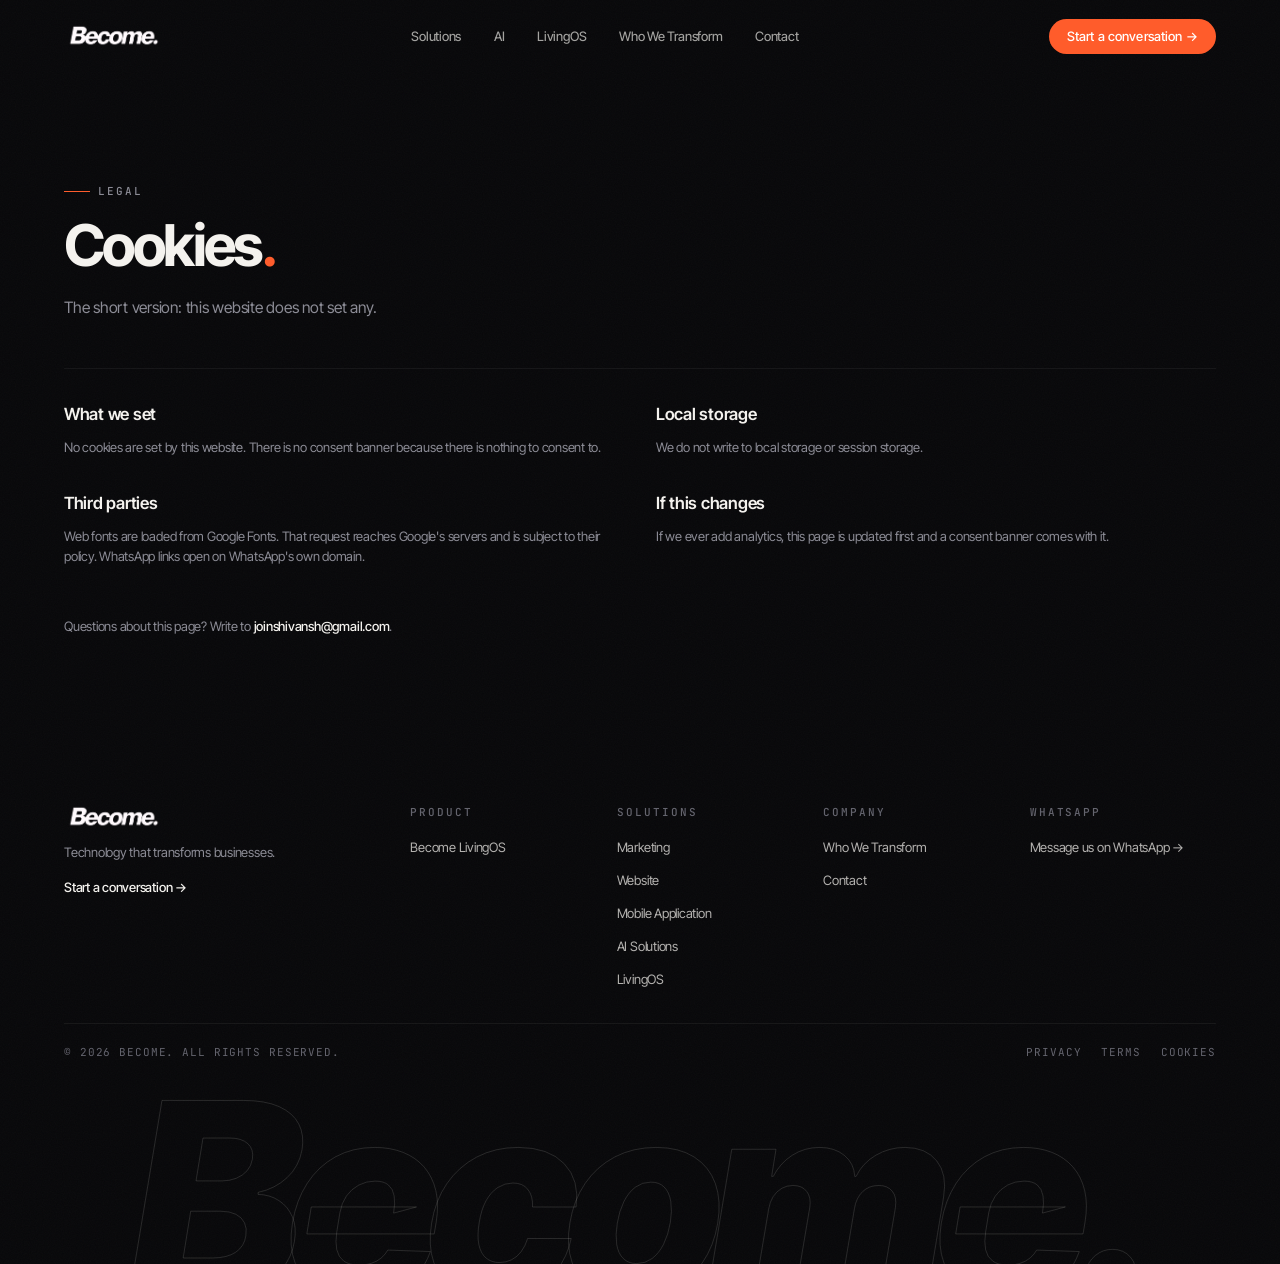
<file: BECOME_WEBSITE/cookies.html>
<!DOCTYPE html>
<html lang="en" class="no-js">
<head>
<meta charset="utf-8">
<meta name="viewport" content="width=device-width, initial-scale=1, viewport-fit=cover">
<title>Cookies — Become.</title>
<meta name="description" content="This website does not set cookies.">
<meta name="theme-color" content="#08080a">
<meta name="color-scheme" content="dark">

<meta property="og:type" content="website">
<meta property="og:site_name" content="Become.">
<meta property="og:title" content="Cookies — Become.">
<meta property="og:description" content="This website does not set cookies.">
<meta property="og:image" content="assets/img/hero-flow.jpg">

<link rel="icon" href="assets/Become..png" type="image/png">
<link rel="apple-touch-icon" href="assets/Become..png">

<link rel="preconnect" href="https://fonts.googleapis.com">
<link rel="preconnect" href="https://fonts.gstatic.com" crossorigin>
<link rel="stylesheet" href="https://fonts.googleapis.com/css2?family=Inter+Tight:ital,wght@0,300;0,400;0,500;0,600;0,700;0,800;1,600;1,700;1,800&family=Instrument+Serif:ital@0;1&family=JetBrains+Mono:wght@400;500&display=swap">

<link rel="stylesheet" href="css/tokens.css">
<link rel="stylesheet" href="css/base.css">
<link rel="stylesheet" href="css/chrome.css">
<link rel="stylesheet" href="css/sections-a.css">
<link rel="stylesheet" href="css/sections-b.css">
<link rel="stylesheet" href="css/pages.css">
<link rel="stylesheet" href="css/mobile.css">

<script>document.documentElement.className = document.documentElement.className.replace('no-js', 'js');</script>
</head>

<body data-page="sub">

<a class="skip-link" href="#main">Skip to content</a>

<!-- ════ BOOT ════════════════════════════════════════════════ -->
<div class="boot" id="boot" role="status" aria-label="Loading">
  <div class="boot__inner">
    <div class="boot__word" aria-hidden="true">
      <span style="--i:0ms">B</span><span style="--i:55ms">e</span><span style="--i:110ms">c</span><span style="--i:165ms">o</span><span style="--i:220ms">m</span><span style="--i:275ms">e</span><span style="--i:330ms">.</span>
    </div>
    <div class="boot__bar"><i id="bootBar"></i></div>
    <div class="boot__meta">
      <span>Loading</span>
      <span id="bootPct">0%</span>
    </div>
  </div>
</div>

<!-- ════ CHROME ══════════════════════════════════════════════ -->
<div class="grain" aria-hidden="true"></div>

<div class="cursor" id="cursor" aria-hidden="true">
  <div class="cursor__ring"><span class="cursor__label" id="cursorLabel">Drag</span></div>
  <div class="cursor__dot"></div>
</div>

<div class="progress" aria-hidden="true"><i id="progressBar"></i></div>

<header class="nav" id="nav">
  <div class="nav__inner">
    <a class="nav__brand" href="index.html" aria-label="Become. — home">
      <img class="nav__logo" src="assets/Become..png" alt="Become." width="140" height="26">
    </a>

    <nav class="nav__links" id="navLinks" aria-label="Primary">
      <span class="nav__pill" id="navPill" aria-hidden="true"></span>
    </nav>

    <div class="nav__actions">
      <a class="btn nav__cta" href="index.html#contact" data-cta data-magnetic>
        <span data-cta-label>Start a conversation →</span>
      </a>
      <button class="nav__toggle" id="navToggle" type="button"
              aria-label="Open menu" aria-expanded="false" aria-controls="menu">
        <i></i><i></i>
      </button>
    </div>
  </div>
</header>

<div class="menu" id="menu" aria-hidden="true" data-native-scroll>
  <div class="menu__bg" aria-hidden="true"></div>
  <div></div>
  <nav class="menu__body" id="menuBody" aria-label="Mobile"></nav>
  <div class="menu__foot">
    <span>Technology that transforms businesses.</span>
    <a class="link" href="index.html#contact" data-cta data-menu-close>
      <span data-cta-label>Start a conversation →</span>
    </a>
  </div>
</div>

<div class="page">
<main id="main">

<section class="section" id="top" style="padding-top:calc(var(--nav-h) + var(--s-7))">
  <div class="shell">
    <div class="band__head">
      <p class="eyebrow" data-reveal="fade">Legal</p>
      <h1 class="band__title" data-reveal="rise">Cookies<span class="ember-text">.</span></h1>
      <p class="prose" data-reveal="fade">The short version: this website does not set any.</p>
    </div>
    <div class="flist flist--2" data-reveal="fade">
      <div class="fitem" style="gap:.6rem"><b>What we set</b><span>No cookies are set by this website. There is no consent banner because there is nothing to consent to.</span></div>
      <div class="fitem" style="gap:.6rem"><b>Local storage</b><span>We do not write to local storage or session storage.</span></div>
      <div class="fitem" style="gap:.6rem"><b>Third parties</b><span>Web fonts are loaded from Google Fonts. That request reaches Google's servers and is subject to their policy. WhatsApp links open on WhatsApp's own domain.</span></div>
      <div class="fitem" style="gap:.6rem"><b>If this changes</b><span>If we ever add analytics, this page is updated first and a consent banner comes with it.</span></div>
    </div>
    <p class="note" style="margin-top:var(--s-5)">
      Questions about this page? Write to
      <a class="link" href="mailto:joinshivansh@gmail.com"><span>joinshivansh@gmail.com</span></a>.
    </p>
  </div>
</section>

</main>

<!-- ════ FOOTER ══════════════════════════════════════════════ -->
<footer class="footer">
  <div class="shell">
    <div class="footer__grid">
      <div class="footer__brand">
        <img class="footer__logo" src="assets/Become..png" alt="Become." width="150" height="28">
        <p class="footer__tag">Technology that transforms businesses.</p>
        <a class="link" href="index.html#contact" data-cta style="justify-self:start">
          <span data-cta-label>Start a conversation →</span>
        </a>
      </div>

      <nav class="footer__col" aria-label="Product">
        <h3>Product</h3>
        <ul id="footProduct"></ul>
      </nav>
      <nav class="footer__col" aria-label="Solutions">
        <h3>Solutions</h3>
        <ul id="footSolutions"></ul>
      </nav>
      <nav class="footer__col" aria-label="Company">
        <h3>Company</h3>
        <ul id="footCompany"></ul>
      </nav>
      <nav class="footer__col" aria-label="WhatsApp">
        <h3>WhatsApp</h3>
        <ul>
          <li><a href="#" data-whatsapp>Message us on WhatsApp →</a></li>
        </ul>
      </nav>
    </div>

    <div class="footer__bar">
      <span>&copy; <span id="year">2026</span> Become. All rights reserved.</span>
      <nav class="footer__legal" aria-label="Legal">
        <a href="privacy.html">Privacy</a>
        <a href="terms.html">Terms</a>
        <a href="cookies.html">Cookies</a>
      </nav>
    </div>

    <p class="footer__mark" aria-hidden="true">Become.</p>
  </div>
</footer>
</div>

<button class="to-top" id="toTop" type="button" aria-label="Back to top">
  <svg width="15" height="15" viewBox="0 0 16 16" fill="none" aria-hidden="true">
    <path d="M8 13V3m0 0L3.5 7.5M8 3l4.5 4.5" stroke="currentColor" stroke-width="1.5" stroke-linecap="round" stroke-linejoin="round"/>
  </svg>
</button>

<script src="js/data.js"></script>
<script src="js/motion.js"></script>
<script src="js/chrome.js"></script>
<script src="js/pages.js"></script>
<script src="js/main.js"></script>
</body>
</html>
</file>
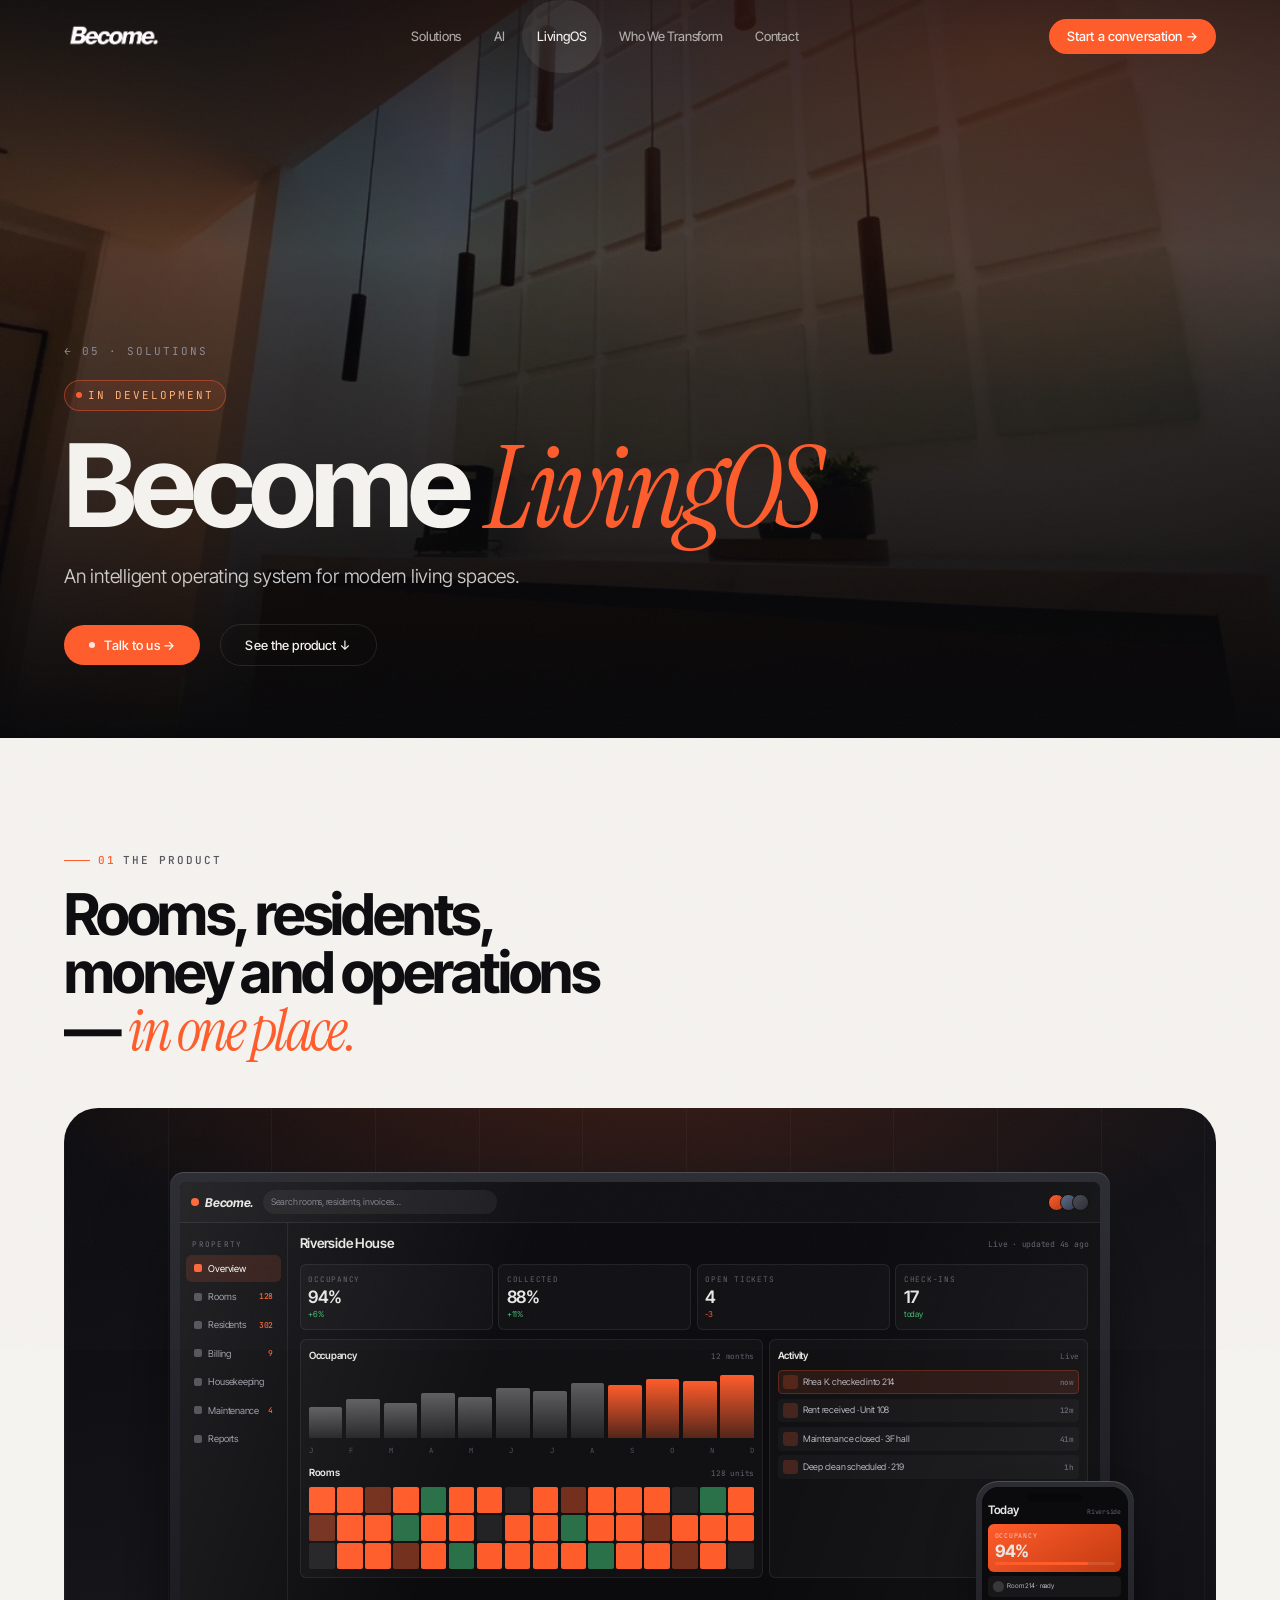
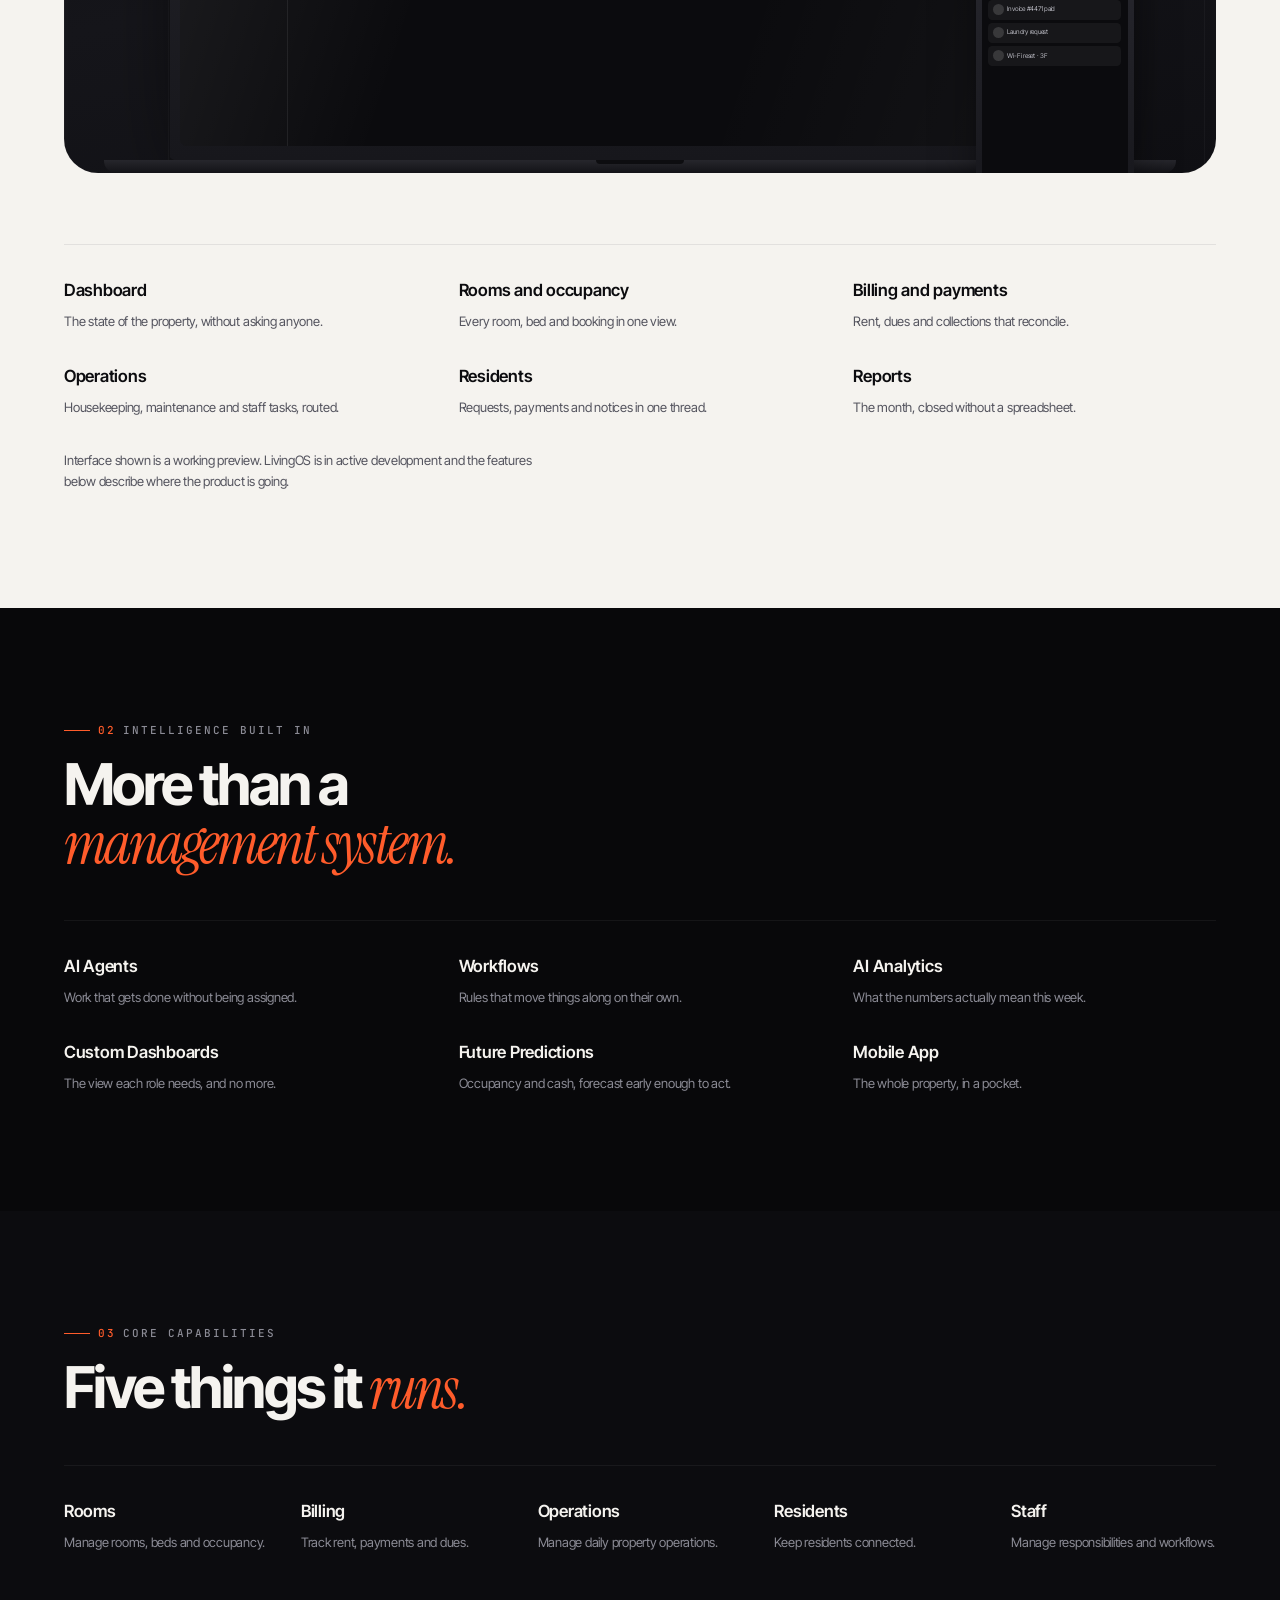
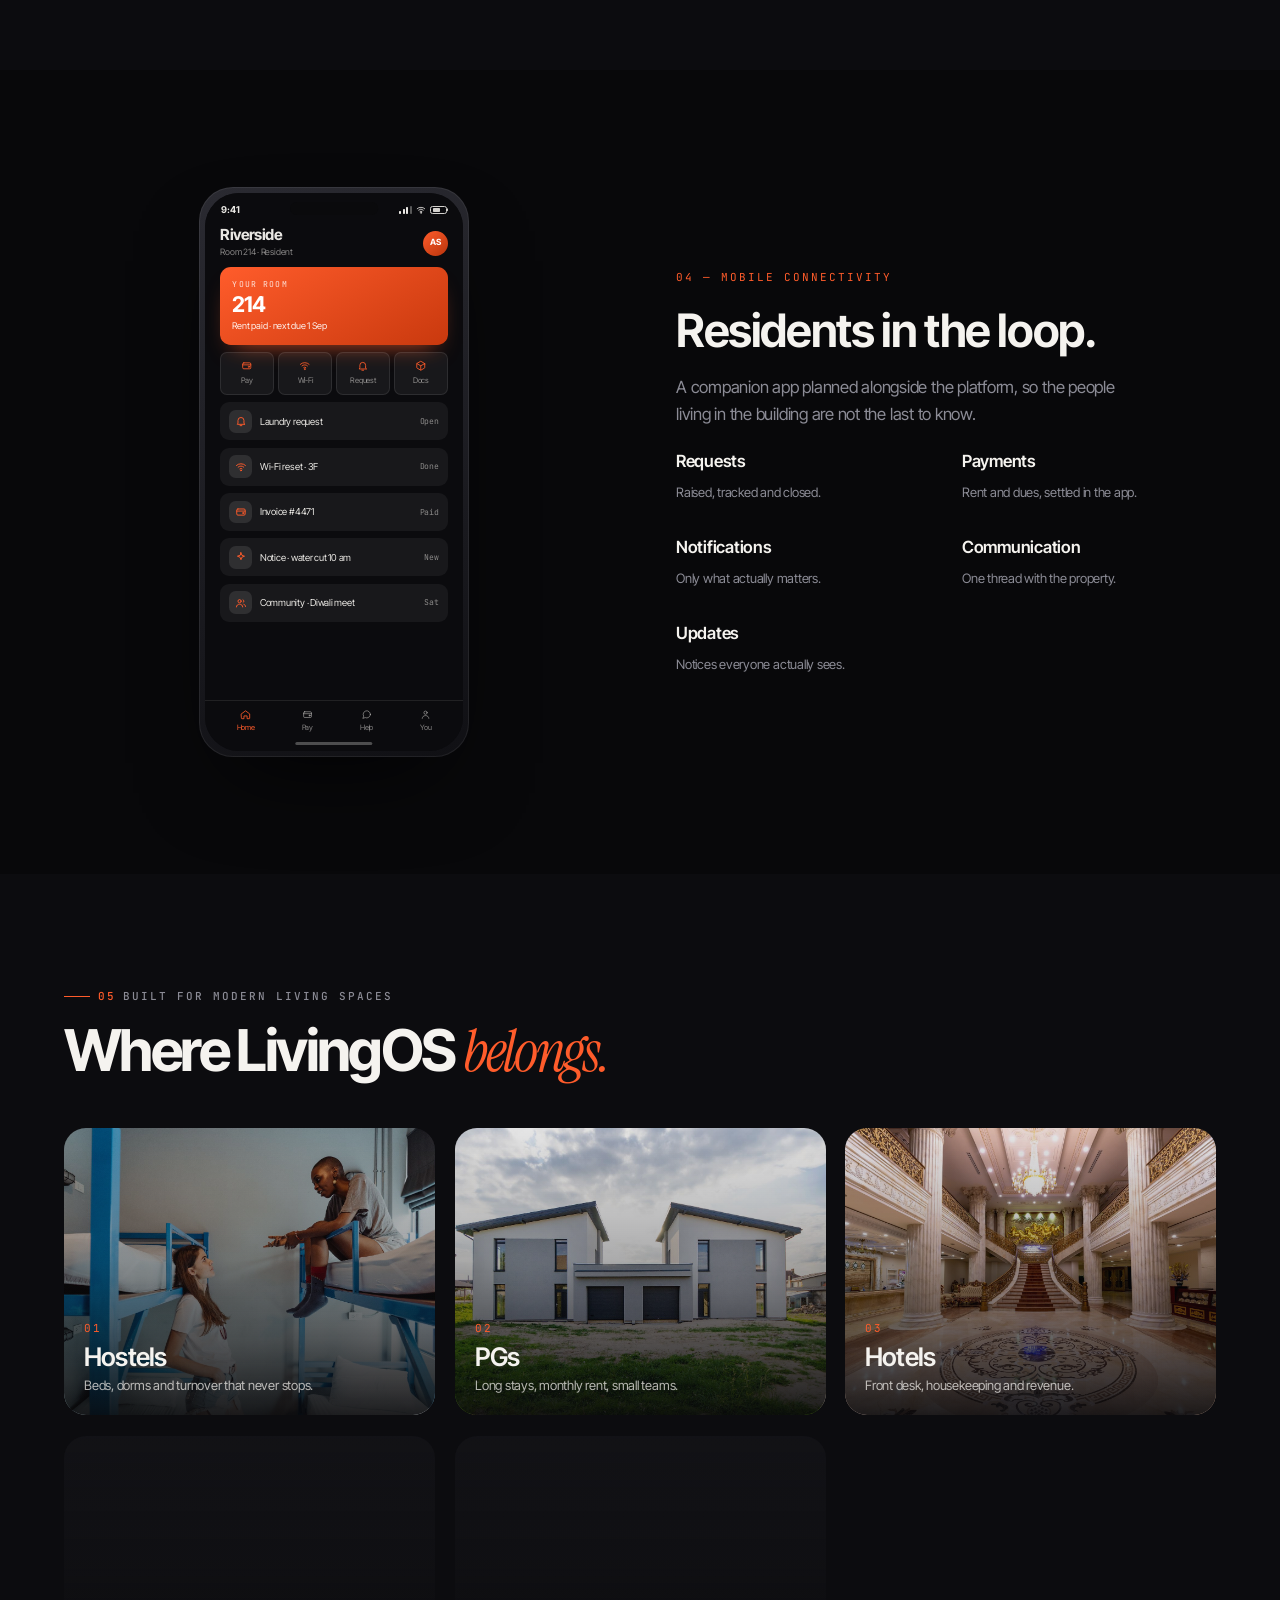
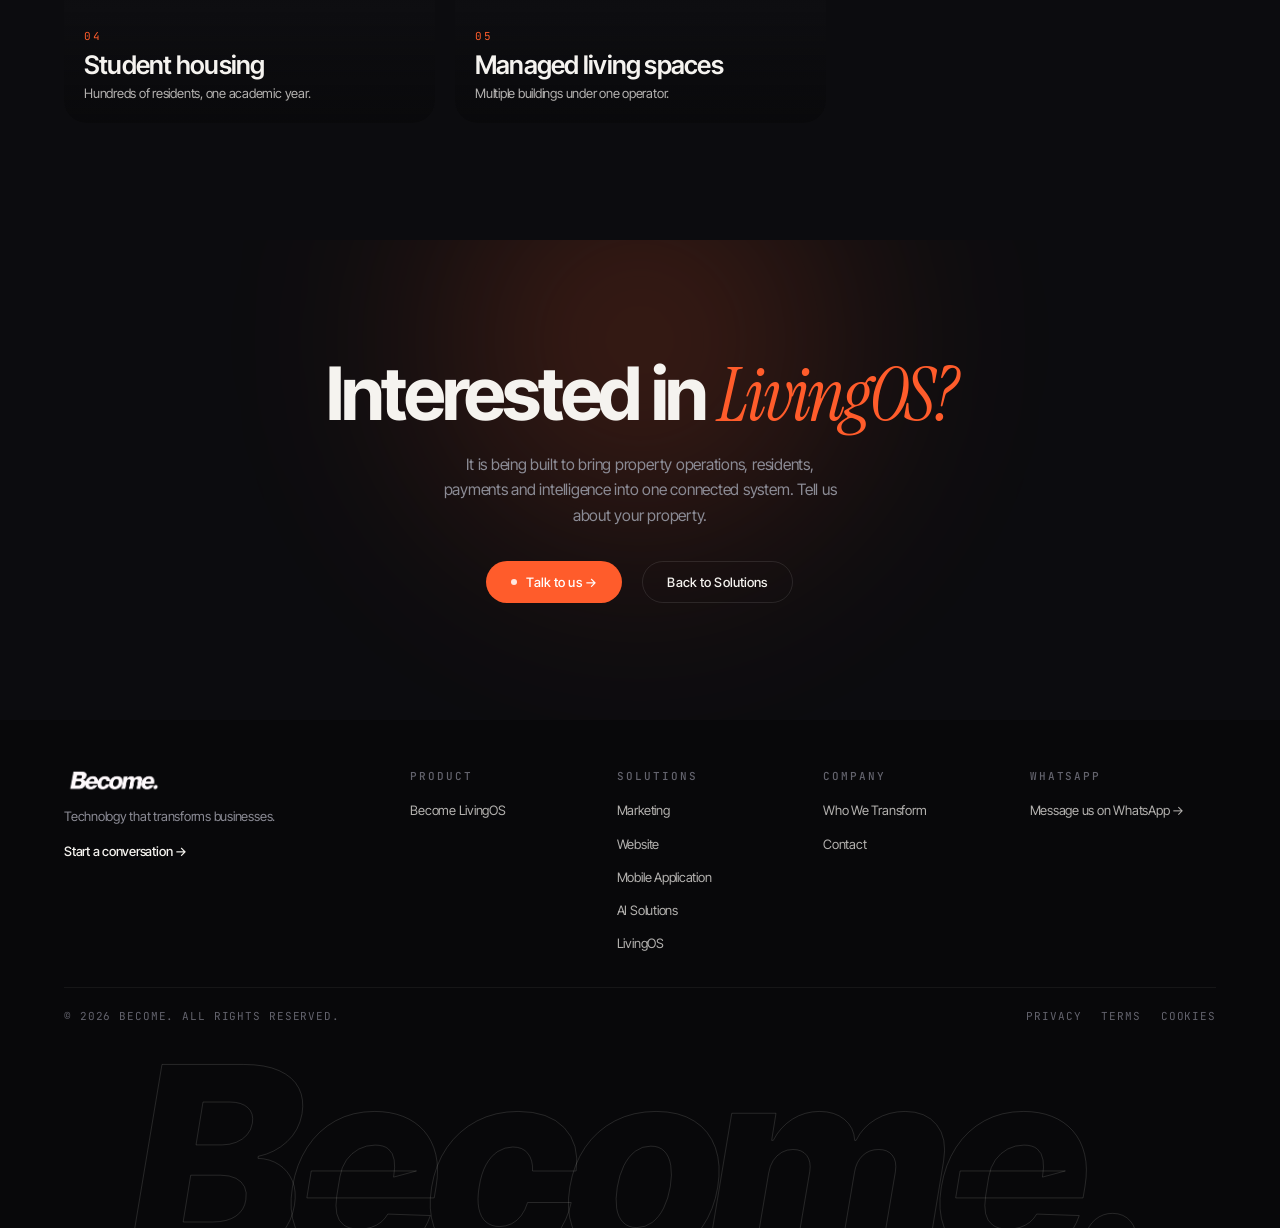
<file: BECOME_WEBSITE/livingos.html>
<!DOCTYPE html>
<html lang="en" class="no-js">
<head>
<meta charset="utf-8">
<meta name="viewport" content="width=device-width, initial-scale=1, viewport-fit=cover">
<title>Become LivingOS — an intelligent OS for living spaces</title>
<meta name="description" content="Become LivingOS brings property operations, residents, payments and intelligence into one connected system. In development.">
<meta name="theme-color" content="#08080a">
<meta name="color-scheme" content="dark">

<meta property="og:type" content="website">
<meta property="og:site_name" content="Become.">
<meta property="og:title" content="Become LivingOS — an intelligent OS for living spaces">
<meta property="og:description" content="Become LivingOS brings property operations, residents, payments and intelligence into one connected system. In development.">
<meta property="og:image" content="assets/video/livingos-hero.jpg">

<link rel="icon" href="assets/Become..png" type="image/png">
<link rel="apple-touch-icon" href="assets/Become..png">

<link rel="preconnect" href="https://fonts.googleapis.com">
<link rel="preconnect" href="https://fonts.gstatic.com" crossorigin>
<link rel="stylesheet" href="https://fonts.googleapis.com/css2?family=Inter+Tight:ital,wght@0,300;0,400;0,500;0,600;0,700;0,800;1,600;1,700;1,800&family=Instrument+Serif:ital@0;1&family=JetBrains+Mono:wght@400;500&display=swap">

<link rel="stylesheet" href="css/tokens.css">
<link rel="stylesheet" href="css/base.css">
<link rel="stylesheet" href="css/chrome.css">
<link rel="stylesheet" href="css/sections-a.css">
<link rel="stylesheet" href="css/sections-b.css">
<link rel="stylesheet" href="css/pages.css">
<link rel="stylesheet" href="css/mobile.css">

<script>document.documentElement.className = document.documentElement.className.replace('no-js', 'js');</script>
</head>

<body data-page="sub" data-nav="livingos.html">

<a class="skip-link" href="#main">Skip to content</a>

<!-- ════ BOOT ════════════════════════════════════════════════ -->
<div class="boot" id="boot" role="status" aria-label="Loading">
  <div class="boot__inner">
    <div class="boot__word" aria-hidden="true">
      <span style="--i:0ms">B</span><span style="--i:55ms">e</span><span style="--i:110ms">c</span><span style="--i:165ms">o</span><span style="--i:220ms">m</span><span style="--i:275ms">e</span><span style="--i:330ms">.</span>
    </div>
    <div class="boot__bar"><i id="bootBar"></i></div>
    <div class="boot__meta">
      <span>Loading</span>
      <span id="bootPct">0%</span>
    </div>
  </div>
</div>

<!-- ════ CHROME ══════════════════════════════════════════════ -->
<div class="grain" aria-hidden="true"></div>

<div class="cursor" id="cursor" aria-hidden="true">
  <div class="cursor__ring"><span class="cursor__label" id="cursorLabel">Drag</span></div>
  <div class="cursor__dot"></div>
</div>

<div class="progress" aria-hidden="true"><i id="progressBar"></i></div>

<header class="nav" id="nav">
  <div class="nav__inner">
    <a class="nav__brand" href="index.html" aria-label="Become. — home">
      <img class="nav__logo" src="assets/Become..png" alt="Become." width="140" height="26">
    </a>

    <nav class="nav__links" id="navLinks" aria-label="Primary">
      <span class="nav__pill" id="navPill" aria-hidden="true"></span>
    </nav>

    <div class="nav__actions">
      <a class="btn nav__cta" href="index.html#contact" data-cta data-magnetic>
        <span data-cta-label>Start a conversation →</span>
      </a>
      <button class="nav__toggle" id="navToggle" type="button"
              aria-label="Open menu" aria-expanded="false" aria-controls="menu">
        <i></i><i></i>
      </button>
    </div>
  </div>
</header>

<div class="menu" id="menu" aria-hidden="true" data-native-scroll>
  <div class="menu__bg" aria-hidden="true"></div>
  <div></div>
  <nav class="menu__body" id="menuBody" aria-label="Mobile"></nav>
  <div class="menu__foot">
    <span>Technology that transforms businesses.</span>
    <a class="link" href="index.html#contact" data-cta data-menu-close>
      <span data-cta-label>Start a conversation →</span>
    </a>
  </div>
</div>

<div class="page">
<main id="main">

<!-- ════ HERO ════════════════════════════════════════════════ -->
<section class="phero" id="top">
  <div class="phero__media" data-parallax="0.12">
    <video class="" playsinline muted loop preload="none" poster="assets/video/livingos-hero.jpg" data-src="assets/video/livingos-hero.mp4" aria-hidden="true"></video>
  </div>
  <div class="phero__veil" aria-hidden="true"></div>
  <div class="phero__body">
    <a class="crumb" href="index.html#solutions" data-reveal="fade">← 05 · Solutions</a>
    <span class="status" data-reveal="fade"><i aria-hidden="true"></i> In development</span>
    <h1 class="phero__title" data-reveal="rise">Become <em>LivingOS</em></h1>
    <p class="phero__sub" data-reveal="fade" style="--reveal-delay:120ms">
      An intelligent operating system for modern living spaces.
    </p>
    <div class="phero__actions" data-reveal="fade" style="--reveal-delay:200ms">
      <a class="btn" href="index.html#contact" data-magnetic>
        <span class="btn__dot" aria-hidden="true"></span><span>Talk to us →</span>
      </a>
      <a class="btn btn--ghost" href="#product" data-magnetic><span>See the product ↓</span></a>
    </div>
  </div>
</section>

<!-- ════ PRODUCT SHOWCASE ════════════════════════════════════ -->
<section class="section is-light products" id="product">
  <div class="shell">
    <div class="band__head">
      <p class="eyebrow" data-reveal="fade"><span class="eyebrow__num">01</span> The product</p>
      <h2 class="band__title" data-reveal="rise">Rooms, residents, money and operations — <em>in one place.</em></h2>
    </div>

    <div class="showcase" data-reveal="scale">
      <div class="showcase__inner">
        <div class="device" id="device">
          <div class="device__screen" id="deviceScreen">
            <div class="device__glass">
              <div class="os" id="osUi"></div>
            </div>
          </div>
          <div class="device__base"></div>
          <div class="phone" aria-hidden="true">
            <div class="phone__glass">
              <div class="phone__notch"></div>
              <div class="os-m" id="osMobile"></div>
            </div>
          </div>
        </div>
      </div>
    </div>

    <div class="flist flist--3" style="margin-top:var(--s-6)" data-reveal="fade">
      <div class="fitem"><b>Dashboard</b><span>The state of the property, without asking anyone.</span></div>
      <div class="fitem"><b>Rooms and occupancy</b><span>Every room, bed and booking in one view.</span></div>
      <div class="fitem"><b>Billing and payments</b><span>Rent, dues and collections that reconcile.</span></div>
      <div class="fitem"><b>Operations</b><span>Housekeeping, maintenance and staff tasks, routed.</span></div>
      <div class="fitem"><b>Residents</b><span>Requests, payments and notices in one thread.</span></div>
      <div class="fitem"><b>Reports</b><span>The month, closed without a spreadsheet.</span></div>
    </div>

    <p class="note" style="margin-top:var(--s-4)" data-reveal="fade">
      Interface shown is a working preview. LivingOS is in active development and
      the features below describe where the product is going.
    </p>
  </div>
</section>

<!-- ════ INTELLIGENCE BUILT IN ═══════════════════════════════ -->
<section class="section" id="intelligence">
  <div class="shell">
    <div class="band__head">
      <p class="eyebrow" data-reveal="fade"><span class="eyebrow__num">02</span> Intelligence built in</p>
      <h2 class="band__title" data-reveal="rise">More than a <em>management system.</em></h2>
    </div>
    <div class="flist flist--3" data-reveal="fade">
      <div class="fitem"><b>AI Agents</b><span>Work that gets done without being assigned.</span></div>
      <div class="fitem"><b>Workflows</b><span>Rules that move things along on their own.</span></div>
      <div class="fitem"><b>AI Analytics</b><span>What the numbers actually mean this week.</span></div>
      <div class="fitem"><b>Custom Dashboards</b><span>The view each role needs, and no more.</span></div>
      <div class="fitem"><b>Future Predictions</b><span>Occupancy and cash, forecast early enough to act.</span></div>
      <div class="fitem"><b>Mobile App</b><span>The whole property, in a pocket.</span></div>
    </div>
  </div>
</section>

<!-- ════ CORE CAPABILITIES ═══════════════════════════════════ -->
<section class="section" id="capabilities" style="background:var(--ink)">
  <div class="shell">
    <div class="band__head">
      <p class="eyebrow" data-reveal="fade"><span class="eyebrow__num">03</span> Core capabilities</p>
      <h2 class="band__title" data-reveal="rise">Five things it <em>runs.</em></h2>
    </div>
    <div class="flist flist--5" data-reveal="fade">
      <div class="fitem"><b>Rooms</b><span>Manage rooms, beds and occupancy.</span></div>
      <div class="fitem"><b>Billing</b><span>Track rent, payments and dues.</span></div>
      <div class="fitem"><b>Operations</b><span>Manage daily property operations.</span></div>
      <div class="fitem"><b>Residents</b><span>Keep residents connected.</span></div>
      <div class="fitem"><b>Staff</b><span>Manage responsibilities and workflows.</span></div>
    </div>
  </div>
</section>

<!-- ════ MOBILE CONNECTIVITY ═════════════════════════════════ -->
<section class="section" id="mobile">
  <div class="shell">
    <div class="split">
      <div style="display:grid;justify-items:center" data-reveal="scale">
        <div class="pmock" style="width:clamp(190px,26vw,270px)">
          <div class="pmock__screen"><span class="pmock__notch" aria-hidden="true"></span>
            <div class="appui"><div class="appui__bar"><b>9:41</b><span class="appui__stat"><span class="appui__sig" aria-hidden="true"><i></i><i></i><i></i><i></i></span><svg viewBox="0 0 24 24" width="1.05em" height="1.05em" fill="none" stroke="currentColor" stroke-width="2" stroke-linecap="round" stroke-linejoin="round" aria-hidden="true"><path d="M2.9 9a13 13 0 0 1 18.2 0"/><path d="M6.3 12.3a8.1 8.1 0 0 1 11.4 0"/><path d="M9.7 15.7a3.4 3.4 0 0 1 4.6 0"/><circle cx="12" cy="19" r="1"/></svg><span class="appui__batt" aria-hidden="true"></span></span></div><div class="appui__top"><span class="appui__title"><b>Riverside</b><small>Room 214 · Resident</small></span><span class="appui__avatar">AS</span></div><div class="appui__body"><div class="appui__hero"><small>Your room</small><b>214</b><span>Rent paid · next due 1 Sep</span></div><div class="appui__quick"><div><svg viewBox="0 0 24 24" width="1.5em" height="1.5em" fill="none" stroke="currentColor" stroke-width="1.8" stroke-linecap="round" stroke-linejoin="round" aria-hidden="true"><rect x="3.5" y="6" width="17" height="12.4" rx="2.4"/><path d="M3.5 10.2h17"/><circle cx="16.4" cy="14.2" r="1.2"/></svg><span>Pay</span></div><div><svg viewBox="0 0 24 24" width="1.5em" height="1.5em" fill="none" stroke="currentColor" stroke-width="1.8" stroke-linecap="round" stroke-linejoin="round" aria-hidden="true"><path d="M2.9 9a13 13 0 0 1 18.2 0"/><path d="M6.3 12.3a8.1 8.1 0 0 1 11.4 0"/><path d="M9.7 15.7a3.4 3.4 0 0 1 4.6 0"/><circle cx="12" cy="19" r="1"/></svg><span>Wi-Fi</span></div><div><svg viewBox="0 0 24 24" width="1.5em" height="1.5em" fill="none" stroke="currentColor" stroke-width="1.8" stroke-linecap="round" stroke-linejoin="round" aria-hidden="true"><path d="M18 16.4V11a6 6 0 1 0-12 0v5.4L4.6 18.8h14.8z"/><path d="M10.2 21.4h3.6"/></svg><span>Request</span></div><div><svg viewBox="0 0 24 24" width="1.5em" height="1.5em" fill="none" stroke="currentColor" stroke-width="1.8" stroke-linecap="round" stroke-linejoin="round" aria-hidden="true"><path d="M20.4 8.2v7.6a1.4 1.4 0 0 1-.7 1.2l-6.9 4a1.4 1.4 0 0 1-1.4 0l-7-4a1.4 1.4 0 0 1-.7-1.2V8.2a1.4 1.4 0 0 1 .7-1.2l7-4a1.4 1.4 0 0 1 1.4 0l6.9 4a1.4 1.4 0 0 1 .7 1.2z"/><path d="m3.9 7.5 8.1 4.7 8.1-4.7M12 20.6V12.2"/></svg><span>Docs</span></div></div><div class="appui__row"><i><svg viewBox="0 0 24 24" width="1.25em" height="1.25em" fill="none" stroke="currentColor" stroke-width="1.9" stroke-linecap="round" stroke-linejoin="round" aria-hidden="true"><path d="M18 16.4V11a6 6 0 1 0-12 0v5.4L4.6 18.8h14.8z"/><path d="M10.2 21.4h3.6"/></svg></i><span>Laundry request</span><u>Open</u></div><div class="appui__row"><i><svg viewBox="0 0 24 24" width="1.25em" height="1.25em" fill="none" stroke="currentColor" stroke-width="1.9" stroke-linecap="round" stroke-linejoin="round" aria-hidden="true"><path d="M2.9 9a13 13 0 0 1 18.2 0"/><path d="M6.3 12.3a8.1 8.1 0 0 1 11.4 0"/><path d="M9.7 15.7a3.4 3.4 0 0 1 4.6 0"/><circle cx="12" cy="19" r="1"/></svg></i><span>Wi-Fi reset · 3F</span><u>Done</u></div><div class="appui__row"><i><svg viewBox="0 0 24 24" width="1.25em" height="1.25em" fill="none" stroke="currentColor" stroke-width="1.9" stroke-linecap="round" stroke-linejoin="round" aria-hidden="true"><rect x="3.5" y="6" width="17" height="12.4" rx="2.4"/><path d="M3.5 10.2h17"/><circle cx="16.4" cy="14.2" r="1.2"/></svg></i><span>Invoice #4471</span><u>Paid</u></div><div class="appui__row"><i><svg viewBox="0 0 24 24" width="1.25em" height="1.25em" fill="none" stroke="currentColor" stroke-width="1.9" stroke-linecap="round" stroke-linejoin="round" aria-hidden="true"><path d="m12 3.4 1.9 5.2 5.2 1.9-5.2 1.9-1.9 5.2-1.9-5.2-5.2-1.9 5.2-1.9z"/></svg></i><span>Notice · water cut 10 am</span><u>New</u></div><div class="appui__row"><i><svg viewBox="0 0 24 24" width="1.25em" height="1.25em" fill="none" stroke="currentColor" stroke-width="1.9" stroke-linecap="round" stroke-linejoin="round" aria-hidden="true"><circle cx="9.2" cy="8.4" r="3.2"/><path d="M2.9 20c0-3.3 2.8-5.5 6.3-5.5s6.3 2.2 6.3 5.5"/><path d="M16.2 5.6a3.2 3.2 0 0 1 0 5.6"/><path d="M17.8 14.7c2.1.6 3.4 2.3 3.4 4.4"/></svg></i><span>Community · Diwali meet</span><u>Sat</u></div></div><div class="appui__tabs"><span class="is-on"><svg viewBox="0 0 24 24" width="1.5em" height="1.5em" fill="none" stroke="currentColor" stroke-width="1.8" stroke-linecap="round" stroke-linejoin="round" aria-hidden="true"><path d="M3 10.6 12 4l9 6.6V20a1 1 0 0 1-1 1h-4.6v-6H8.6v6H4a1 1 0 0 1-1-1z"/></svg><span>Home</span></span><span><svg viewBox="0 0 24 24" width="1.5em" height="1.5em" fill="none" stroke="currentColor" stroke-width="1.8" stroke-linecap="round" stroke-linejoin="round" aria-hidden="true"><rect x="3.5" y="6" width="17" height="12.4" rx="2.4"/><path d="M3.5 10.2h17"/><circle cx="16.4" cy="14.2" r="1.2"/></svg><span>Pay</span></span><span><svg viewBox="0 0 24 24" width="1.5em" height="1.5em" fill="none" stroke="currentColor" stroke-width="1.8" stroke-linecap="round" stroke-linejoin="round" aria-hidden="true"><path d="M20.4 11.6a7.8 7.8 0 0 1-11.3 7L4 20.4l1.8-4.9A7.8 7.8 0 1 1 20.4 11.6z"/></svg><span>Help</span></span><span><svg viewBox="0 0 24 24" width="1.5em" height="1.5em" fill="none" stroke="currentColor" stroke-width="1.8" stroke-linecap="round" stroke-linejoin="round" aria-hidden="true"><circle cx="12" cy="8" r="3.5"/><path d="M4.8 20.4c0-3.6 3.3-6.1 7.2-6.1s7.2 2.5 7.2 6.1"/></svg><span>You</span></span></div></div>
          </div>
        </div>
      </div>
      <div class="split__body">
        <p class="split__num" data-reveal="fade">04 — Mobile connectivity</p>
        <h2 class="split__title" data-reveal="rise">Residents in the loop.</h2>
        <p class="split__copy" data-reveal="fade">
          A companion app planned alongside the platform, so the people living in
          the building are not the last to know.
        </p>
        <div class="flist flist--2" style="border:0;padding:0" data-reveal="fade" style="--reveal-delay:120ms">
          <div class="fitem"><b>Requests</b><span>Raised, tracked and closed.</span></div>
          <div class="fitem"><b>Payments</b><span>Rent and dues, settled in the app.</span></div>
          <div class="fitem"><b>Notifications</b><span>Only what actually matters.</span></div>
          <div class="fitem"><b>Communication</b><span>One thread with the property.</span></div>
          <div class="fitem"><b>Updates</b><span>Notices everyone actually sees.</span></div>
        </div>
      </div>
    </div>
  </div>
</section>

<!-- ════ BUILT FOR ═══════════════════════════════════════════ -->
<section class="section" id="spaces" style="background:var(--ink)">
  <div class="shell">
    <div class="band__head">
      <p class="eyebrow" data-reveal="fade"><span class="eyebrow__num">05</span> Built for modern living spaces</p>
      <h2 class="band__title" data-reveal="rise">Where LivingOS <em>belongs.</em></h2>
    </div>
    <div class="mgrid mgrid--3">
      <article class="mcard" data-reveal="fade">
        <div class="mcard__media"><img src="assets/img/ext/hostel.jpg" alt="A hostel dormitory" loading="lazy" decoding="async"></div>
        <div class="mcard__veil" aria-hidden="true"></div>
        <div class="mcard__body">
          <span class="mcard__num">01</span>
          <h3 class="mcard__name">Hostels</h3>
          <p class="mcard__note">Beds, dorms and turnover that never stops.</p>
        </div>
      </article>
      <article class="mcard" data-reveal="fade">
        <div class="mcard__media"><img src="assets/img/ext/realestate.jpg" alt="A modern house exterior" loading="lazy" decoding="async"></div>
        <div class="mcard__veil" aria-hidden="true"></div>
        <div class="mcard__body">
          <span class="mcard__num">02</span>
          <h3 class="mcard__name">PGs</h3>
          <p class="mcard__note">Long stays, monthly rent, small teams.</p>
        </div>
      </article>
      <article class="mcard" data-reveal="fade">
        <div class="mcard__media"><img src="assets/img/ext/hotel.jpg" alt="A hotel lobby" loading="lazy" decoding="async"></div>
        <div class="mcard__veil" aria-hidden="true"></div>
        <div class="mcard__body">
          <span class="mcard__num">03</span>
          <h3 class="mcard__name">Hotels</h3>
          <p class="mcard__note">Front desk, housekeeping and revenue.</p>
        </div>
      </article>
      <article class="mcard" data-reveal="fade">
        <div class="mcard__media"><img src="assets/img/ext/student.jpg" alt="Students in a shared room" loading="lazy" decoding="async"></div>
        <div class="mcard__veil" aria-hidden="true"></div>
        <div class="mcard__body">
          <span class="mcard__num">04</span>
          <h3 class="mcard__name">Student housing</h3>
          <p class="mcard__note">Hundreds of residents, one academic year.</p>
        </div>
      </article>
      <article class="mcard" data-reveal="fade">
        <div class="mcard__media"><img src="assets/img/ext/city.jpg" alt="A city skyline at night" loading="lazy" decoding="async"></div>
        <div class="mcard__veil" aria-hidden="true"></div>
        <div class="mcard__body">
          <span class="mcard__num">05</span>
          <h3 class="mcard__name">Managed living spaces</h3>
          <p class="mcard__note">Multiple buildings under one operator.</p>
        </div>
      </article>
    </div>
  </div>
</section>

<section class="section cta-band">
  <div class="bloom" style="width:640px;height:640px;top:-220px;left:50%;transform:translateX(-50%)" aria-hidden="true"></div>
  <div class="shell cta-band__inner">
    <h2 class="cta-band__title" data-reveal="rise">Interested in <em>LivingOS?</em></h2>
    <p class="prose" data-reveal="fade" style="max-width:46ch">It is being built to bring property operations, residents, payments and intelligence into one connected system. Tell us about your property.</p>
    <div class="cta-band__actions" data-reveal="fade">
      <a class="btn" href="index.html#contact" data-magnetic>
        <span class="btn__dot" aria-hidden="true"></span><span>Talk to us →</span>
      </a>
        <a class="btn btn--ghost" href="index.html#solutions" data-magnetic><span>Back to Solutions</span></a>
    </div>
  </div>
</section>

</main>

<!-- ════ FOOTER ══════════════════════════════════════════════ -->
<footer class="footer">
  <div class="shell">
    <div class="footer__grid">
      <div class="footer__brand">
        <img class="footer__logo" src="assets/Become..png" alt="Become." width="150" height="28">
        <p class="footer__tag">Technology that transforms businesses.</p>
        <a class="link" href="index.html#contact" data-cta style="justify-self:start">
          <span data-cta-label>Start a conversation →</span>
        </a>
      </div>

      <nav class="footer__col" aria-label="Product">
        <h3>Product</h3>
        <ul id="footProduct"></ul>
      </nav>
      <nav class="footer__col" aria-label="Solutions">
        <h3>Solutions</h3>
        <ul id="footSolutions"></ul>
      </nav>
      <nav class="footer__col" aria-label="Company">
        <h3>Company</h3>
        <ul id="footCompany"></ul>
      </nav>
      <nav class="footer__col" aria-label="WhatsApp">
        <h3>WhatsApp</h3>
        <ul>
          <li><a href="#" data-whatsapp>Message us on WhatsApp →</a></li>
        </ul>
      </nav>
    </div>

    <div class="footer__bar">
      <span>&copy; <span id="year">2026</span> Become. All rights reserved.</span>
      <nav class="footer__legal" aria-label="Legal">
        <a href="privacy.html">Privacy</a>
        <a href="terms.html">Terms</a>
        <a href="cookies.html">Cookies</a>
      </nav>
    </div>

    <p class="footer__mark" aria-hidden="true">Become.</p>
  </div>
</footer>
</div>

<button class="to-top" id="toTop" type="button" aria-label="Back to top">
  <svg width="15" height="15" viewBox="0 0 16 16" fill="none" aria-hidden="true">
    <path d="M8 13V3m0 0L3.5 7.5M8 3l4.5 4.5" stroke="currentColor" stroke-width="1.5" stroke-linecap="round" stroke-linejoin="round"/>
  </svg>
</button>

<script src="js/data.js"></script>
<script src="js/motion.js"></script>
<script src="js/chrome.js"></script>
<script src="js/os-ui.js"></script>
<script src="js/pages.js"></script>
<script src="js/main.js"></script>
</body>
</html>
</file>
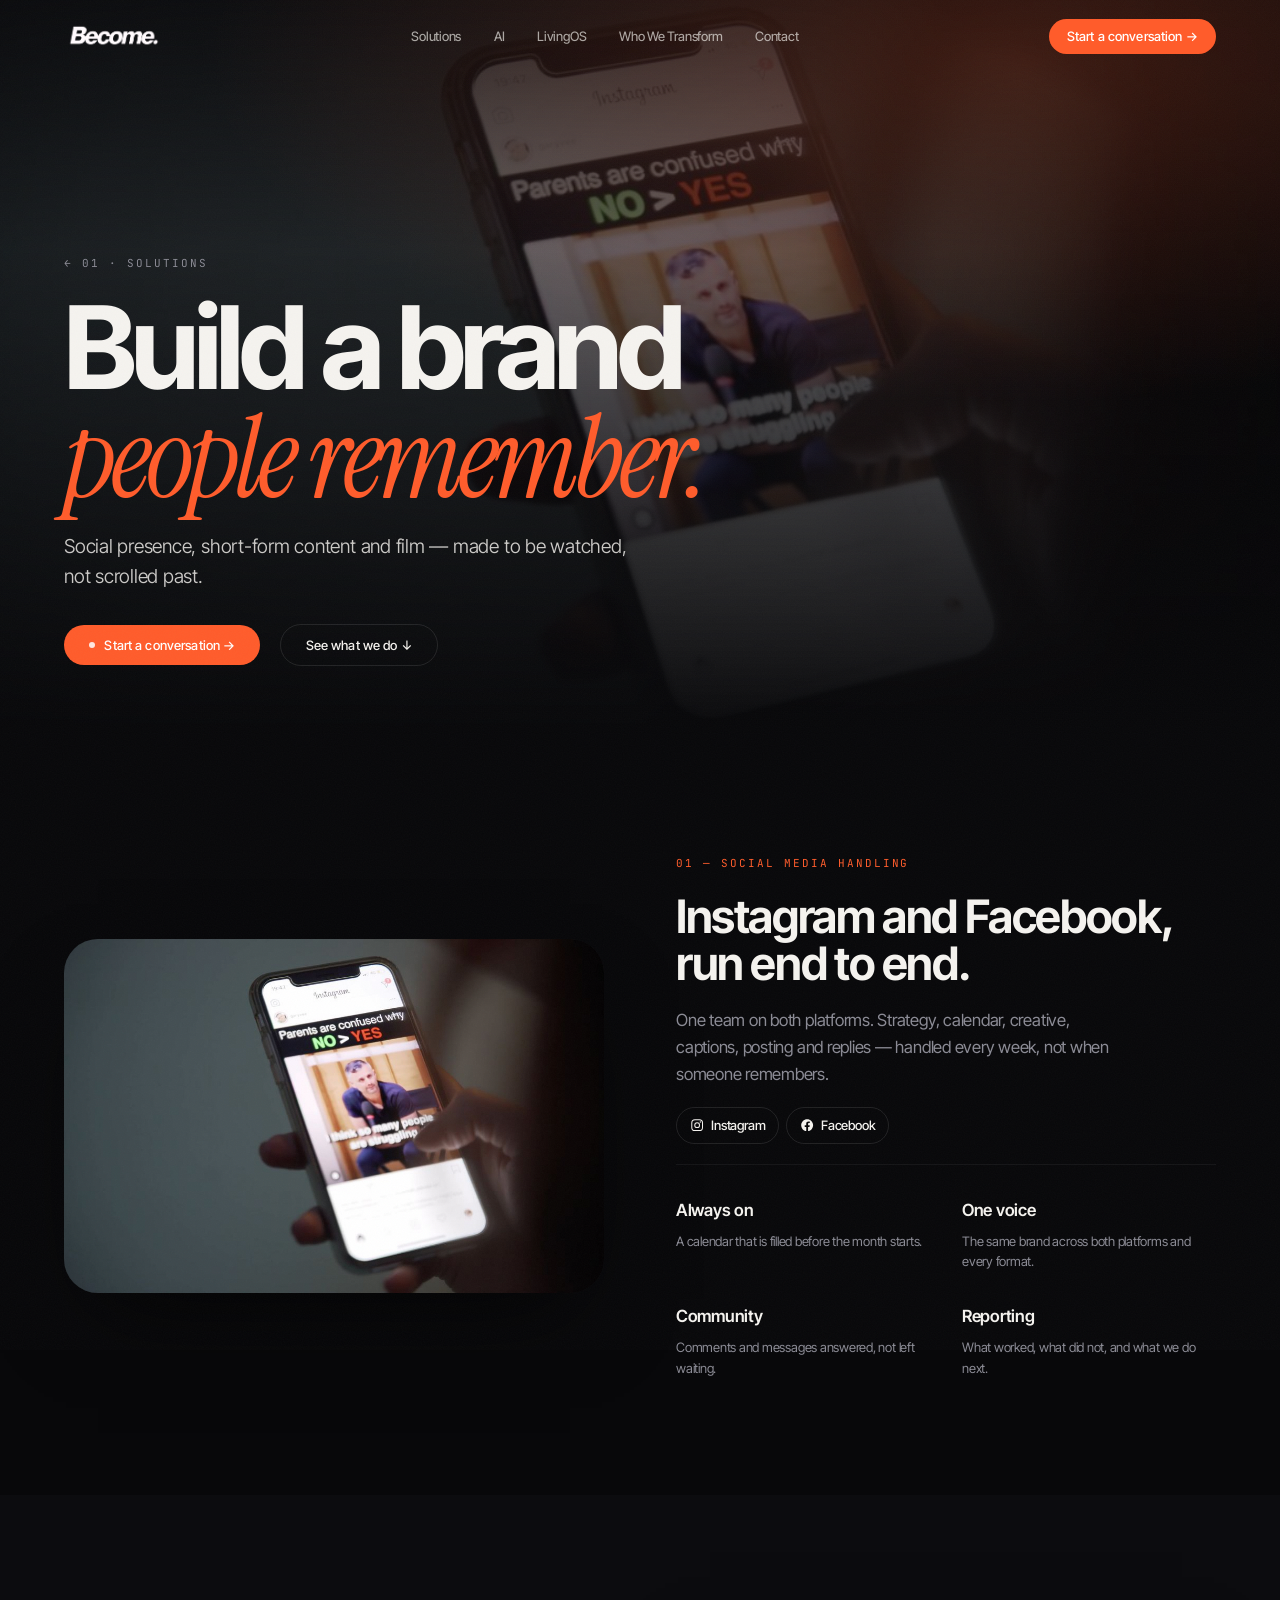
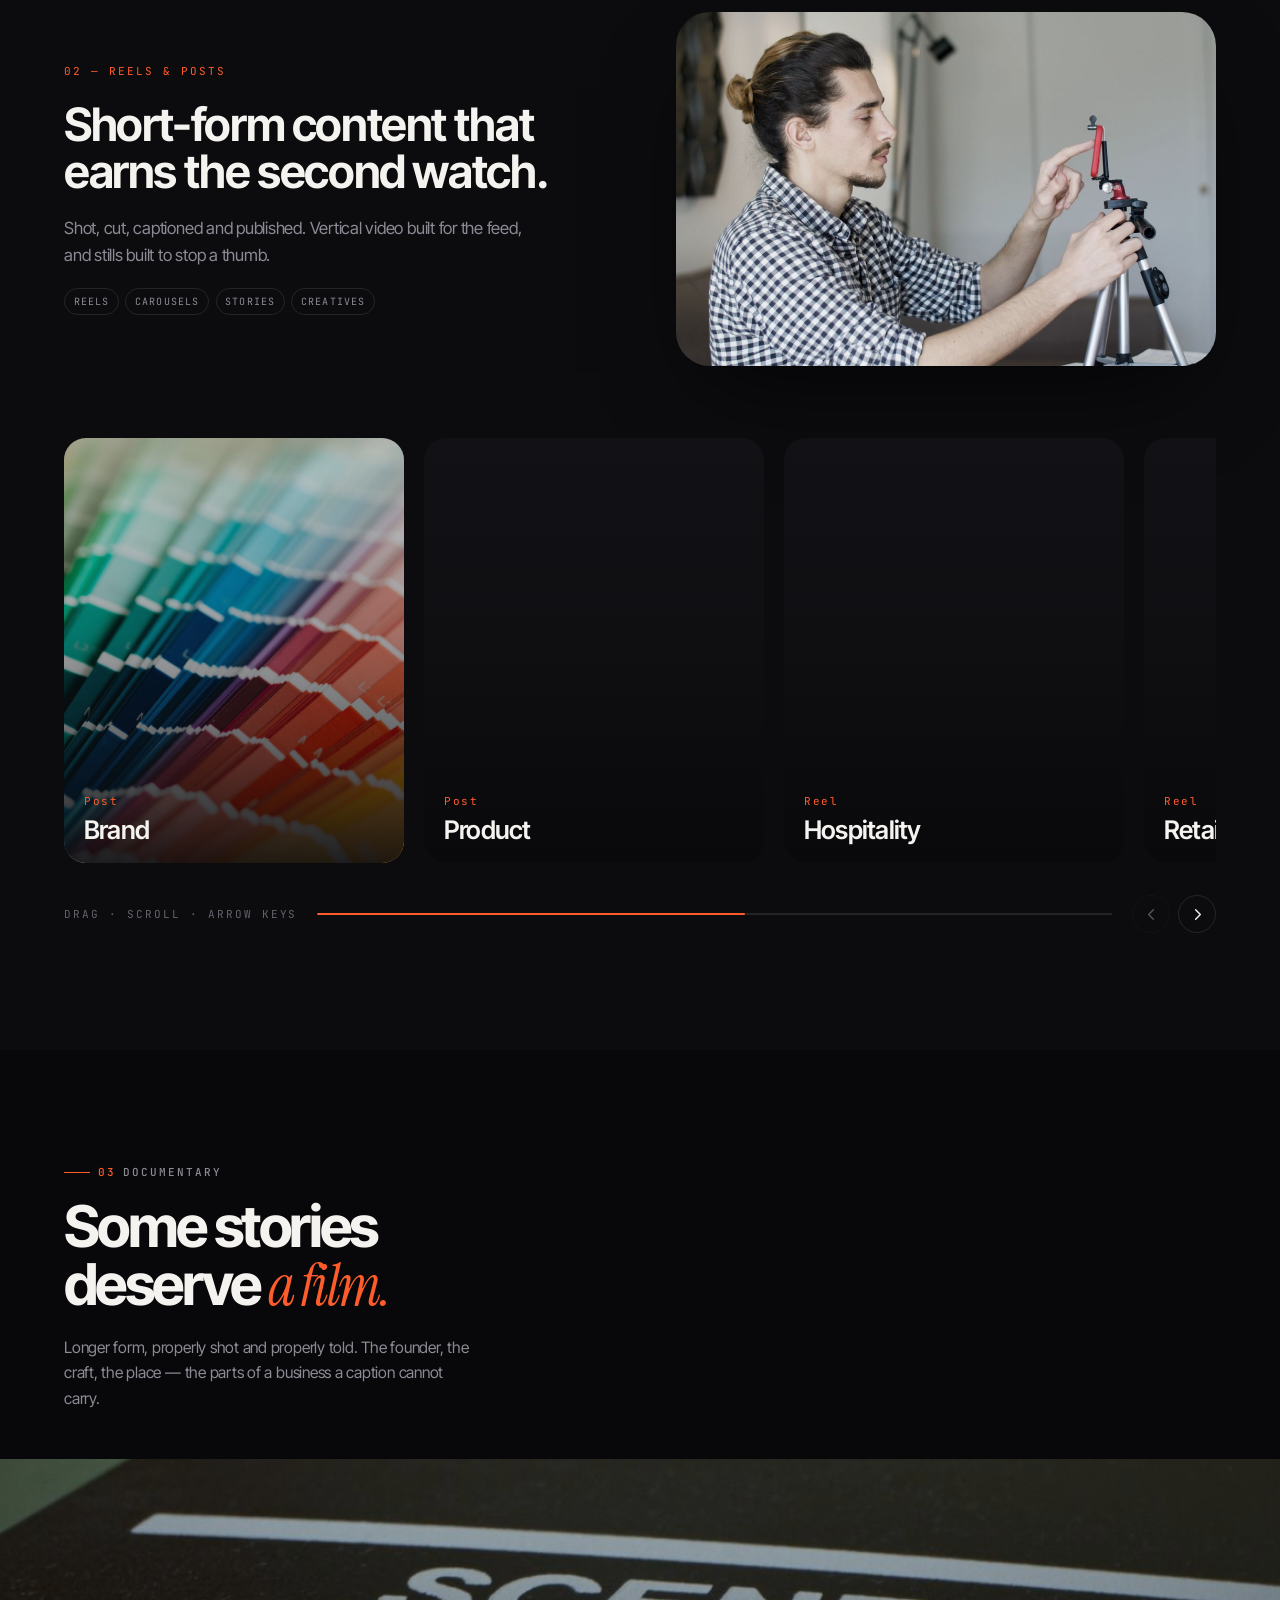
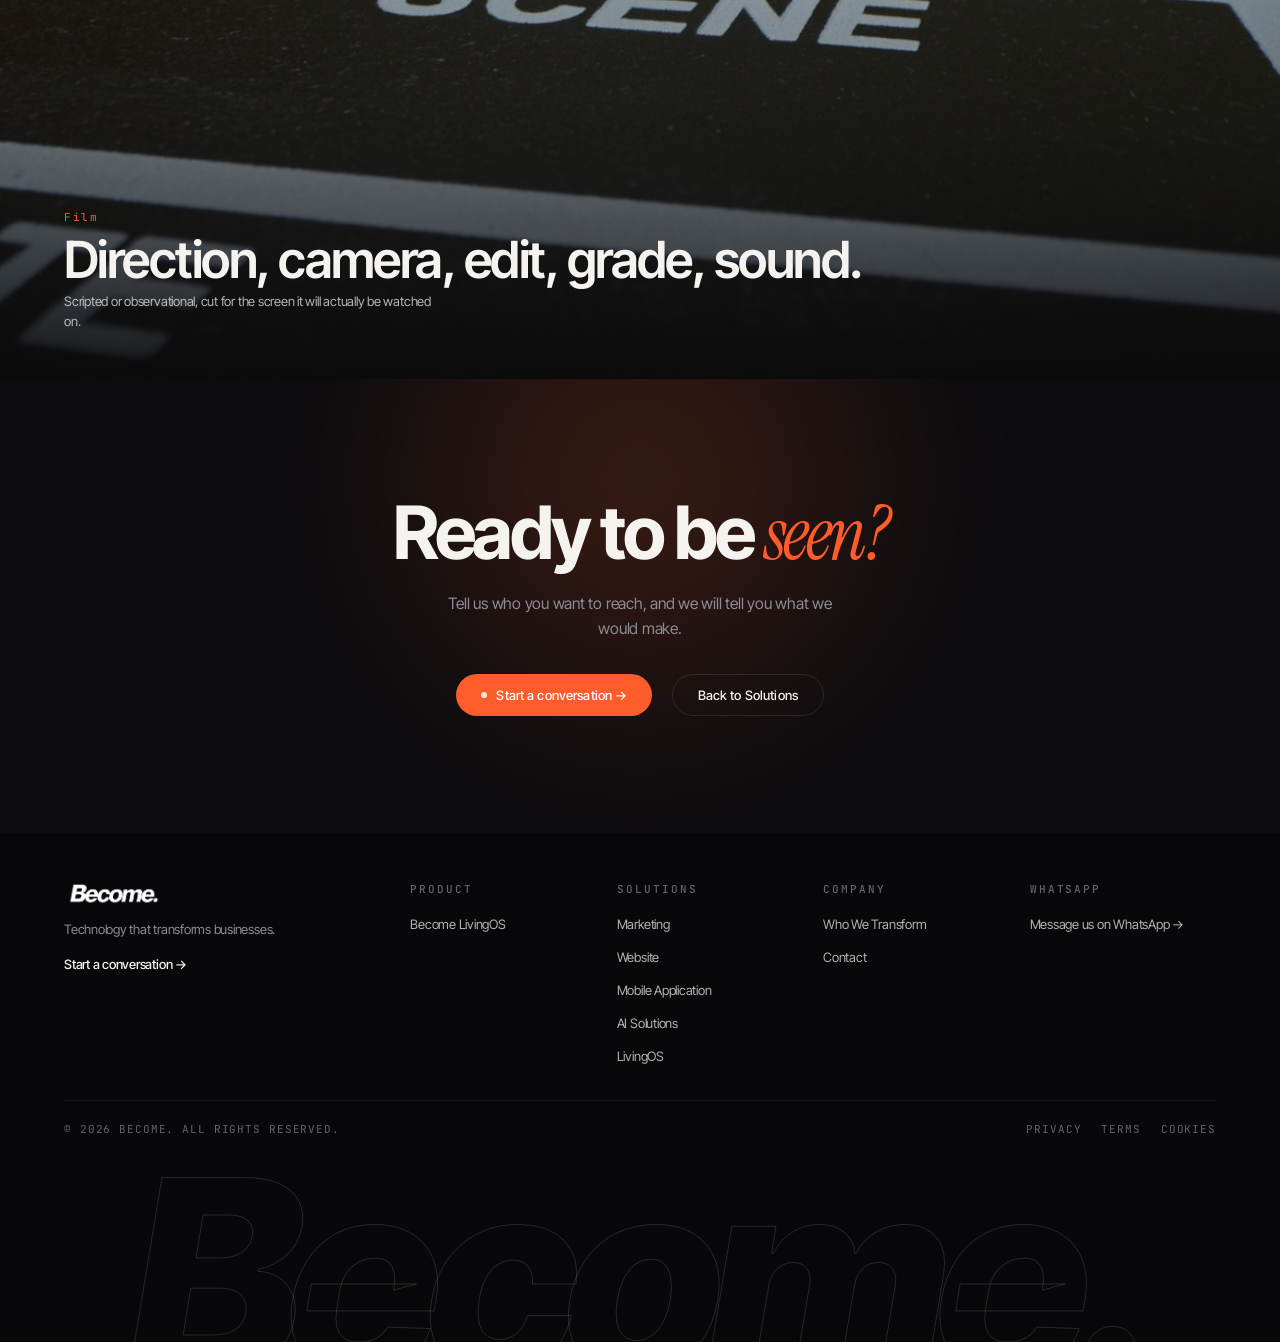
<file: BECOME_WEBSITE/marketing.html>
<!DOCTYPE html>
<html lang="en" class="no-js">
<head>
<meta charset="utf-8">
<meta name="viewport" content="width=device-width, initial-scale=1, viewport-fit=cover">
<title>Marketing — Become.</title>
<meta name="description" content="Social media handling for Instagram and Facebook, reels and posts, and documentary film. Build a brand people remember.">
<meta name="theme-color" content="#08080a">
<meta name="color-scheme" content="dark">

<meta property="og:type" content="website">
<meta property="og:site_name" content="Become.">
<meta property="og:title" content="Marketing — Become.">
<meta property="og:description" content="Social media handling for Instagram and Facebook, reels and posts, and documentary film. Build a brand people remember.">
<meta property="og:image" content="assets/video/mkt-social.jpg">

<link rel="icon" href="assets/Become..png" type="image/png">
<link rel="apple-touch-icon" href="assets/Become..png">

<link rel="preconnect" href="https://fonts.googleapis.com">
<link rel="preconnect" href="https://fonts.gstatic.com" crossorigin>
<link rel="stylesheet" href="https://fonts.googleapis.com/css2?family=Inter+Tight:ital,wght@0,300;0,400;0,500;0,600;0,700;0,800;1,600;1,700;1,800&family=Instrument+Serif:ital@0;1&family=JetBrains+Mono:wght@400;500&display=swap">

<link rel="stylesheet" href="css/tokens.css">
<link rel="stylesheet" href="css/base.css">
<link rel="stylesheet" href="css/chrome.css">
<link rel="stylesheet" href="css/sections-a.css">
<link rel="stylesheet" href="css/sections-b.css">
<link rel="stylesheet" href="css/pages.css">
<link rel="stylesheet" href="css/mobile.css">

<script>document.documentElement.className = document.documentElement.className.replace('no-js', 'js');</script>
</head>

<body data-page="sub">

<a class="skip-link" href="#main">Skip to content</a>

<!-- ════ BOOT ════════════════════════════════════════════════ -->
<div class="boot" id="boot" role="status" aria-label="Loading">
  <div class="boot__inner">
    <div class="boot__word" aria-hidden="true">
      <span style="--i:0ms">B</span><span style="--i:55ms">e</span><span style="--i:110ms">c</span><span style="--i:165ms">o</span><span style="--i:220ms">m</span><span style="--i:275ms">e</span><span style="--i:330ms">.</span>
    </div>
    <div class="boot__bar"><i id="bootBar"></i></div>
    <div class="boot__meta">
      <span>Loading</span>
      <span id="bootPct">0%</span>
    </div>
  </div>
</div>

<!-- ════ CHROME ══════════════════════════════════════════════ -->
<div class="grain" aria-hidden="true"></div>

<div class="cursor" id="cursor" aria-hidden="true">
  <div class="cursor__ring"><span class="cursor__label" id="cursorLabel">Drag</span></div>
  <div class="cursor__dot"></div>
</div>

<div class="progress" aria-hidden="true"><i id="progressBar"></i></div>

<header class="nav" id="nav">
  <div class="nav__inner">
    <a class="nav__brand" href="index.html" aria-label="Become. — home">
      <img class="nav__logo" src="assets/Become..png" alt="Become." width="140" height="26">
    </a>

    <nav class="nav__links" id="navLinks" aria-label="Primary">
      <span class="nav__pill" id="navPill" aria-hidden="true"></span>
    </nav>

    <div class="nav__actions">
      <a class="btn nav__cta" href="index.html#contact" data-cta data-magnetic>
        <span data-cta-label>Start a conversation →</span>
      </a>
      <button class="nav__toggle" id="navToggle" type="button"
              aria-label="Open menu" aria-expanded="false" aria-controls="menu">
        <i></i><i></i>
      </button>
    </div>
  </div>
</header>

<div class="menu" id="menu" aria-hidden="true" data-native-scroll>
  <div class="menu__bg" aria-hidden="true"></div>
  <div></div>
  <nav class="menu__body" id="menuBody" aria-label="Mobile"></nav>
  <div class="menu__foot">
    <span>Technology that transforms businesses.</span>
    <a class="link" href="index.html#contact" data-cta data-menu-close>
      <span data-cta-label>Start a conversation →</span>
    </a>
  </div>
</div>

<div class="page">
<main id="main">

<!-- ════ HERO ════════════════════════════════════════════════ -->
<section class="phero" id="top">
  <div class="phero__media" data-parallax="0.12">
    <video class="" playsinline muted loop preload="none" poster="assets/video/mkt-social.jpg" data-src="assets/video/mkt-social.mp4" aria-hidden="true"></video>
  </div>
  <div class="phero__veil" aria-hidden="true"></div>
  <div class="phero__body">
    <a class="crumb" href="index.html#solutions" data-reveal="fade">← 01 · Solutions</a>
    <h1 class="phero__title" data-reveal="rise">Build a brand<br><em>people remember.</em></h1>
    <p class="phero__sub" data-reveal="fade" style="--reveal-delay:120ms">
      Social presence, short-form content and film — made to be watched,
      not scrolled past.
    </p>
    <div class="phero__actions" data-reveal="fade" style="--reveal-delay:200ms">
      <a class="btn" href="index.html#contact" data-magnetic>
        <span class="btn__dot" aria-hidden="true"></span><span>Start a conversation →</span>
      </a>
      <a class="btn btn--ghost" href="#social" data-magnetic><span>See what we do ↓</span></a>
    </div>
  </div>
</section>

<!-- ════ 01 · SOCIAL MEDIA HANDLING ══════════════════════════ -->
<section class="section" id="social">
  <div class="shell">
    <div class="split">
      <div class="split__media" data-reveal="scale">
        <video class="" playsinline muted loop preload="none" poster="assets/video/mkt-social.jpg" data-src="assets/video/mkt-social.mp4" aria-hidden="true"></video>
      </div>
      <div class="split__body">
        <p class="split__num" data-reveal="fade">01 — Social media handling</p>
        <h2 class="split__title" data-reveal="rise">Instagram and Facebook, run end to end.</h2>
        <p class="split__copy" data-reveal="fade">
          One team on both platforms. Strategy, calendar, creative, captions,
          posting and replies — handled every week, not when someone remembers.
        </p>
        <div class="tags" data-reveal="fade" style="--reveal-delay:120ms">
          <span class="plat"><svg viewBox="0 0 24 24" fill="none" stroke="currentColor" stroke-width="1.7" aria-hidden="true"><rect x="3" y="3" width="18" height="18" rx="5.2"/><circle cx="12" cy="12" r="4"/><circle cx="17.3" cy="6.7" r="1.15" fill="currentColor" stroke="none"/></svg> Instagram</span>
          <span class="plat"><svg viewBox="0 0 24 24" fill="currentColor" aria-hidden="true"><path d="M22 12.06C22 6.5 17.52 2 12 2S2 6.5 2 12.06C2 17.08 5.66 21.24 10.44 22v-7.03H7.9v-2.91h2.54V9.85c0-2.52 1.5-3.91 3.77-3.91 1.09 0 2.24.2 2.24.2v2.46h-1.26c-1.24 0-1.63.78-1.63 1.57v1.89h2.78l-.44 2.91h-2.34V22C18.34 21.24 22 17.08 22 12.06Z"/></svg> Facebook</span>
        </div>
        <div class="flist flist--2" data-reveal="fade" style="--reveal-delay:180ms">
          <div class="fitem"><b>Always on</b><span>A calendar that is filled before the month starts.</span></div>
          <div class="fitem"><b>One voice</b><span>The same brand across both platforms and every format.</span></div>
          <div class="fitem"><b>Community</b><span>Comments and messages answered, not left waiting.</span></div>
          <div class="fitem"><b>Reporting</b><span>What worked, what did not, and what we do next.</span></div>
        </div>
      </div>
    </div>
  </div>
</section>

<!-- ════ 02 · REELS & POSTS ══════════════════════════════════ -->
<section class="section" id="reels" style="background:var(--ink)">
  <div class="shell">
    <div class="split split--flip">
      <div class="split__media" data-reveal="scale">
        <video class="" playsinline muted loop preload="none" poster="assets/video/mkt-reels.jpg" data-src="assets/video/mkt-reels.mp4" aria-hidden="true"></video>
      </div>
      <div class="split__body">
        <p class="split__num" data-reveal="fade">02 — Reels &amp; posts</p>
        <h2 class="split__title" data-reveal="rise">Short-form content that earns the second watch.</h2>
        <p class="split__copy" data-reveal="fade">
          Shot, cut, captioned and published. Vertical video built for the feed,
          and stills built to stop a thumb.
        </p>
        <div class="tags" data-reveal="fade" style="--reveal-delay:120ms">
          <span class="tag">Reels</span><span class="tag">Carousels</span>
          <span class="tag">Stories</span><span class="tag">Creatives</span>
        </div>
      </div>
    </div>

    <div style="margin-top:var(--s-6)" data-rail-wrap>
      <div class="rail" data-rail>
        <article class="mcard mcard--tall" data-reveal="fade">
          <div class="mcard__media"><img src="assets/img/ext/brand.jpg" alt="Colour swatches fanned out" loading="lazy" decoding="async"></div>
          <div class="mcard__veil" aria-hidden="true"></div>
          <div class="mcard__body"><span class="mcard__num">Post</span><h3 class="mcard__name">Brand</h3></div>
        </article>
        <article class="mcard mcard--tall" data-reveal="fade">
          <div class="mcard__media"><img src="assets/img/ext/product.jpg" alt="A trainer photographed on an orange background" loading="lazy" decoding="async"></div>
          <div class="mcard__veil" aria-hidden="true"></div>
          <div class="mcard__body"><span class="mcard__num">Post</span><h3 class="mcard__name">Product</h3></div>
        </article>
        <article class="mcard mcard--tall" data-reveal="fade">
          <div class="mcard__media"><img src="assets/img/ext/cafe.jpg" alt="A café interior" loading="lazy" decoding="async"></div>
          <div class="mcard__veil" aria-hidden="true"></div>
          <div class="mcard__body"><span class="mcard__num">Reel</span><h3 class="mcard__name">Hospitality</h3></div>
        </article>
        <article class="mcard mcard--tall" data-reveal="fade">
          <div class="mcard__media"><img src="assets/img/ext/retail.jpg" alt="A clothing store interior" loading="lazy" decoding="async"></div>
          <div class="mcard__veil" aria-hidden="true"></div>
          <div class="mcard__body"><span class="mcard__num">Reel</span><h3 class="mcard__name">Retail</h3></div>
        </article>
        <article class="mcard mcard--tall" data-reveal="fade">
          <div class="mcard__media"><img src="assets/img/ext/restaurant.jpg" alt="A restaurant dining room" loading="lazy" decoding="async"></div>
          <div class="mcard__veil" aria-hidden="true"></div>
          <div class="mcard__body"><span class="mcard__num">Reel</span><h3 class="mcard__name">Restaurants</h3></div>
        </article>
        <article class="mcard mcard--tall" data-reveal="fade">
          <div class="mcard__media"><img src="assets/img/ext/city.jpg" alt="A city skyline at night" loading="lazy" decoding="async"></div>
          <div class="mcard__veil" aria-hidden="true"></div>
          <div class="mcard__body"><span class="mcard__num">Post</span><h3 class="mcard__name">Campaigns</h3></div>
        </article>
      </div>
      <div class="rail-bar">
        <span class="drag-hint">Drag · scroll · arrow keys</span>
        <span class="rail-bar__track"><span class="rail-bar__thumb" data-rail-thumb></span></span>
        <span class="rail-bar__btns">
          <button class="circ" type="button" data-rail-prev aria-label="Previous">
            <svg width="15" height="15" viewBox="0 0 16 16" fill="none" aria-hidden="true"><path d="M10 3 5 8l5 5" stroke="currentColor" stroke-width="1.5" stroke-linecap="round" stroke-linejoin="round"/></svg>
          </button>
          <button class="circ" type="button" data-rail-next aria-label="Next">
            <svg width="15" height="15" viewBox="0 0 16 16" fill="none" aria-hidden="true"><path d="M6 3l5 5-5 5" stroke="currentColor" stroke-width="1.5" stroke-linecap="round" stroke-linejoin="round"/></svg>
          </button>
        </span>
      </div>
    </div>
  </div>
</section>

<!-- ════ 03 · DOCUMENTARY ════════════════════════════════════ -->
<section class="section" id="documentary" style="padding-bottom:0">
  <div class="shell">
    <div class="band__head">
      <p class="eyebrow" data-reveal="fade"><span class="eyebrow__num">03</span> Documentary</p>
      <h2 class="band__title" data-reveal="rise">Some stories deserve <em>a film.</em></h2>
      <p class="prose" data-reveal="fade">
        Longer form, properly shot and properly told. The founder, the craft,
        the place — the parts of a business a caption cannot carry.
      </p>
    </div>
  </div>

  <div class="mcard mcard--wide mcard--bleed" data-reveal="fade">
    <div class="mcard__media"><video class="" playsinline muted loop preload="none" poster="assets/video/mkt-doc.jpg" data-src="assets/video/mkt-doc.mp4" aria-hidden="true"></video></div>
    <div class="mcard__veil" aria-hidden="true"></div>
    <div class="mcard__body" style="inset:auto var(--gutter) var(--s-5);max-width:var(--shell);margin-inline:auto;left:0;right:0;padding-inline:var(--gutter)">
      <span class="mcard__num">Film</span>
      <h3 class="mcard__name" style="font-size:clamp(1.6rem,4vw,3.4rem)">Direction, camera, edit, grade, sound.</h3>
      <p class="mcard__note" style="max-width:48ch">
        Scripted or observational, cut for the screen it will actually be watched on.
      </p>
    </div>
  </div>
</section>

<section class="section cta-band">
  <div class="bloom" style="width:640px;height:640px;top:-220px;left:50%;transform:translateX(-50%)" aria-hidden="true"></div>
  <div class="shell cta-band__inner">
    <h2 class="cta-band__title" data-reveal="rise">Ready to be <em>seen?</em></h2>
    <p class="prose" data-reveal="fade" style="max-width:46ch">Tell us who you want to reach, and we will tell you what we would make.</p>
    <div class="cta-band__actions" data-reveal="fade">
      <a class="btn" href="index.html#contact" data-magnetic>
        <span class="btn__dot" aria-hidden="true"></span><span>Start a conversation →</span>
      </a>
        <a class="btn btn--ghost" href="index.html#solutions" data-magnetic><span>Back to Solutions</span></a>
    </div>
  </div>
</section>

</main>

<!-- ════ FOOTER ══════════════════════════════════════════════ -->
<footer class="footer">
  <div class="shell">
    <div class="footer__grid">
      <div class="footer__brand">
        <img class="footer__logo" src="assets/Become..png" alt="Become." width="150" height="28">
        <p class="footer__tag">Technology that transforms businesses.</p>
        <a class="link" href="index.html#contact" data-cta style="justify-self:start">
          <span data-cta-label>Start a conversation →</span>
        </a>
      </div>

      <nav class="footer__col" aria-label="Product">
        <h3>Product</h3>
        <ul id="footProduct"></ul>
      </nav>
      <nav class="footer__col" aria-label="Solutions">
        <h3>Solutions</h3>
        <ul id="footSolutions"></ul>
      </nav>
      <nav class="footer__col" aria-label="Company">
        <h3>Company</h3>
        <ul id="footCompany"></ul>
      </nav>
      <nav class="footer__col" aria-label="WhatsApp">
        <h3>WhatsApp</h3>
        <ul>
          <li><a href="#" data-whatsapp>Message us on WhatsApp →</a></li>
        </ul>
      </nav>
    </div>

    <div class="footer__bar">
      <span>&copy; <span id="year">2026</span> Become. All rights reserved.</span>
      <nav class="footer__legal" aria-label="Legal">
        <a href="privacy.html">Privacy</a>
        <a href="terms.html">Terms</a>
        <a href="cookies.html">Cookies</a>
      </nav>
    </div>

    <p class="footer__mark" aria-hidden="true">Become.</p>
  </div>
</footer>
</div>

<button class="to-top" id="toTop" type="button" aria-label="Back to top">
  <svg width="15" height="15" viewBox="0 0 16 16" fill="none" aria-hidden="true">
    <path d="M8 13V3m0 0L3.5 7.5M8 3l4.5 4.5" stroke="currentColor" stroke-width="1.5" stroke-linecap="round" stroke-linejoin="round"/>
  </svg>
</button>

<script src="js/data.js"></script>
<script src="js/motion.js"></script>
<script src="js/chrome.js"></script>
<script src="js/pages.js"></script>
<script src="js/main.js"></script>
</body>
</html>
</file>
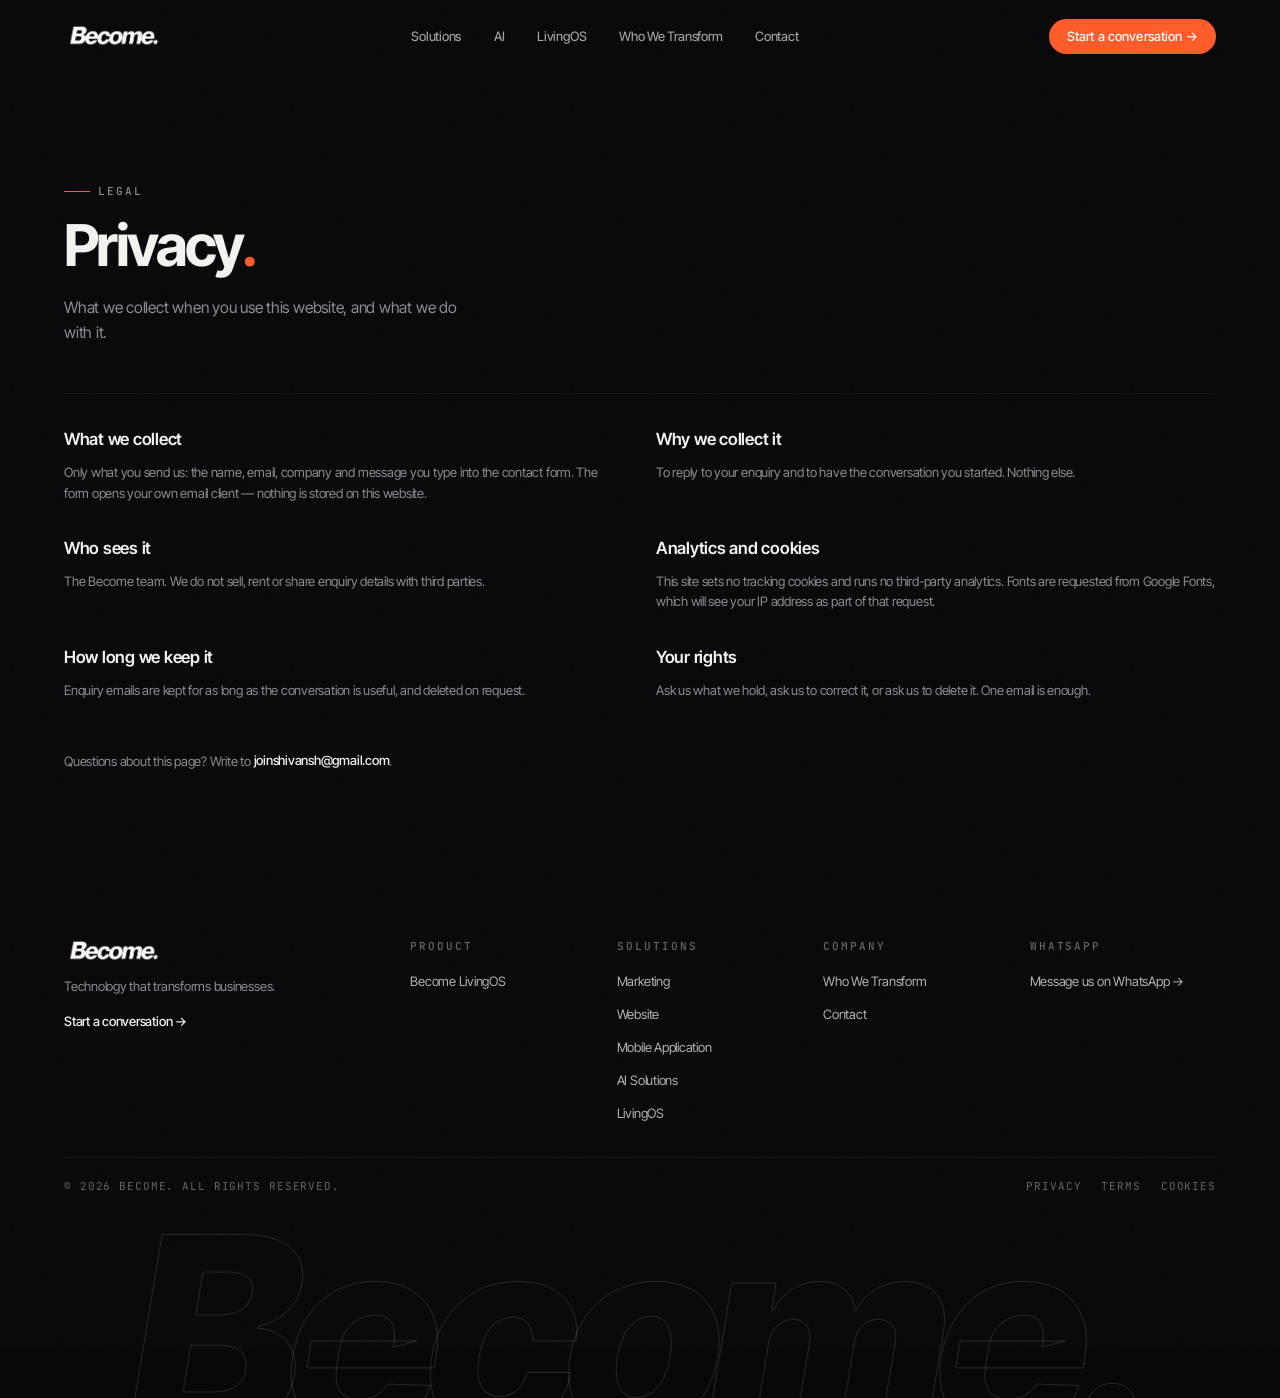
<file: BECOME_WEBSITE/privacy.html>
<!DOCTYPE html>
<html lang="en" class="no-js">
<head>
<meta charset="utf-8">
<meta name="viewport" content="width=device-width, initial-scale=1, viewport-fit=cover">
<title>Privacy — Become.</title>
<meta name="description" content="What Become collects when you use this website, and what we do with it.">
<meta name="theme-color" content="#08080a">
<meta name="color-scheme" content="dark">

<meta property="og:type" content="website">
<meta property="og:site_name" content="Become.">
<meta property="og:title" content="Privacy — Become.">
<meta property="og:description" content="What Become collects when you use this website, and what we do with it.">
<meta property="og:image" content="assets/img/hero-flow.jpg">

<link rel="icon" href="assets/Become..png" type="image/png">
<link rel="apple-touch-icon" href="assets/Become..png">

<link rel="preconnect" href="https://fonts.googleapis.com">
<link rel="preconnect" href="https://fonts.gstatic.com" crossorigin>
<link rel="stylesheet" href="https://fonts.googleapis.com/css2?family=Inter+Tight:ital,wght@0,300;0,400;0,500;0,600;0,700;0,800;1,600;1,700;1,800&family=Instrument+Serif:ital@0;1&family=JetBrains+Mono:wght@400;500&display=swap">

<link rel="stylesheet" href="css/tokens.css">
<link rel="stylesheet" href="css/base.css">
<link rel="stylesheet" href="css/chrome.css">
<link rel="stylesheet" href="css/sections-a.css">
<link rel="stylesheet" href="css/sections-b.css">
<link rel="stylesheet" href="css/pages.css">
<link rel="stylesheet" href="css/mobile.css">

<script>document.documentElement.className = document.documentElement.className.replace('no-js', 'js');</script>
</head>

<body data-page="sub">

<a class="skip-link" href="#main">Skip to content</a>

<!-- ════ BOOT ════════════════════════════════════════════════ -->
<div class="boot" id="boot" role="status" aria-label="Loading">
  <div class="boot__inner">
    <div class="boot__word" aria-hidden="true">
      <span style="--i:0ms">B</span><span style="--i:55ms">e</span><span style="--i:110ms">c</span><span style="--i:165ms">o</span><span style="--i:220ms">m</span><span style="--i:275ms">e</span><span style="--i:330ms">.</span>
    </div>
    <div class="boot__bar"><i id="bootBar"></i></div>
    <div class="boot__meta">
      <span>Loading</span>
      <span id="bootPct">0%</span>
    </div>
  </div>
</div>

<!-- ════ CHROME ══════════════════════════════════════════════ -->
<div class="grain" aria-hidden="true"></div>

<div class="cursor" id="cursor" aria-hidden="true">
  <div class="cursor__ring"><span class="cursor__label" id="cursorLabel">Drag</span></div>
  <div class="cursor__dot"></div>
</div>

<div class="progress" aria-hidden="true"><i id="progressBar"></i></div>

<header class="nav" id="nav">
  <div class="nav__inner">
    <a class="nav__brand" href="index.html" aria-label="Become. — home">
      <img class="nav__logo" src="assets/Become..png" alt="Become." width="140" height="26">
    </a>

    <nav class="nav__links" id="navLinks" aria-label="Primary">
      <span class="nav__pill" id="navPill" aria-hidden="true"></span>
    </nav>

    <div class="nav__actions">
      <a class="btn nav__cta" href="index.html#contact" data-cta data-magnetic>
        <span data-cta-label>Start a conversation →</span>
      </a>
      <button class="nav__toggle" id="navToggle" type="button"
              aria-label="Open menu" aria-expanded="false" aria-controls="menu">
        <i></i><i></i>
      </button>
    </div>
  </div>
</header>

<div class="menu" id="menu" aria-hidden="true" data-native-scroll>
  <div class="menu__bg" aria-hidden="true"></div>
  <div></div>
  <nav class="menu__body" id="menuBody" aria-label="Mobile"></nav>
  <div class="menu__foot">
    <span>Technology that transforms businesses.</span>
    <a class="link" href="index.html#contact" data-cta data-menu-close>
      <span data-cta-label>Start a conversation →</span>
    </a>
  </div>
</div>

<div class="page">
<main id="main">

<section class="section" id="top" style="padding-top:calc(var(--nav-h) + var(--s-7))">
  <div class="shell">
    <div class="band__head">
      <p class="eyebrow" data-reveal="fade">Legal</p>
      <h1 class="band__title" data-reveal="rise">Privacy<span class="ember-text">.</span></h1>
      <p class="prose" data-reveal="fade">What we collect when you use this website, and what we do with it.</p>
    </div>
    <div class="flist flist--2" data-reveal="fade">
      <div class="fitem" style="gap:.6rem"><b>What we collect</b><span>Only what you send us: the name, email, company and message you type into the contact form. The form opens your own email client — nothing is stored on this website.</span></div>
      <div class="fitem" style="gap:.6rem"><b>Why we collect it</b><span>To reply to your enquiry and to have the conversation you started. Nothing else.</span></div>
      <div class="fitem" style="gap:.6rem"><b>Who sees it</b><span>The Become team. We do not sell, rent or share enquiry details with third parties.</span></div>
      <div class="fitem" style="gap:.6rem"><b>Analytics and cookies</b><span>This site sets no tracking cookies and runs no third-party analytics. Fonts are requested from Google Fonts, which will see your IP address as part of that request.</span></div>
      <div class="fitem" style="gap:.6rem"><b>How long we keep it</b><span>Enquiry emails are kept for as long as the conversation is useful, and deleted on request.</span></div>
      <div class="fitem" style="gap:.6rem"><b>Your rights</b><span>Ask us what we hold, ask us to correct it, or ask us to delete it. One email is enough.</span></div>
    </div>
    <p class="note" style="margin-top:var(--s-5)">
      Questions about this page? Write to
      <a class="link" href="mailto:joinshivansh@gmail.com"><span>joinshivansh@gmail.com</span></a>.
    </p>
  </div>
</section>

</main>

<!-- ════ FOOTER ══════════════════════════════════════════════ -->
<footer class="footer">
  <div class="shell">
    <div class="footer__grid">
      <div class="footer__brand">
        <img class="footer__logo" src="assets/Become..png" alt="Become." width="150" height="28">
        <p class="footer__tag">Technology that transforms businesses.</p>
        <a class="link" href="index.html#contact" data-cta style="justify-self:start">
          <span data-cta-label>Start a conversation →</span>
        </a>
      </div>

      <nav class="footer__col" aria-label="Product">
        <h3>Product</h3>
        <ul id="footProduct"></ul>
      </nav>
      <nav class="footer__col" aria-label="Solutions">
        <h3>Solutions</h3>
        <ul id="footSolutions"></ul>
      </nav>
      <nav class="footer__col" aria-label="Company">
        <h3>Company</h3>
        <ul id="footCompany"></ul>
      </nav>
      <nav class="footer__col" aria-label="WhatsApp">
        <h3>WhatsApp</h3>
        <ul>
          <li><a href="#" data-whatsapp>Message us on WhatsApp →</a></li>
        </ul>
      </nav>
    </div>

    <div class="footer__bar">
      <span>&copy; <span id="year">2026</span> Become. All rights reserved.</span>
      <nav class="footer__legal" aria-label="Legal">
        <a href="privacy.html">Privacy</a>
        <a href="terms.html">Terms</a>
        <a href="cookies.html">Cookies</a>
      </nav>
    </div>

    <p class="footer__mark" aria-hidden="true">Become.</p>
  </div>
</footer>
</div>

<button class="to-top" id="toTop" type="button" aria-label="Back to top">
  <svg width="15" height="15" viewBox="0 0 16 16" fill="none" aria-hidden="true">
    <path d="M8 13V3m0 0L3.5 7.5M8 3l4.5 4.5" stroke="currentColor" stroke-width="1.5" stroke-linecap="round" stroke-linejoin="round"/>
  </svg>
</button>

<script src="js/data.js"></script>
<script src="js/motion.js"></script>
<script src="js/chrome.js"></script>
<script src="js/pages.js"></script>
<script src="js/main.js"></script>
</body>
</html>
</file>
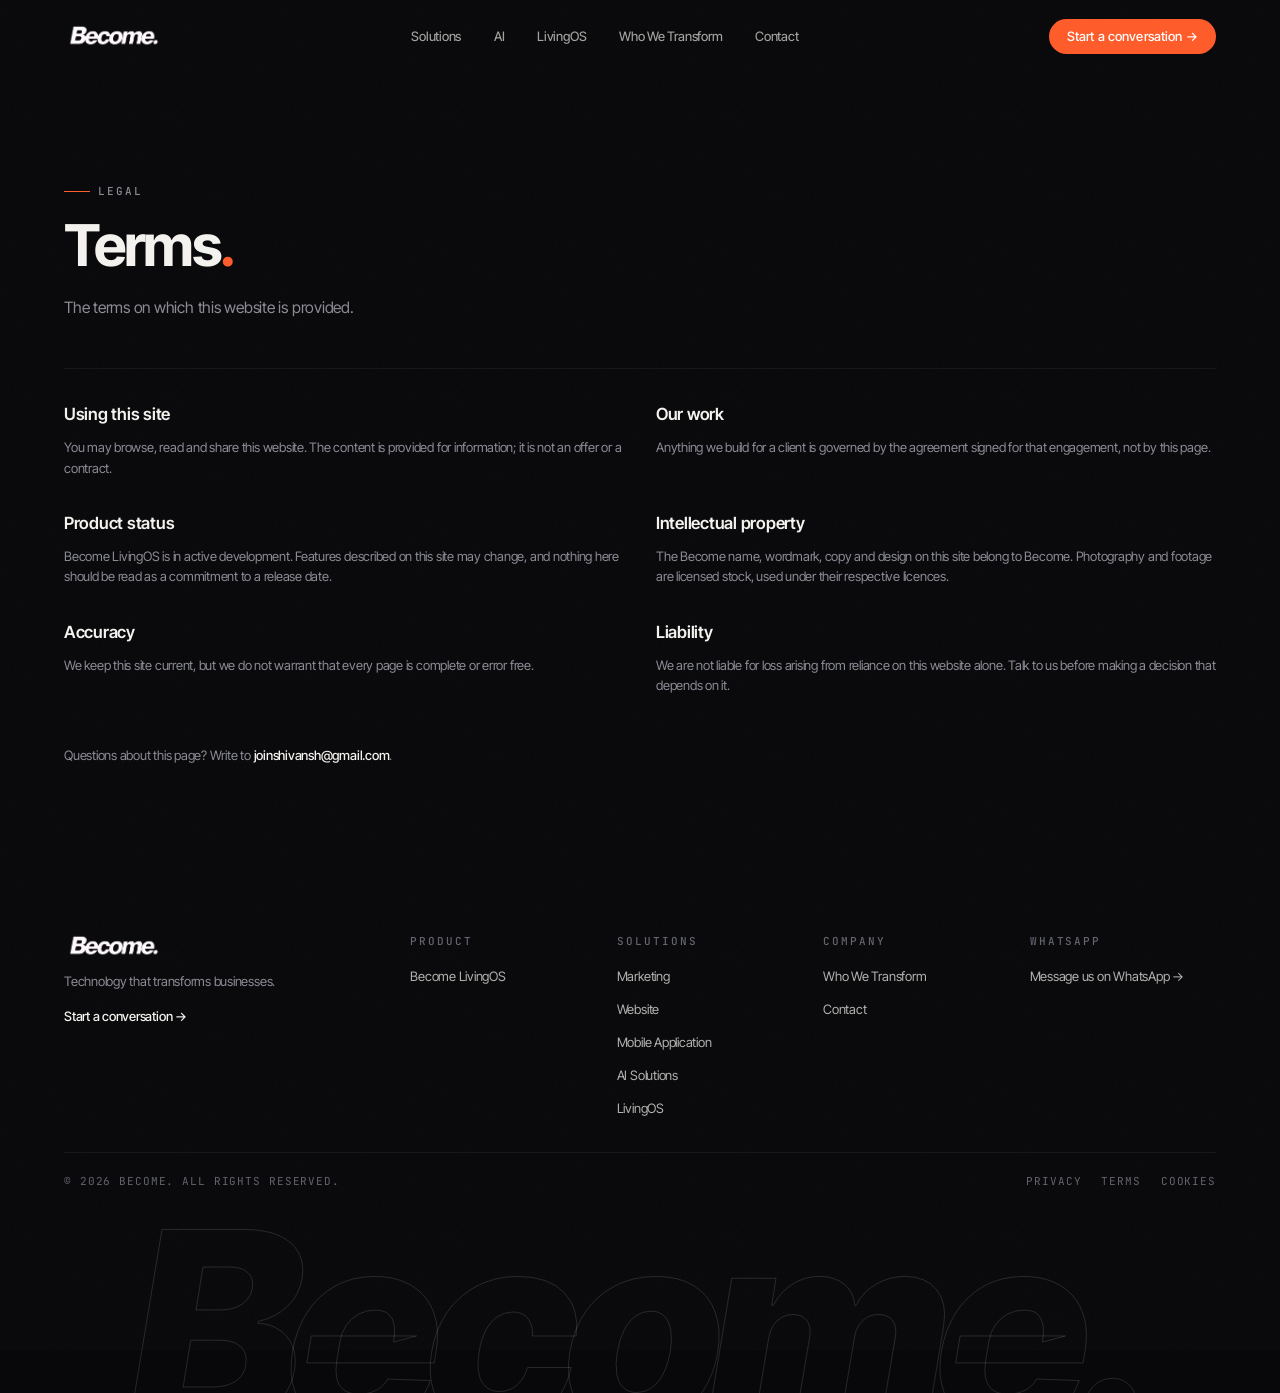
<file: BECOME_WEBSITE/terms.html>
<!DOCTYPE html>
<html lang="en" class="no-js">
<head>
<meta charset="utf-8">
<meta name="viewport" content="width=device-width, initial-scale=1, viewport-fit=cover">
<title>Terms — Become.</title>
<meta name="description" content="The terms on which the Become website is provided.">
<meta name="theme-color" content="#08080a">
<meta name="color-scheme" content="dark">

<meta property="og:type" content="website">
<meta property="og:site_name" content="Become.">
<meta property="og:title" content="Terms — Become.">
<meta property="og:description" content="The terms on which the Become website is provided.">
<meta property="og:image" content="assets/img/hero-flow.jpg">

<link rel="icon" href="assets/Become..png" type="image/png">
<link rel="apple-touch-icon" href="assets/Become..png">

<link rel="preconnect" href="https://fonts.googleapis.com">
<link rel="preconnect" href="https://fonts.gstatic.com" crossorigin>
<link rel="stylesheet" href="https://fonts.googleapis.com/css2?family=Inter+Tight:ital,wght@0,300;0,400;0,500;0,600;0,700;0,800;1,600;1,700;1,800&family=Instrument+Serif:ital@0;1&family=JetBrains+Mono:wght@400;500&display=swap">

<link rel="stylesheet" href="css/tokens.css">
<link rel="stylesheet" href="css/base.css">
<link rel="stylesheet" href="css/chrome.css">
<link rel="stylesheet" href="css/sections-a.css">
<link rel="stylesheet" href="css/sections-b.css">
<link rel="stylesheet" href="css/pages.css">
<link rel="stylesheet" href="css/mobile.css">

<script>document.documentElement.className = document.documentElement.className.replace('no-js', 'js');</script>
</head>

<body data-page="sub">

<a class="skip-link" href="#main">Skip to content</a>

<!-- ════ BOOT ════════════════════════════════════════════════ -->
<div class="boot" id="boot" role="status" aria-label="Loading">
  <div class="boot__inner">
    <div class="boot__word" aria-hidden="true">
      <span style="--i:0ms">B</span><span style="--i:55ms">e</span><span style="--i:110ms">c</span><span style="--i:165ms">o</span><span style="--i:220ms">m</span><span style="--i:275ms">e</span><span style="--i:330ms">.</span>
    </div>
    <div class="boot__bar"><i id="bootBar"></i></div>
    <div class="boot__meta">
      <span>Loading</span>
      <span id="bootPct">0%</span>
    </div>
  </div>
</div>

<!-- ════ CHROME ══════════════════════════════════════════════ -->
<div class="grain" aria-hidden="true"></div>

<div class="cursor" id="cursor" aria-hidden="true">
  <div class="cursor__ring"><span class="cursor__label" id="cursorLabel">Drag</span></div>
  <div class="cursor__dot"></div>
</div>

<div class="progress" aria-hidden="true"><i id="progressBar"></i></div>

<header class="nav" id="nav">
  <div class="nav__inner">
    <a class="nav__brand" href="index.html" aria-label="Become. — home">
      <img class="nav__logo" src="assets/Become..png" alt="Become." width="140" height="26">
    </a>

    <nav class="nav__links" id="navLinks" aria-label="Primary">
      <span class="nav__pill" id="navPill" aria-hidden="true"></span>
    </nav>

    <div class="nav__actions">
      <a class="btn nav__cta" href="index.html#contact" data-cta data-magnetic>
        <span data-cta-label>Start a conversation →</span>
      </a>
      <button class="nav__toggle" id="navToggle" type="button"
              aria-label="Open menu" aria-expanded="false" aria-controls="menu">
        <i></i><i></i>
      </button>
    </div>
  </div>
</header>

<div class="menu" id="menu" aria-hidden="true" data-native-scroll>
  <div class="menu__bg" aria-hidden="true"></div>
  <div></div>
  <nav class="menu__body" id="menuBody" aria-label="Mobile"></nav>
  <div class="menu__foot">
    <span>Technology that transforms businesses.</span>
    <a class="link" href="index.html#contact" data-cta data-menu-close>
      <span data-cta-label>Start a conversation →</span>
    </a>
  </div>
</div>

<div class="page">
<main id="main">

<section class="section" id="top" style="padding-top:calc(var(--nav-h) + var(--s-7))">
  <div class="shell">
    <div class="band__head">
      <p class="eyebrow" data-reveal="fade">Legal</p>
      <h1 class="band__title" data-reveal="rise">Terms<span class="ember-text">.</span></h1>
      <p class="prose" data-reveal="fade">The terms on which this website is provided.</p>
    </div>
    <div class="flist flist--2" data-reveal="fade">
      <div class="fitem" style="gap:.6rem"><b>Using this site</b><span>You may browse, read and share this website. The content is provided for information; it is not an offer or a contract.</span></div>
      <div class="fitem" style="gap:.6rem"><b>Our work</b><span>Anything we build for a client is governed by the agreement signed for that engagement, not by this page.</span></div>
      <div class="fitem" style="gap:.6rem"><b>Product status</b><span>Become LivingOS is in active development. Features described on this site may change, and nothing here should be read as a commitment to a release date.</span></div>
      <div class="fitem" style="gap:.6rem"><b>Intellectual property</b><span>The Become name, wordmark, copy and design on this site belong to Become. Photography and footage are licensed stock, used under their respective licences.</span></div>
      <div class="fitem" style="gap:.6rem"><b>Accuracy</b><span>We keep this site current, but we do not warrant that every page is complete or error free.</span></div>
      <div class="fitem" style="gap:.6rem"><b>Liability</b><span>We are not liable for loss arising from reliance on this website alone. Talk to us before making a decision that depends on it.</span></div>
    </div>
    <p class="note" style="margin-top:var(--s-5)">
      Questions about this page? Write to
      <a class="link" href="mailto:joinshivansh@gmail.com"><span>joinshivansh@gmail.com</span></a>.
    </p>
  </div>
</section>

</main>

<!-- ════ FOOTER ══════════════════════════════════════════════ -->
<footer class="footer">
  <div class="shell">
    <div class="footer__grid">
      <div class="footer__brand">
        <img class="footer__logo" src="assets/Become..png" alt="Become." width="150" height="28">
        <p class="footer__tag">Technology that transforms businesses.</p>
        <a class="link" href="index.html#contact" data-cta style="justify-self:start">
          <span data-cta-label>Start a conversation →</span>
        </a>
      </div>

      <nav class="footer__col" aria-label="Product">
        <h3>Product</h3>
        <ul id="footProduct"></ul>
      </nav>
      <nav class="footer__col" aria-label="Solutions">
        <h3>Solutions</h3>
        <ul id="footSolutions"></ul>
      </nav>
      <nav class="footer__col" aria-label="Company">
        <h3>Company</h3>
        <ul id="footCompany"></ul>
      </nav>
      <nav class="footer__col" aria-label="WhatsApp">
        <h3>WhatsApp</h3>
        <ul>
          <li><a href="#" data-whatsapp>Message us on WhatsApp →</a></li>
        </ul>
      </nav>
    </div>

    <div class="footer__bar">
      <span>&copy; <span id="year">2026</span> Become. All rights reserved.</span>
      <nav class="footer__legal" aria-label="Legal">
        <a href="privacy.html">Privacy</a>
        <a href="terms.html">Terms</a>
        <a href="cookies.html">Cookies</a>
      </nav>
    </div>

    <p class="footer__mark" aria-hidden="true">Become.</p>
  </div>
</footer>
</div>

<button class="to-top" id="toTop" type="button" aria-label="Back to top">
  <svg width="15" height="15" viewBox="0 0 16 16" fill="none" aria-hidden="true">
    <path d="M8 13V3m0 0L3.5 7.5M8 3l4.5 4.5" stroke="currentColor" stroke-width="1.5" stroke-linecap="round" stroke-linejoin="round"/>
  </svg>
</button>

<script src="js/data.js"></script>
<script src="js/motion.js"></script>
<script src="js/chrome.js"></script>
<script src="js/pages.js"></script>
<script src="js/main.js"></script>
</body>
</html>
</file>
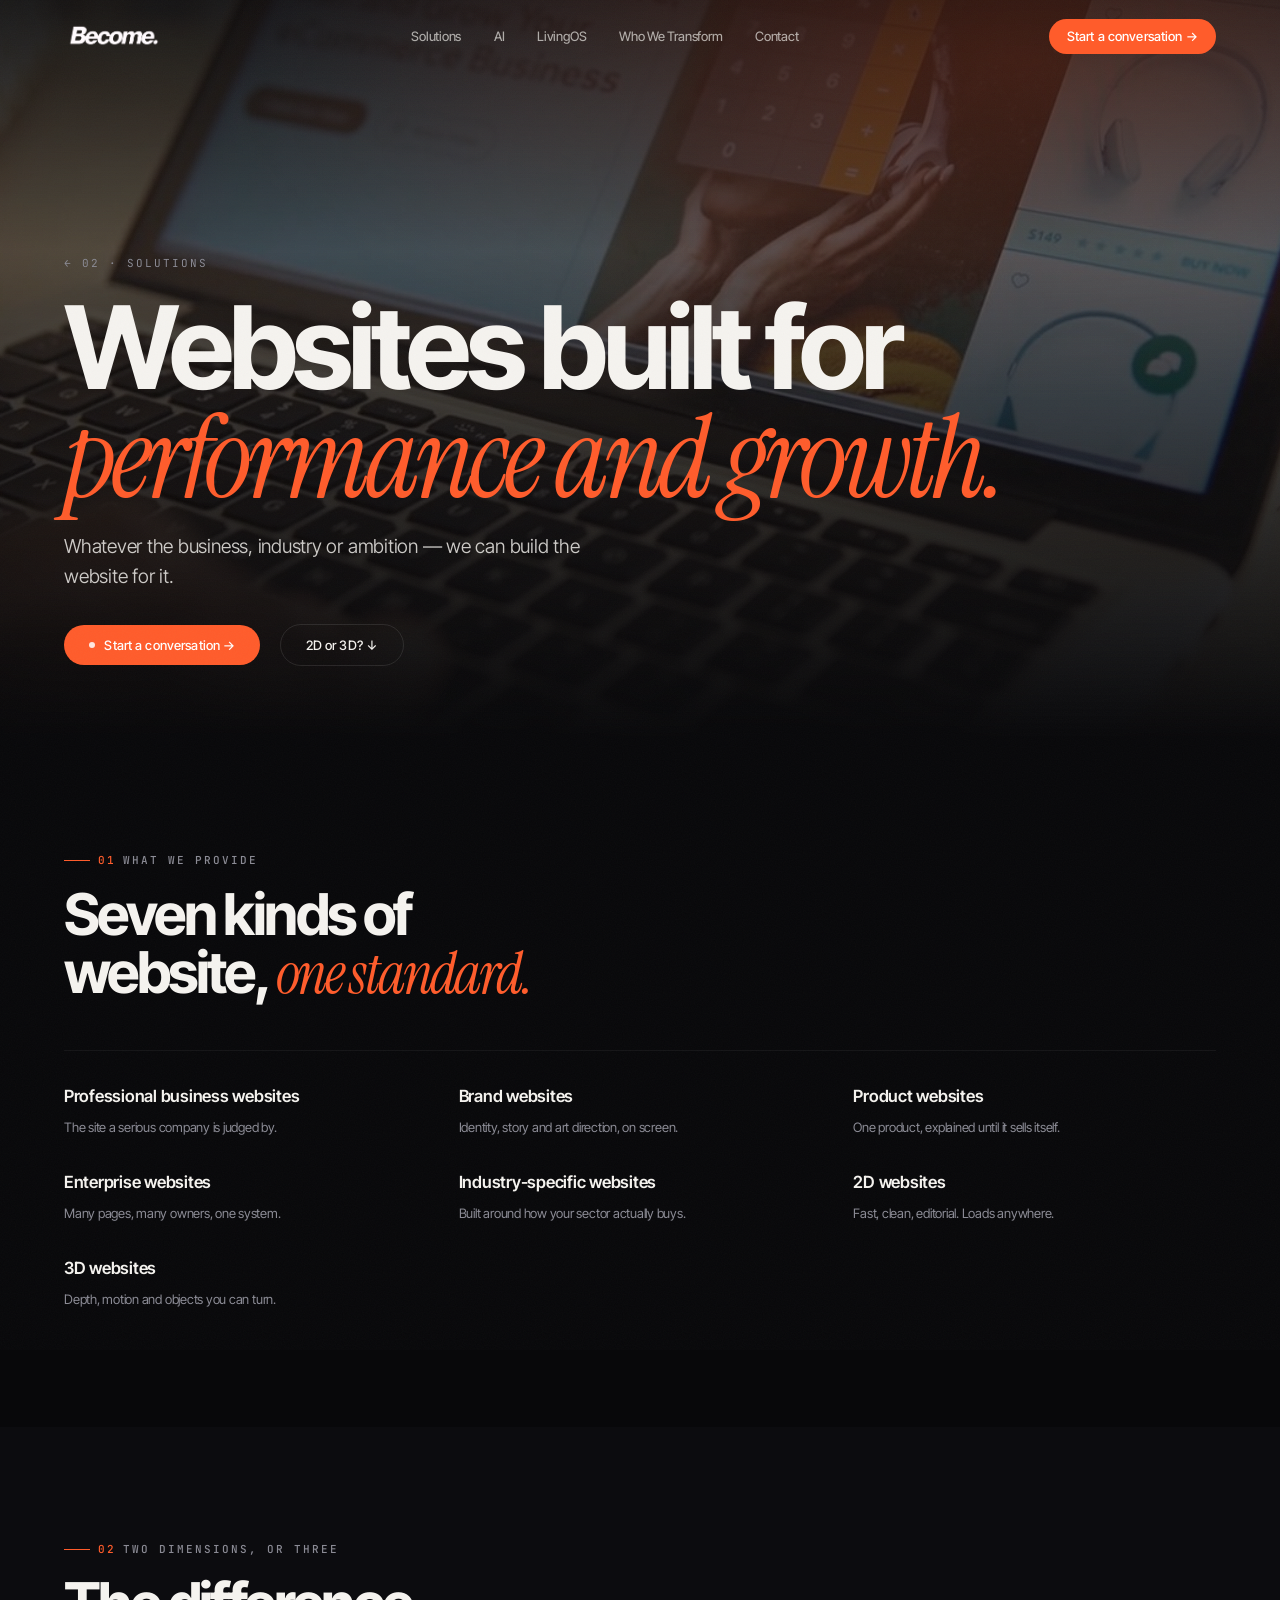
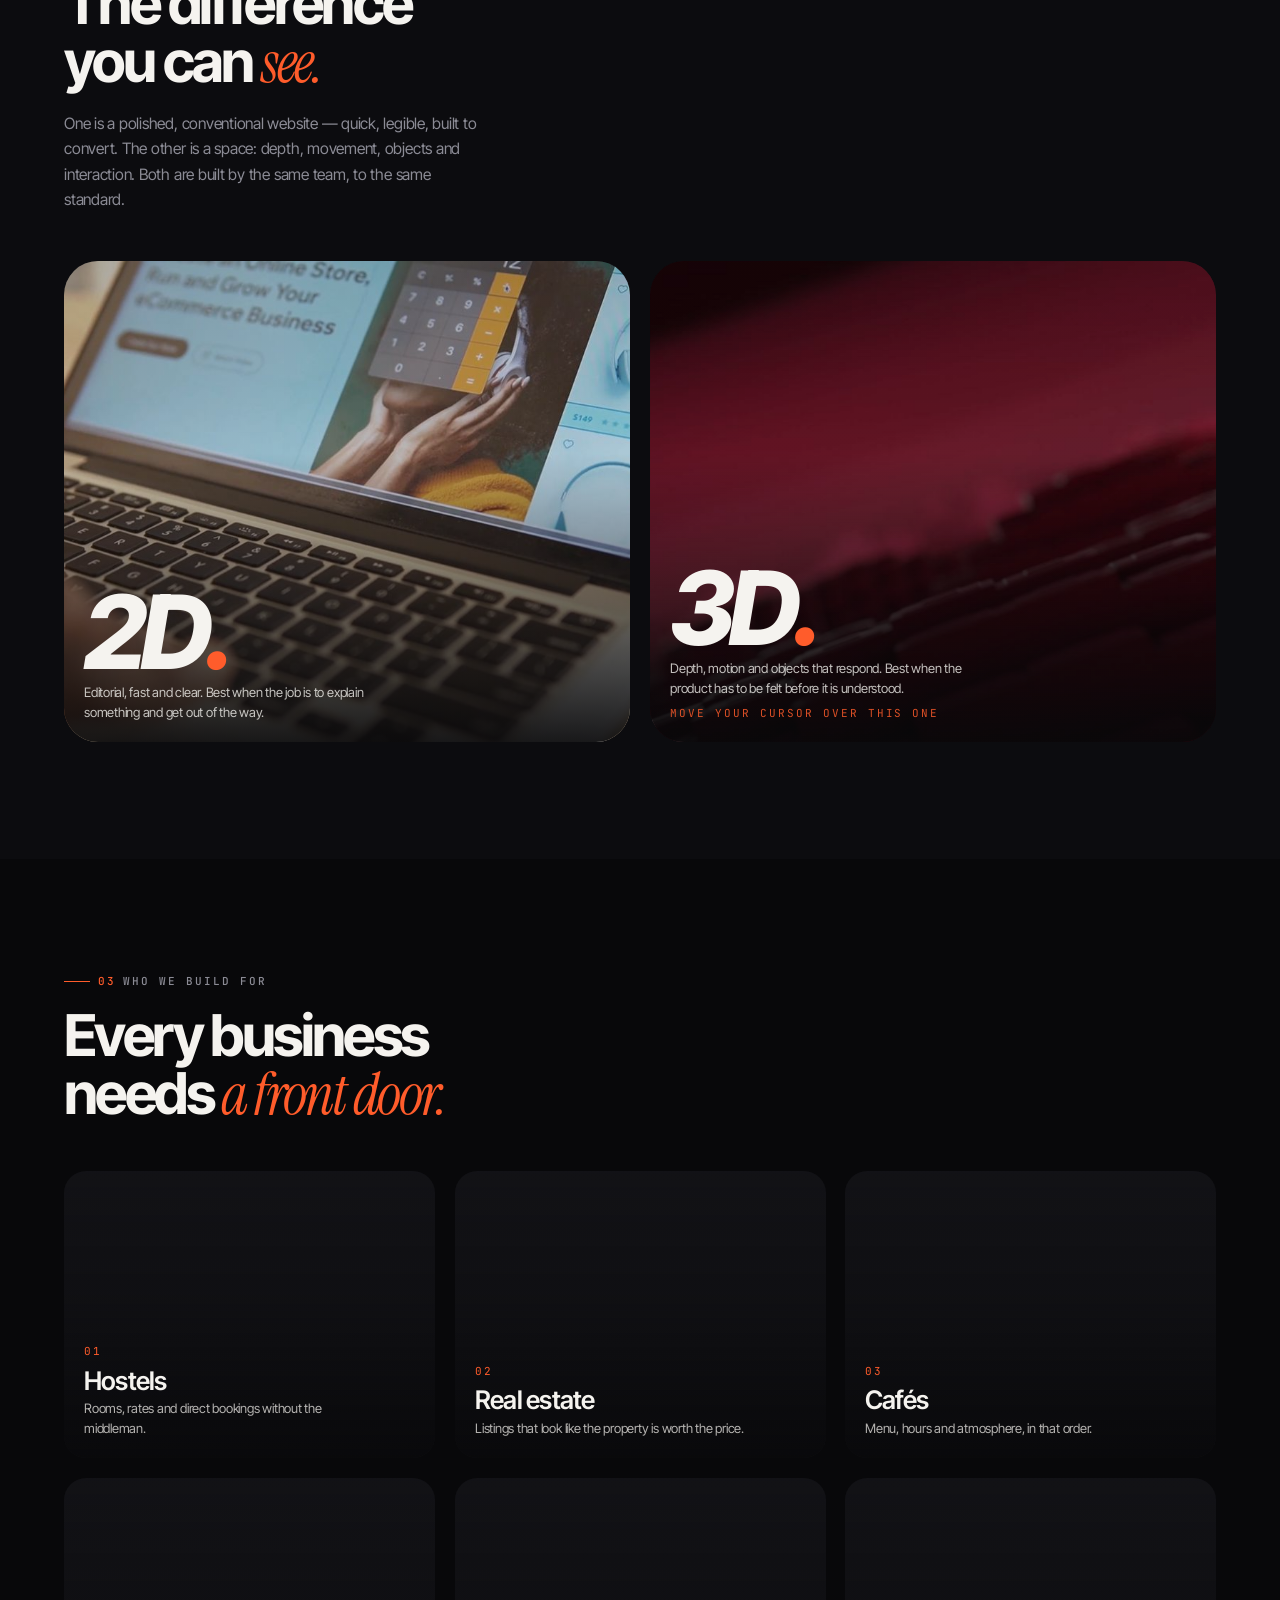
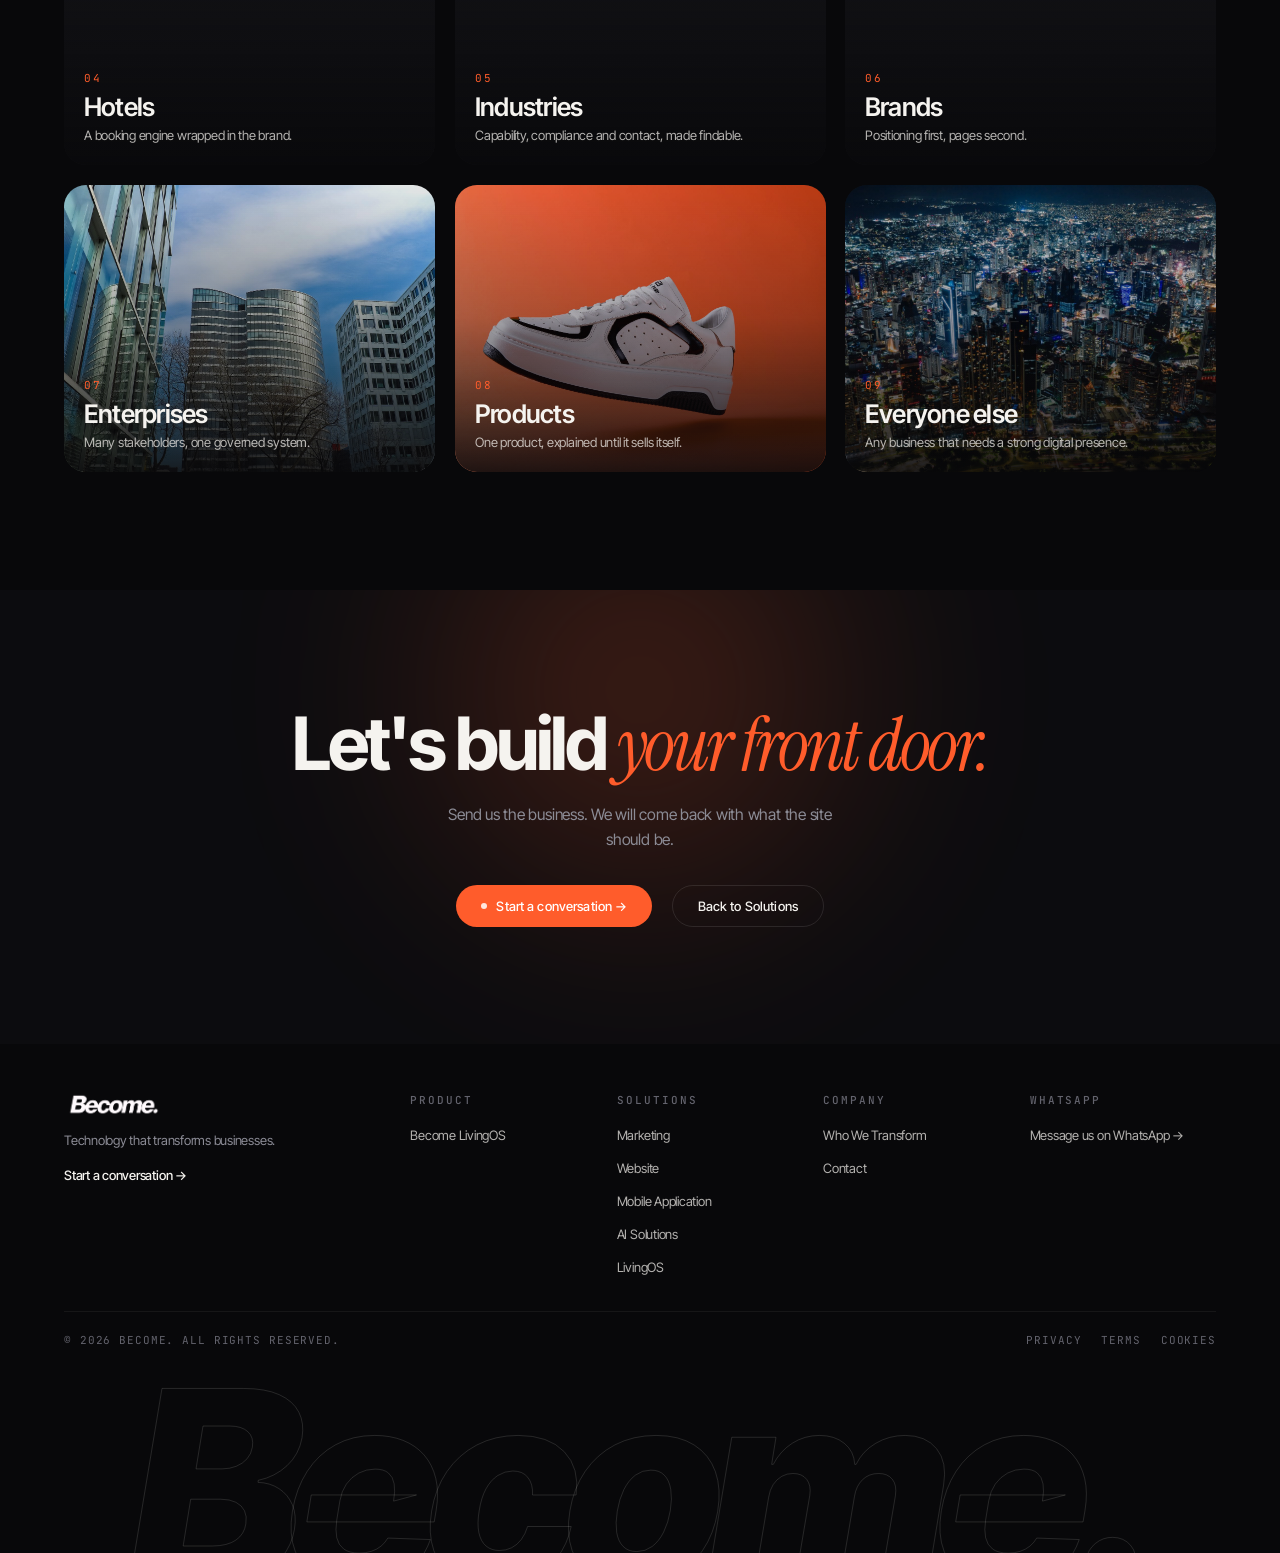
<file: BECOME_WEBSITE/website.html>
<!DOCTYPE html>
<html lang="en" class="no-js">
<head>
<meta charset="utf-8">
<meta name="viewport" content="width=device-width, initial-scale=1, viewport-fit=cover">
<title>Websites — Become.</title>
<meta name="description" content="Professional, brand, product, enterprise and industry websites — in 2D and 3D. Built for performance and growth.">
<meta name="theme-color" content="#08080a">
<meta name="color-scheme" content="dark">

<meta property="og:type" content="website">
<meta property="og:site_name" content="Become.">
<meta property="og:title" content="Websites — Become.">
<meta property="og:description" content="Professional, brand, product, enterprise and industry websites — in 2D and 3D. Built for performance and growth.">
<meta property="og:image" content="assets/video/web-2d.jpg">

<link rel="icon" href="assets/Become..png" type="image/png">
<link rel="apple-touch-icon" href="assets/Become..png">

<link rel="preconnect" href="https://fonts.googleapis.com">
<link rel="preconnect" href="https://fonts.gstatic.com" crossorigin>
<link rel="stylesheet" href="https://fonts.googleapis.com/css2?family=Inter+Tight:ital,wght@0,300;0,400;0,500;0,600;0,700;0,800;1,600;1,700;1,800&family=Instrument+Serif:ital@0;1&family=JetBrains+Mono:wght@400;500&display=swap">

<link rel="stylesheet" href="css/tokens.css">
<link rel="stylesheet" href="css/base.css">
<link rel="stylesheet" href="css/chrome.css">
<link rel="stylesheet" href="css/sections-a.css">
<link rel="stylesheet" href="css/sections-b.css">
<link rel="stylesheet" href="css/pages.css">
<link rel="stylesheet" href="css/mobile.css">

<script>document.documentElement.className = document.documentElement.className.replace('no-js', 'js');</script>
</head>

<body data-page="sub">

<a class="skip-link" href="#main">Skip to content</a>

<!-- ════ BOOT ════════════════════════════════════════════════ -->
<div class="boot" id="boot" role="status" aria-label="Loading">
  <div class="boot__inner">
    <div class="boot__word" aria-hidden="true">
      <span style="--i:0ms">B</span><span style="--i:55ms">e</span><span style="--i:110ms">c</span><span style="--i:165ms">o</span><span style="--i:220ms">m</span><span style="--i:275ms">e</span><span style="--i:330ms">.</span>
    </div>
    <div class="boot__bar"><i id="bootBar"></i></div>
    <div class="boot__meta">
      <span>Loading</span>
      <span id="bootPct">0%</span>
    </div>
  </div>
</div>

<!-- ════ CHROME ══════════════════════════════════════════════ -->
<div class="grain" aria-hidden="true"></div>

<div class="cursor" id="cursor" aria-hidden="true">
  <div class="cursor__ring"><span class="cursor__label" id="cursorLabel">Drag</span></div>
  <div class="cursor__dot"></div>
</div>

<div class="progress" aria-hidden="true"><i id="progressBar"></i></div>

<header class="nav" id="nav">
  <div class="nav__inner">
    <a class="nav__brand" href="index.html" aria-label="Become. — home">
      <img class="nav__logo" src="assets/Become..png" alt="Become." width="140" height="26">
    </a>

    <nav class="nav__links" id="navLinks" aria-label="Primary">
      <span class="nav__pill" id="navPill" aria-hidden="true"></span>
    </nav>

    <div class="nav__actions">
      <a class="btn nav__cta" href="index.html#contact" data-cta data-magnetic>
        <span data-cta-label>Start a conversation →</span>
      </a>
      <button class="nav__toggle" id="navToggle" type="button"
              aria-label="Open menu" aria-expanded="false" aria-controls="menu">
        <i></i><i></i>
      </button>
    </div>
  </div>
</header>

<div class="menu" id="menu" aria-hidden="true" data-native-scroll>
  <div class="menu__bg" aria-hidden="true"></div>
  <div></div>
  <nav class="menu__body" id="menuBody" aria-label="Mobile"></nav>
  <div class="menu__foot">
    <span>Technology that transforms businesses.</span>
    <a class="link" href="index.html#contact" data-cta data-menu-close>
      <span data-cta-label>Start a conversation →</span>
    </a>
  </div>
</div>

<div class="page">
<main id="main">

<!-- ════ HERO ════════════════════════════════════════════════ -->
<section class="phero" id="top">
  <div class="phero__media" data-parallax="0.12">
    <video class="" playsinline muted loop preload="none" poster="assets/video/web-2d.jpg" data-src="assets/video/web-2d.mp4" aria-hidden="true"></video>
  </div>
  <div class="phero__veil" aria-hidden="true"></div>
  <div class="phero__body">
    <a class="crumb" href="index.html#solutions" data-reveal="fade">← 02 · Solutions</a>
    <h1 class="phero__title" data-reveal="rise">Websites built for<br><em>performance and growth.</em></h1>
    <p class="phero__sub" data-reveal="fade" style="--reveal-delay:120ms">
      Whatever the business, industry or ambition — we can build the website for it.
    </p>
    <div class="phero__actions" data-reveal="fade" style="--reveal-delay:200ms">
      <a class="btn" href="index.html#contact" data-magnetic>
        <span class="btn__dot" aria-hidden="true"></span><span>Start a conversation →</span>
      </a>
      <a class="btn btn--ghost" href="#dimension" data-magnetic><span>2D or 3D? ↓</span></a>
    </div>
  </div>
</section>

<!-- ════ WHAT WE PROVIDE ═════════════════════════════════════ -->
<section class="section" id="provide">
  <div class="shell">
    <div class="band__head">
      <p class="eyebrow" data-reveal="fade"><span class="eyebrow__num">01</span> What we provide</p>
      <h2 class="band__title" data-reveal="rise">Seven kinds of website, <em>one standard.</em></h2>
    </div>
    <div class="flist flist--3" data-reveal="fade">
      <div class="fitem"><b>Professional business websites</b><span>The site a serious company is judged by.</span></div>
      <div class="fitem"><b>Brand websites</b><span>Identity, story and art direction, on screen.</span></div>
      <div class="fitem"><b>Product websites</b><span>One product, explained until it sells itself.</span></div>
      <div class="fitem"><b>Enterprise websites</b><span>Many pages, many owners, one system.</span></div>
      <div class="fitem"><b>Industry-specific websites</b><span>Built around how your sector actually buys.</span></div>
      <div class="fitem"><b>2D websites</b><span>Fast, clean, editorial. Loads anywhere.</span></div>
      <div class="fitem"><b>3D websites</b><span>Depth, motion and objects you can turn.</span></div>
    </div>
  </div>
</section>

<!-- ════ 2D vs 3D ════════════════════════════════════════════ -->
<section class="section" id="dimension" style="background:var(--ink)">
  <div class="shell">
    <div class="band__head">
      <p class="eyebrow" data-reveal="fade"><span class="eyebrow__num">02</span> Two dimensions, or three</p>
      <h2 class="band__title" data-reveal="rise">The difference you can <em>see.</em></h2>
      <p class="prose" data-reveal="fade">
        One is a polished, conventional website — quick, legible, built to convert.
        The other is a space: depth, movement, objects and interaction. Both are
        built by the same team, to the same standard.
      </p>
    </div>

    <div class="versus">
      <div class="versus__panel" data-reveal="scale">
        <video class="" playsinline muted loop preload="none" poster="assets/video/web-2d.jpg" data-src="assets/video/web-2d.mp4" aria-hidden="true"></video>
        <div class="versus__label">
          <span class="versus__dim">2D<em>.</em></span>
          <p>Editorial, fast and clear. Best when the job is to explain something
             and get out of the way.</p>
        </div>
      </div>
      <div class="versus__panel versus__panel--3d" data-reveal="scale" style="--reveal-delay:140ms">
        <video class="" playsinline muted loop preload="none" poster="assets/video/web-3d.jpg" data-src="assets/video/web-3d.mp4" aria-hidden="true" data-tilt></video>
        <div class="versus__label">
          <span class="versus__dim">3D<em>.</em></span>
          <p>Depth, motion and objects that respond. Best when the product has to
             be felt before it is understood.</p>
          <span class="versus__hint" aria-hidden="true">Move your cursor over this one</span>
        </div>
      </div>
    </div>
  </div>
</section>

<!-- ════ WHO WE BUILD FOR ════════════════════════════════════ -->
<section class="section" id="for">
  <div class="shell">
    <div class="band__head">
      <p class="eyebrow" data-reveal="fade"><span class="eyebrow__num">03</span> Who we build for</p>
      <h2 class="band__title" data-reveal="rise">Every business needs <em>a front door.</em></h2>
    </div>
    <div class="mgrid mgrid--3">
      <article class="mcard" data-reveal="fade">
        <div class="mcard__media"><img src="assets/img/ext/hostel.jpg" alt="A hostel dormitory" loading="lazy" decoding="async"></div>
        <div class="mcard__veil" aria-hidden="true"></div>
        <div class="mcard__body">
          <span class="mcard__num">01</span>
          <h3 class="mcard__name">Hostels</h3>
          <p class="mcard__note">Rooms, rates and direct bookings without the middleman.</p>
        </div>
      </article>
      <article class="mcard" data-reveal="fade">
        <div class="mcard__media"><img src="assets/img/ext/realestate.jpg" alt="A modern house exterior" loading="lazy" decoding="async"></div>
        <div class="mcard__veil" aria-hidden="true"></div>
        <div class="mcard__body">
          <span class="mcard__num">02</span>
          <h3 class="mcard__name">Real estate</h3>
          <p class="mcard__note">Listings that look like the property is worth the price.</p>
        </div>
      </article>
      <article class="mcard" data-reveal="fade">
        <div class="mcard__media"><img src="assets/img/ext/cafe.jpg" alt="A café interior" loading="lazy" decoding="async"></div>
        <div class="mcard__veil" aria-hidden="true"></div>
        <div class="mcard__body">
          <span class="mcard__num">03</span>
          <h3 class="mcard__name">Cafés</h3>
          <p class="mcard__note">Menu, hours and atmosphere, in that order.</p>
        </div>
      </article>
      <article class="mcard" data-reveal="fade">
        <div class="mcard__media"><img src="assets/img/ext/hotel.jpg" alt="A hotel lobby" loading="lazy" decoding="async"></div>
        <div class="mcard__veil" aria-hidden="true"></div>
        <div class="mcard__body">
          <span class="mcard__num">04</span>
          <h3 class="mcard__name">Hotels</h3>
          <p class="mcard__note">A booking engine wrapped in the brand.</p>
        </div>
      </article>
      <article class="mcard" data-reveal="fade">
        <div class="mcard__media"><img src="assets/img/ext/industry.jpg" alt="An industrial plant" loading="lazy" decoding="async"></div>
        <div class="mcard__veil" aria-hidden="true"></div>
        <div class="mcard__body">
          <span class="mcard__num">05</span>
          <h3 class="mcard__name">Industries</h3>
          <p class="mcard__note">Capability, compliance and contact, made findable.</p>
        </div>
      </article>
      <article class="mcard" data-reveal="fade">
        <div class="mcard__media"><img src="assets/img/ext/brand.jpg" alt="Colour swatches fanned out" loading="lazy" decoding="async"></div>
        <div class="mcard__veil" aria-hidden="true"></div>
        <div class="mcard__body">
          <span class="mcard__num">06</span>
          <h3 class="mcard__name">Brands</h3>
          <p class="mcard__note">Positioning first, pages second.</p>
        </div>
      </article>
      <article class="mcard" data-reveal="fade">
        <div class="mcard__media"><img src="assets/img/ext/enterprise.jpg" alt="Corporate office towers" loading="lazy" decoding="async"></div>
        <div class="mcard__veil" aria-hidden="true"></div>
        <div class="mcard__body">
          <span class="mcard__num">07</span>
          <h3 class="mcard__name">Enterprises</h3>
          <p class="mcard__note">Many stakeholders, one governed system.</p>
        </div>
      </article>
      <article class="mcard" data-reveal="fade">
        <div class="mcard__media"><img src="assets/img/ext/product.jpg" alt="A trainer on an orange background" loading="lazy" decoding="async"></div>
        <div class="mcard__veil" aria-hidden="true"></div>
        <div class="mcard__body">
          <span class="mcard__num">08</span>
          <h3 class="mcard__name">Products</h3>
          <p class="mcard__note">One product, explained until it sells itself.</p>
        </div>
      </article>
      <article class="mcard" data-reveal="fade">
        <div class="mcard__media"><img src="assets/img/ext/city.jpg" alt="A city skyline at night" loading="lazy" decoding="async"></div>
        <div class="mcard__veil" aria-hidden="true"></div>
        <div class="mcard__body">
          <span class="mcard__num">09</span>
          <h3 class="mcard__name">Everyone else</h3>
          <p class="mcard__note">Any business that needs a strong digital presence.</p>
        </div>
      </article>
    </div>
  </div>
</section>

<section class="section cta-band">
  <div class="bloom" style="width:640px;height:640px;top:-220px;left:50%;transform:translateX(-50%)" aria-hidden="true"></div>
  <div class="shell cta-band__inner">
    <h2 class="cta-band__title" data-reveal="rise">Let's build <em>your front door.</em></h2>
    <p class="prose" data-reveal="fade" style="max-width:46ch">Send us the business. We will come back with what the site should be.</p>
    <div class="cta-band__actions" data-reveal="fade">
      <a class="btn" href="index.html#contact" data-magnetic>
        <span class="btn__dot" aria-hidden="true"></span><span>Start a conversation →</span>
      </a>
        <a class="btn btn--ghost" href="index.html#solutions" data-magnetic><span>Back to Solutions</span></a>
    </div>
  </div>
</section>

</main>

<!-- ════ FOOTER ══════════════════════════════════════════════ -->
<footer class="footer">
  <div class="shell">
    <div class="footer__grid">
      <div class="footer__brand">
        <img class="footer__logo" src="assets/Become..png" alt="Become." width="150" height="28">
        <p class="footer__tag">Technology that transforms businesses.</p>
        <a class="link" href="index.html#contact" data-cta style="justify-self:start">
          <span data-cta-label>Start a conversation →</span>
        </a>
      </div>

      <nav class="footer__col" aria-label="Product">
        <h3>Product</h3>
        <ul id="footProduct"></ul>
      </nav>
      <nav class="footer__col" aria-label="Solutions">
        <h3>Solutions</h3>
        <ul id="footSolutions"></ul>
      </nav>
      <nav class="footer__col" aria-label="Company">
        <h3>Company</h3>
        <ul id="footCompany"></ul>
      </nav>
      <nav class="footer__col" aria-label="WhatsApp">
        <h3>WhatsApp</h3>
        <ul>
          <li><a href="#" data-whatsapp>Message us on WhatsApp →</a></li>
        </ul>
      </nav>
    </div>

    <div class="footer__bar">
      <span>&copy; <span id="year">2026</span> Become. All rights reserved.</span>
      <nav class="footer__legal" aria-label="Legal">
        <a href="privacy.html">Privacy</a>
        <a href="terms.html">Terms</a>
        <a href="cookies.html">Cookies</a>
      </nav>
    </div>

    <p class="footer__mark" aria-hidden="true">Become.</p>
  </div>
</footer>
</div>

<button class="to-top" id="toTop" type="button" aria-label="Back to top">
  <svg width="15" height="15" viewBox="0 0 16 16" fill="none" aria-hidden="true">
    <path d="M8 13V3m0 0L3.5 7.5M8 3l4.5 4.5" stroke="currentColor" stroke-width="1.5" stroke-linecap="round" stroke-linejoin="round"/>
  </svg>
</button>

<script src="js/data.js"></script>
<script src="js/motion.js"></script>
<script src="js/chrome.js"></script>
<script src="js/pages.js"></script>
<script src="js/main.js"></script>
</body>
</html>
</file>
<file: BECOME_WEBSITE/css/tokens.css>
/* ============================================================
   BECOME. — Design Tokens
   The single source of truth for colour, type, space, motion.
   ============================================================ */

:root {
  /* ---- Colour: darkness ------------------------------------ */
  --void: #08080a;
  --ink: #0c0c0f;
  --ink-2: #131317;
  --ink-3: #1b1b21;
  --ink-4: #24242c;

  /* ---- Colour: light --------------------------------------- */
  --paper: #f5f3ef;
  --paper-2: #ebe8e2;
  --paper-3: #ddd9d1;
  --chalk: #ffffff;

  /* ---- Colour: neutrals ------------------------------------ */
  --ash: #8b8b95;
  --ash-dim: #63636d;
  --graphite: #3a3a42;
  --slate: #55555f;

  /* ---- Colour: the signature ember ------------------------- */
  --ember: #ff5c2b;
  --ember-soft: #ff8f63;
  --ember-deep: #d93b0e;
  --amber: #ffb47a;

  /* ---- Semantic -------------------------------------------- */
  --bg: var(--void);
  --fg: var(--paper);
  --fg-dim: var(--ash);
  --rule: rgba(255, 255, 255, 0.1);
  --rule-soft: rgba(255, 255, 255, 0.055);
  --surface: rgba(255, 255, 255, 0.028);
  --surface-2: rgba(255, 255, 255, 0.05);
  --glow: rgba(255, 92, 43, 0.35);

  /* ---- Type families --------------------------------------- */
  --font-sans: "Inter Tight", "Inter", -apple-system, BlinkMacSystemFont,
    "Segoe UI", Helvetica, Arial, sans-serif;
  --font-serif: "Instrument Serif", "Iowan Old Style", Georgia,
    "Times New Roman", serif;
  --font-mono: "JetBrains Mono", ui-monospace, SFMono-Regular, "SF Mono",
    Menlo, Consolas, monospace;

  /* ---- Type scale (fluid) ---------------------------------- */
  --t-mega: clamp(4rem, 16.5vw, 17rem);
  --t-display: clamp(2.9rem, 9vw, 8.5rem);
  --t-xl: clamp(2.2rem, 5.6vw, 5rem);
  --t-lg: clamp(1.75rem, 3.6vw, 3rem);
  --t-md: clamp(1.35rem, 2.2vw, 1.85rem);
  --t-sm: clamp(1.05rem, 1.3vw, 1.2rem);
  --t-body: clamp(0.98rem, 1.02vw, 1.075rem);
  --t-mini: 0.8125rem;
  --t-label: 0.6875rem;

  /* ---- Tracking -------------------------------------------- */
  --tr-mega: -0.055em;
  --tr-display: -0.045em;
  --tr-tight: -0.03em;
  --tr-snug: -0.015em;
  --tr-label: 0.18em;

  /* ---- Space ----------------------------------------------- */
  --gutter: clamp(1.25rem, 5vw, 4.5rem);
  --shell: 1560px;
  --measure: 62ch;

  --s-1: 0.375rem;
  --s-2: 0.75rem;
  --s-3: 1.25rem;
  --s-4: 2rem;
  --s-5: 3rem;
  --s-6: 4.5rem;
  --s-7: 7rem;
  --s-8: 10rem;
  --section-y: clamp(6rem, 13vh, 11rem);

  /* ---- Radius ---------------------------------------------- */
  --r-xs: 4px;
  --r-sm: 8px;
  --r-md: 14px;
  --r-lg: 22px;
  --r-xl: 34px;
  --r-pill: 999px;

  /* ---- Elevation ------------------------------------------- */
  --lift-1: 0 1px 2px rgba(0, 0, 0, 0.28);
  --lift-2: 0 12px 34px -14px rgba(0, 0, 0, 0.65);
  --lift-3: 0 40px 90px -34px rgba(0, 0, 0, 0.8);
  --lift-ember: 0 26px 70px -30px rgba(255, 92, 43, 0.55);

  /* ---- Motion ---------------------------------------------- */
  --ease-out: cubic-bezier(0.22, 1, 0.36, 1);
  --ease-in-out: cubic-bezier(0.72, 0, 0.24, 1);
  --ease-spring: cubic-bezier(0.34, 1.42, 0.42, 1);
  --d-fast: 0.28s;
  --d-base: 0.55s;
  --d-slow: 0.9s;
  --d-reveal: 1.15s;

  /* ---- Chrome ---------------------------------------------- */
  --nav-h: 74px;
  --z-canvas: 0;
  --z-content: 10;
  --z-menu: 95;
  /* The bar sits above the overlay: the logo and the close
     button have to stay reachable while the menu is open. */
  --z-nav: 96;
  --z-cursor: 100;
  --z-boot: 120;

  color-scheme: dark;
}

/* Sections opting into the light half of the system. */
.is-light {
  --bg: var(--paper);
  --fg: var(--ink);
  --fg-dim: var(--slate);
  --rule: rgba(12, 12, 15, 0.14);
  --rule-soft: rgba(12, 12, 15, 0.075);
  --surface: rgba(12, 12, 15, 0.032);
  --surface-2: rgba(12, 12, 15, 0.06);
}
</file>
<file: BECOME_WEBSITE/css/base.css>
/* ============================================================
   BECOME. — Reset, typography, motion primitives, shared parts
   ============================================================ */

*,
*::before,
*::after {
  box-sizing: border-box;
}

html {
  -webkit-text-size-adjust: 100%;
  /* Easing is handled in JS so a deep link can still land
     instantly. A global smooth scroll-behavior would animate
     every programmatic jump, including that one. */
  scroll-behavior: auto;
}

body {
  margin: 0;
  background: var(--void);
  color: var(--paper);
  font-family: var(--font-sans);
  font-size: var(--t-body);
  line-height: 1.6;
  font-weight: 400;
  letter-spacing: var(--tr-snug);
  -webkit-font-smoothing: antialiased;
  -moz-osx-font-smoothing: grayscale;
  text-rendering: optimizeLegibility;
  overflow-x: clip;
}

/* Nothing in this site may cause a horizontal scrollbar. */
html,
body {
  max-width: 100%;
}

h1,
h2,
h3,
h4,
p,
figure,
blockquote,
ul,
ol,
dl {
  margin: 0;
}

ul,
ol {
  padding: 0;
  list-style: none;
}

img,
video,
canvas,
svg {
  display: block;
  max-width: 100%;
}

img,
video {
  height: auto;
}

button,
input,
textarea,
select {
  font: inherit;
  color: inherit;
  letter-spacing: inherit;
}

button {
  background: none;
  border: 0;
  padding: 0;
  cursor: pointer;
}

a {
  color: inherit;
  text-decoration: none;
}

/* ---- Focus: always visible, never ugly --------------------- */
:focus {
  outline: none;
}

:focus-visible {
  outline: 2px solid var(--ember);
  outline-offset: 4px;
  border-radius: var(--r-xs);
}

::selection {
  background: var(--ember);
  color: #fff;
}

/* ---- Scrollbar --------------------------------------------- */
::-webkit-scrollbar {
  width: 10px;
  height: 10px;
}
::-webkit-scrollbar-track {
  background: var(--void);
}
::-webkit-scrollbar-thumb {
  background: #2a2a32;
  border-radius: 99px;
  border: 3px solid var(--void);
}
::-webkit-scrollbar-thumb:hover {
  background: #3d3d48;
}

/* ============================================================
   Typography primitives
   ============================================================ */

.display,
.mega {
  font-weight: 700;
  line-height: 0.87;
  letter-spacing: var(--tr-display);
  text-wrap: balance;
}

.mega {
  font-size: var(--t-mega);
  letter-spacing: var(--tr-mega);
  line-height: 0.82;
}

.display {
  font-size: var(--t-display);
}

.headline {
  font-size: var(--t-xl);
  font-weight: 600;
  line-height: 0.98;
  letter-spacing: var(--tr-display);
  text-wrap: balance;
}

.subhead {
  font-size: var(--t-lg);
  font-weight: 600;
  line-height: 1.08;
  letter-spacing: var(--tr-tight);
}

.lede {
  font-size: var(--t-md);
  line-height: 1.42;
  font-weight: 350;
  letter-spacing: var(--tr-tight);
  color: var(--fg);
  max-width: 26ch;
  text-wrap: balance;
}

.prose {
  color: var(--fg-dim);
  max-width: 46ch;
  line-height: 1.62;
}

.serif {
  font-family: var(--font-serif);
  font-weight: 400;
  font-style: italic;
  letter-spacing: -0.01em;
}

.wordmark {
  font-style: italic;
  font-weight: 800;
  letter-spacing: -0.05em;
}

.ember-text {
  color: var(--ember);
}

/* The recurring mono eyebrow: 01 — SECTION */
.eyebrow {
  display: inline-flex;
  /* Keeps the rule on the first line when the label wraps. */
  align-items: flex-start;
  gap: 0.7em;
  font-family: var(--font-mono);
  font-size: var(--t-label);
  font-weight: 500;
  letter-spacing: var(--tr-label);
  text-transform: uppercase;
  color: var(--fg-dim);
  line-height: 1;
}

.eyebrow::before {
  content: "";
  width: 26px;
  height: 1px;
  margin-top: 0.45em;
  background: var(--ember);
  flex: none;
}

.eyebrow__num {
  color: var(--ember);
}

/* ============================================================
   Layout primitives
   ============================================================ */

.shell {
  width: 100%;
  max-width: var(--shell);
  margin-inline: auto;
  padding-inline: var(--gutter);
}

.section {
  position: relative;
  background: var(--bg);
  color: var(--fg);
  padding-block: var(--section-y);
  isolation: isolate;
}

.section--flush {
  padding-block: 0;
}

.section__head {
  display: grid;
  gap: var(--s-3);
  margin-bottom: var(--s-6);
}

@media (min-width: 900px) {
  .section__head--split {
    grid-template-columns: minmax(0, 1.35fr) minmax(0, 1fr);
    align-items: end;
    gap: var(--s-5);
  }
}

.rule {
  height: 1px;
  background: var(--rule-soft);
  border: 0;
  margin: 0;
}

/* ============================================================
   Buttons
   ============================================================ */

.btn {
  --btn-bg: var(--ember);
  --btn-fg: #fff;
  position: relative;
  display: inline-flex;
  align-items: center;
  justify-content: center;
  gap: 0.75em;
  padding: 1.05em 1.9em;
  border-radius: var(--r-pill);
  background: var(--btn-bg);
  color: var(--btn-fg);
  font-size: var(--t-mini);
  font-weight: 500;
  letter-spacing: 0.01em;
  line-height: 1;
  white-space: nowrap;
  overflow: hidden;
  transform: translateZ(0);
  transition: transform var(--d-fast) var(--ease-out),
    box-shadow var(--d-fast) var(--ease-out),
    background-color var(--d-fast) var(--ease-out);
}

.btn > * {
  position: relative;
  z-index: 1;
}

/* A light sweep crosses the button on hover. */
.btn::after {
  content: "";
  position: absolute;
  inset: 0;
  background: linear-gradient(
    100deg,
    transparent 20%,
    rgba(255, 255, 255, 0.28) 50%,
    transparent 80%
  );
  transform: translateX(-110%);
  transition: transform 0.75s var(--ease-out);
}

.btn:hover::after {
  transform: translateX(110%);
}

.btn:hover {
  box-shadow: var(--lift-ember);
}

.btn:active {
  transform: scale(0.975);
}

.btn--ghost {
  --btn-bg: transparent;
  --btn-fg: var(--fg);
  border: 1px solid var(--rule);
  backdrop-filter: blur(10px);
  -webkit-backdrop-filter: blur(10px);
}

.btn--ghost:hover {
  --btn-bg: var(--surface-2);
  border-color: var(--fg);
  box-shadow: none;
}

.btn--solid-light {
  --btn-bg: var(--paper);
  --btn-fg: var(--ink);
}

.btn__dot {
  width: 6px;
  height: 6px;
  border-radius: 50%;
  background: currentColor;
  flex: none;
  opacity: 0.85;
}

/* Text link with an animated underline that wipes in. */
.link {
  position: relative;
  display: inline-flex;
  align-items: center;
  gap: 0.5em;
  padding-block: 0.15em;
  font-size: var(--t-mini);
  font-weight: 500;
  color: var(--fg);
}

.link::after {
  content: "";
  position: absolute;
  left: 0;
  bottom: 0;
  width: 100%;
  height: 1px;
  background: currentColor;
  transform: scaleX(0);
  transform-origin: right;
  transition: transform var(--d-base) var(--ease-out);
}

.link:hover::after {
  transform: scaleX(1);
  transform-origin: left;
}

.link__arrow {
  transition: transform var(--d-base) var(--ease-out);
}

.link:hover .link__arrow {
  transform: translateX(4px);
}

/* ============================================================
   Media frames — every image lives in one of these
   ============================================================ */

.frame {
  position: relative;
  overflow: hidden;
  border-radius: var(--r-lg);
  background: linear-gradient(150deg, var(--ink-3), var(--ink));
  isolation: isolate;
}

.frame::after {
  /* fine inner hairline keeps media from floating */
  content: "";
  position: absolute;
  inset: 0;
  border-radius: inherit;
  box-shadow: inset 0 0 0 1px var(--rule-soft);
  pointer-events: none;
  z-index: 3;
}

.frame img,
.frame video {
  width: 100%;
  height: 100%;
  object-fit: cover;
  display: block;
}

/* Media reveal: blurred + scaled until seen. */
.frame__media {
  transform: scale(1.12);
  filter: blur(16px);
  opacity: 0;
  transition: transform 1.5s var(--ease-out), filter 1.2s var(--ease-out),
    opacity 0.9s var(--ease-out);
  will-change: transform, filter;
}

.is-seen .frame__media,
.frame__media.is-seen {
  transform: scale(1);
  filter: blur(0);
  opacity: 1;
}

/* Warm grade sits over photography so everything shares one light. */
.frame--graded::before {
  content: "";
  position: absolute;
  inset: 0;
  z-index: 2;
  pointer-events: none;
  background: linear-gradient(
      180deg,
      rgba(8, 8, 10, 0.1) 0%,
      rgba(8, 8, 10, 0.62) 100%
    ),
    radial-gradient(
      120% 90% at 70% 0%,
      rgba(255, 92, 43, 0.16) 0%,
      transparent 60%
    );
}

.frame--ratio-wide {
  aspect-ratio: 16 / 9;
}
.frame--ratio-photo {
  aspect-ratio: 4 / 3;
}
.frame--ratio-square {
  aspect-ratio: 1 / 1;
}
.frame--ratio-tall {
  aspect-ratio: 3 / 4;
}

/* Caption strip pinned inside a frame. */
.frame__caption {
  position: absolute;
  left: 0;
  right: 0;
  bottom: 0;
  z-index: 4;
  padding: var(--s-3);
  display: flex;
  align-items: flex-end;
  justify-content: space-between;
  gap: var(--s-2);
}

/* ============================================================
   Motion primitives — driven by js/motion.js
   ============================================================ */

/* Elements wait for their reveal only when JS is present. */
.js [data-reveal] {
  will-change: transform, opacity;
}

.js [data-reveal="fade"] {
  opacity: 0;
  transform: translate3d(0, 26px, 0);
  filter: blur(6px);
  transition: opacity var(--d-reveal) var(--ease-out),
    transform var(--d-reveal) var(--ease-out),
    filter var(--d-reveal) var(--ease-out);
  transition-delay: var(--reveal-delay, 0ms);
}

.js [data-reveal="rise"] {
  opacity: 0;
  transform: translate3d(0, 60px, 0);
  transition: opacity var(--d-reveal) var(--ease-out),
    transform var(--d-reveal) var(--ease-out);
  transition-delay: var(--reveal-delay, 0ms);
}

.js [data-reveal="scale"] {
  opacity: 0;
  transform: translate3d(0, 34px, 0) scale(0.965);
  transition: opacity var(--d-reveal) var(--ease-out),
    transform var(--d-reveal) var(--ease-out);
  transition-delay: var(--reveal-delay, 0ms);
}

.js [data-reveal].is-seen {
  opacity: 1;
  transform: none;
  filter: none;
}

/* Line-mask reveal for headlines: each line rises out of a clip. */
.line-mask {
  display: block;
  overflow: hidden;
  padding-bottom: 0.06em;
  margin-bottom: -0.06em;
}

.line-mask > span {
  display: block;
  transform: translate3d(0, 108%, 0);
  transition: transform 1.05s var(--ease-out);
  transition-delay: var(--line-delay, 0ms);
  will-change: transform;
}

.is-seen .line-mask > span,
.line-mask.is-seen > span {
  transform: none;
}

/* Word / character split targets. */
.split-word {
  display: inline-block;
  white-space: pre;
}

.split-char {
  display: inline-block;
  will-change: transform, opacity;
}

/* Scroll-linked text that lights up word by word. */
.lit-text .split-word {
  color: color-mix(in srgb, var(--fg) 18%, transparent);
  transition: color 0.42s var(--ease-out);
}

@supports not (color: color-mix(in srgb, red 50%, blue)) {
  .lit-text .split-word {
    opacity: 0.2;
  }
  .lit-text .split-word.is-lit {
    opacity: 1;
  }
}

.lit-text .split-word.is-lit {
  color: var(--fg);
}

.lit-text .split-word.is-accent.is-lit {
  color: var(--ember);
}

/* ============================================================
   Ambient decoration
   ============================================================ */

/* Fine grain layer — sits above everything, costs one repeat. */
.grain {
  position: fixed;
  inset: -50%;
  z-index: 80;
  pointer-events: none;
  opacity: 0.032;
  background-image: url("data:image/svg+xml,%3Csvg xmlns='http://www.w3.org/2000/svg' width='140' height='140'%3E%3Cfilter id='n'%3E%3CfeTurbulence type='fractalNoise' baseFrequency='0.85' numOctaves='3'/%3E%3C/filter%3E%3Crect width='140' height='140' filter='url(%23n)'/%3E%3C/svg%3E");
  animation: grain-shift 6s steps(5) infinite;
}

@keyframes grain-shift {
  0% {
    transform: translate(0, 0);
  }
  20% {
    transform: translate(-2%, 3%);
  }
  40% {
    transform: translate(3%, -2%);
  }
  60% {
    transform: translate(-3%, -3%);
  }
  80% {
    transform: translate(2%, 2%);
  }
  100% {
    transform: translate(0, 0);
  }
}

/* Hairline vertical grid that runs the length of the page. */
.pinstripes {
  position: absolute;
  inset: 0;
  z-index: 0;
  pointer-events: none;
  opacity: 0.55;
  background-image: repeating-linear-gradient(
    to right,
    var(--rule-soft) 0 1px,
    transparent 1px calc(100% / 6)
  );
  -webkit-mask-image: linear-gradient(
    to bottom,
    transparent,
    #000 18%,
    #000 82%,
    transparent
  );
  mask-image: linear-gradient(
    to bottom,
    transparent,
    #000 18%,
    #000 82%,
    transparent
  );
}

/* A soft ember bloom used to warm the corners of dark sections. */
.bloom {
  position: absolute;
  z-index: 0;
  pointer-events: none;
  border-radius: 50%;
  filter: blur(90px);
  opacity: 0.5;
  background: radial-gradient(
    circle,
    rgba(255, 92, 43, 0.5) 0%,
    rgba(255, 92, 43, 0) 68%
  );
}

/* ============================================================
   Utility
   ============================================================ */

.u-relative {
  position: relative;
  z-index: var(--z-content);
}

.visually-hidden {
  position: absolute !important;
  width: 1px;
  height: 1px;
  padding: 0;
  margin: -1px;
  overflow: hidden;
  clip: rect(0 0 0 0);
  clip-path: inset(50%);
  white-space: nowrap;
  border: 0;
}

.skip-link {
  position: absolute;
  top: -100px;
  left: var(--gutter);
  z-index: 200;
  padding: 0.9em 1.4em;
  background: var(--ember);
  color: #fff;
  border-radius: var(--r-pill);
  font-size: var(--t-mini);
  font-weight: 500;
  transition: top var(--d-fast) var(--ease-out);
}

.skip-link:focus {
  top: 16px;
}

/* ============================================================
   Reduced motion — strip animation, keep the design
   ============================================================ */

@media (prefers-reduced-motion: reduce) {
  html {
    scroll-behavior: auto;
  }

  *,
  *::before,
  *::after {
    animation-duration: 0.001ms !important;
    animation-iteration-count: 1 !important;
    transition-duration: 0.001ms !important;
    scroll-behavior: auto !important;
  }

  .js [data-reveal],
  .js [data-reveal="fade"],
  .js [data-reveal="rise"],
  .js [data-reveal="scale"] {
    opacity: 1 !important;
    transform: none !important;
    filter: none !important;
  }

  .line-mask > span {
    transform: none !important;
  }

  .frame__media {
    opacity: 1 !important;
    transform: none !important;
    filter: none !important;
  }

  .grain {
    animation: none;
  }

  .lit-text .split-word {
    color: var(--fg);
  }
}
</file>
<file: BECOME_WEBSITE/css/chrome.css>
/* ============================================================
   BECOME. — Persistent chrome
   Boot sequence · cursor · navigation · menu · footer
   ============================================================ */

/* ------------------------------------------------------------
   Boot sequence
   The first thing anyone sees. Short, typographic, then gone.
   ------------------------------------------------------------ */

.boot {
  position: fixed;
  inset: 0;
  z-index: var(--z-boot);
  display: grid;
  place-items: center;
  background: var(--void);
  transition: opacity 0.7s var(--ease-out), visibility 0.7s;
}

.boot__inner {
  position: relative;
  display: grid;
  justify-items: center;
  gap: var(--s-4);
  padding-inline: var(--gutter);
}

.boot__word {
  font-size: clamp(2.75rem, 11vw, 8rem);
  font-weight: 800;
  font-style: italic;
  letter-spacing: -0.05em;
  line-height: 1;
  color: var(--paper);
  display: flex;
  overflow: hidden;
}

.boot__word span {
  display: inline-block;
  transform: translateY(110%);
  animation: boot-letter 0.85s var(--ease-out) forwards;
  animation-delay: var(--i);
}

@keyframes boot-letter {
  to {
    transform: translateY(0);
  }
}

.boot__bar {
  position: relative;
  width: min(300px, 62vw);
  height: 1px;
  background: rgba(255, 255, 255, 0.14);
  overflow: hidden;
}

.boot__bar i {
  position: absolute;
  inset: 0;
  background: var(--ember);
  transform: scaleX(0);
  transform-origin: left;
  transition: transform 0.5s var(--ease-out);
}

.boot__meta {
  display: flex;
  justify-content: space-between;
  width: min(300px, 62vw);
  font-family: var(--font-mono);
  font-size: var(--t-label);
  letter-spacing: var(--tr-label);
  text-transform: uppercase;
  color: var(--ash-dim);
}

.boot.is-done {
  opacity: 0;
  visibility: hidden;
  pointer-events: none;
}

/* Page content waits behind the boot screen, then settles in.
   The animation is a safety net: if scripting never gets as far
   as flipping the class, the content still appears on its own. */
.js .page {
  opacity: 0;
  transition: opacity 0.8s var(--ease-out);
  animation: page-failsafe 0.01s linear 4s forwards;
}

.js body.is-booted .page {
  opacity: 1;
  animation: none;
}

@keyframes page-failsafe {
  to {
    opacity: 1;
  }
}

/* ------------------------------------------------------------
   Cursor — a small ring that reacts to what it is over.
   Pointer devices only. Never carries information on its own.
   ------------------------------------------------------------ */

.cursor {
  position: fixed;
  top: 0;
  left: 0;
  z-index: var(--z-cursor);
  pointer-events: none;
  mix-blend-mode: difference;
  opacity: 0;
  transition: opacity 0.3s var(--ease-out);
}

.cursor.is-active {
  opacity: 1;
}

.cursor__ring {
  position: absolute;
  width: 34px;
  height: 34px;
  margin: -17px 0 0 -17px;
  border: 1px solid rgba(255, 255, 255, 0.75);
  border-radius: 50%;
  display: grid;
  place-items: center;
  transition: width 0.4s var(--ease-out), height 0.4s var(--ease-out),
    margin 0.4s var(--ease-out), background-color 0.4s var(--ease-out),
    border-color 0.4s var(--ease-out);
}

.cursor__dot {
  position: absolute;
  width: 4px;
  height: 4px;
  margin: -2px 0 0 -2px;
  border-radius: 50%;
  background: #fff;
}

.cursor__label {
  font-family: var(--font-mono);
  font-size: 9px;
  letter-spacing: 0.14em;
  text-transform: uppercase;
  color: #000;
  opacity: 0;
  transition: opacity 0.3s var(--ease-out);
  white-space: nowrap;
}

/* Grew state: over interactive media. */
.cursor.is-grown .cursor__ring {
  width: 78px;
  height: 78px;
  margin: -39px 0 0 -39px;
  background: #fff;
  border-color: #fff;
}

.cursor.is-grown .cursor__label {
  opacity: 1;
}

.cursor.is-grown .cursor__dot {
  opacity: 0;
}

/* Link state: subtle enlargement only. */
.cursor.is-link .cursor__ring {
  width: 52px;
  height: 52px;
  margin: -26px 0 0 -26px;
  border-color: rgba(255, 255, 255, 0.95);
}

@media (hover: none), (pointer: coarse) {
  .cursor {
    display: none;
  }
}

/* ------------------------------------------------------------
   Scroll progress — one hairline under the nav
   ------------------------------------------------------------ */

.progress {
  position: fixed;
  top: 0;
  left: 0;
  right: 0;
  height: 2px;
  z-index: calc(var(--z-nav) + 1);
  pointer-events: none;
}

.progress i {
  display: block;
  height: 100%;
  width: 100%;
  background: linear-gradient(90deg, var(--ember-deep), var(--ember), var(--amber));
  transform: scaleX(var(--p, 0));
  transform-origin: left;
}

/* ------------------------------------------------------------
   Navigation
   ------------------------------------------------------------ */

.nav {
  position: fixed;
  top: 0;
  left: 0;
  right: 0;
  z-index: var(--z-nav);
  height: var(--nav-h);
  display: flex;
  align-items: center;
  transition: transform 0.5s var(--ease-out), background-color 0.5s var(--ease-out),
    backdrop-filter 0.5s var(--ease-out), border-color 0.5s var(--ease-out);
  border-bottom: 1px solid transparent;
}

/* Solidifies once the hero is behind you. */
.nav.is-stuck {
  background: rgba(8, 8, 10, 0.72);
  backdrop-filter: blur(22px) saturate(160%);
  -webkit-backdrop-filter: blur(22px) saturate(160%);
  border-bottom-color: rgba(255, 255, 255, 0.08);
}

/* Hides when scrolling down, returns instantly when scrolling up. */
.nav.is-hidden {
  transform: translateY(-102%);
}

/* Over the open menu the bar carries no surface of its own. */
body.menu-open .nav {
  background: transparent;
  backdrop-filter: none;
  -webkit-backdrop-filter: none;
  border-bottom-color: transparent;
  transform: none;
}

.nav__inner {
  width: 100%;
  max-width: var(--shell);
  margin-inline: auto;
  padding-inline: var(--gutter);
  display: flex;
  align-items: center;
  justify-content: space-between;
  gap: var(--s-4);
}

.nav__brand {
  display: flex;
  align-items: center;
  gap: 0.55rem;
  flex: none;
  position: relative;
  z-index: 2;
}

.nav__logo {
  height: 26px;
  width: auto;
  display: block;
  transition: transform 0.5s var(--ease-out);
}

.nav__brand:hover .nav__logo {
  transform: scale(1.04);
}

.nav__links {
  display: none;
  align-items: center;
  gap: 0.15rem;
}

@media (min-width: 1040px) {
  .nav__links {
    display: flex;
  }
}

.nav__link {
  position: relative;
  padding: 0.6rem 0.95rem;
  font-size: var(--t-mini);
  font-weight: 450;
  color: rgba(245, 243, 239, 0.66);
  border-radius: var(--r-pill);
  transition: color var(--d-fast) var(--ease-out);
}

.nav__link:hover,
.nav__link.is-current {
  color: var(--paper);
}

/* The pill that slides between links. */
.nav__pill {
  position: absolute;
  top: 0;
  left: 0;
  height: 100%;
  border-radius: var(--r-pill);
  background: rgba(255, 255, 255, 0.08);
  opacity: 0;
  transform: translateX(0);
  transition: transform 0.45s var(--ease-out), width 0.45s var(--ease-out),
    opacity 0.3s var(--ease-out);
  pointer-events: none;
}

.nav__links:hover .nav__pill {
  opacity: 1;
}

/* On a dedicated page the pill rests on that page's own link. */
.nav__pill.is-parked {
  opacity: 1;
}

.nav__actions {
  display: flex;
  align-items: center;
  gap: var(--s-2);
  flex: none;
}

.nav__cta {
  display: none;
}

@media (min-width: 720px) {
  .nav__cta {
    display: inline-flex;
    padding: 0.85em 1.4em;
  }
}

/* Menu button — three lines that become a cross. */
.nav__toggle {
  position: relative;
  width: 46px;
  height: 46px;
  border-radius: 50%;
  border: 1px solid var(--rule);
  display: grid;
  place-items: center;
  transition: background-color var(--d-fast) var(--ease-out),
    border-color var(--d-fast) var(--ease-out);
}

.nav__toggle:hover {
  background: rgba(255, 255, 255, 0.06);
}

@media (min-width: 1040px) {
  .nav__toggle {
    display: none;
  }
}

.nav__toggle i {
  position: absolute;
  left: 14px;
  width: 18px;
  height: 1.5px;
  background: var(--paper);
  border-radius: 2px;
  transition: transform 0.45s var(--ease-out), opacity 0.25s var(--ease-out);
}

.nav__toggle i:nth-child(1) {
  transform: translateY(-4px);
}
.nav__toggle i:nth-child(2) {
  transform: translateY(4px);
}

body.menu-open .nav__toggle i:nth-child(1) {
  transform: translateY(0) rotate(45deg);
}
body.menu-open .nav__toggle i:nth-child(2) {
  transform: translateY(0) rotate(-45deg);
}

/* ------------------------------------------------------------
   Mobile / overlay menu
   ------------------------------------------------------------ */

.menu {
  position: fixed;
  inset: 0;
  z-index: var(--z-menu);
  background: var(--void);
  display: grid;
  grid-template-rows: var(--nav-h) 1fr auto;
  clip-path: inset(0 0 100% 0);
  transition: clip-path 0.8s var(--ease-in-out), visibility 0.8s;
  visibility: hidden;
  overflow-y: auto;
  overscroll-behavior: contain;
}

body.menu-open .menu {
  clip-path: inset(0 0 0 0);
  visibility: visible;
}

.menu__bg {
  position: absolute;
  inset: 0;
  z-index: 0;
  pointer-events: none;
  background: radial-gradient(
    90% 60% at 80% 100%,
    rgba(255, 92, 43, 0.2) 0%,
    transparent 62%
  );
}

.menu__body {
  position: relative;
  z-index: 1;
  display: grid;
  align-content: center;
  gap: var(--s-1);
  padding: var(--s-5) var(--gutter);
}

.menu__item {
  overflow: hidden;
  border-bottom: 1px solid var(--rule-soft);
}

.menu__link {
  display: flex;
  align-items: baseline;
  gap: 0.8rem;
  padding: clamp(0.55rem, 1.6vh, 1rem) 0;
  font-size: clamp(2rem, 8.5vw, 3.75rem);
  font-weight: 600;
  letter-spacing: var(--tr-display);
  line-height: 1.05;
  color: var(--paper);
  transform: translateY(105%);
  transition: transform 0.85s var(--ease-out), color var(--d-fast) var(--ease-out);
  transition-delay: var(--i, 0ms);
}

body.menu-open .menu__link {
  transform: translateY(0);
}

.menu__link:hover {
  color: var(--ember);
}

.menu__link em {
  font-family: var(--font-mono);
  font-style: normal;
  font-size: var(--t-label);
  letter-spacing: var(--tr-label);
  color: var(--ash-dim);
}

.menu__foot {
  position: relative;
  z-index: 1;
  display: flex;
  flex-wrap: wrap;
  gap: var(--s-3) var(--s-4);
  justify-content: space-between;
  align-items: center;
  padding: var(--s-4) var(--gutter) var(--s-5);
  border-top: 1px solid var(--rule-soft);
  font-size: var(--t-mini);
  color: var(--ash);
}

/* ------------------------------------------------------------
   Footer
   ------------------------------------------------------------ */

/* A concise closing navigation layer, not another content
   section: tighter rhythm, four short link columns. */
.footer {
  position: relative;
  background: var(--void);
  color: var(--paper);
  padding-top: var(--s-5);
  padding-bottom: var(--s-3);
  overflow: hidden;
}

.footer__grid {
  display: grid;
  gap: var(--s-4);
  padding-bottom: var(--s-4);
}

@media (min-width: 620px) {
  .footer__grid {
    grid-template-columns: repeat(2, minmax(0, 1fr));
  }
}

@media (min-width: 960px) {
  .footer__grid {
    grid-template-columns: minmax(0, 1.4fr) repeat(4, minmax(0, 0.8fr));
    gap: var(--s-3);
  }
}

.footer__brand {
  display: grid;
  gap: var(--s-2);
  align-content: start;
}

@media (max-width: 619px) {
  .footer__brand {
    margin-bottom: var(--s-2);
  }
}

.footer__logo {
  height: 26px;
  width: auto;
}

.footer__tag {
  color: var(--ash);
  max-width: 30ch;
  font-size: var(--t-mini);
}

.footer__col h3 {
  font-family: var(--font-mono);
  font-size: var(--t-label);
  font-weight: 500;
  letter-spacing: var(--tr-label);
  text-transform: uppercase;
  color: var(--ash-dim);
  margin-bottom: var(--s-2);
}

.footer__col li + li {
  margin-top: 0.5rem;
}

.footer__col a {
  font-size: var(--t-mini);
  color: rgba(245, 243, 239, 0.72);
  transition: color var(--d-fast) var(--ease-out);
  display: inline-flex;
  align-items: center;
  gap: 0.4em;
}

.footer__col a:hover {
  color: var(--ember);
}

.footer__bar {
  display: flex;
  flex-wrap: wrap;
  gap: var(--s-2) var(--s-4);
  align-items: center;
  justify-content: space-between;
  padding-top: var(--s-3);
  border-top: 1px solid var(--rule-soft);
  font-family: var(--font-mono);
  font-size: var(--t-label);
  letter-spacing: 0.08em;
  text-transform: uppercase;
  color: var(--ash-dim);
}

.footer__legal {
  display: flex;
  flex-wrap: wrap;
  gap: var(--s-3);
}

.footer__legal a:hover {
  color: var(--paper);
}

/* Oversized wordmark bleeding off the bottom of the page. */
.footer__mark {
  position: relative;
  margin-top: var(--s-4);
  margin-bottom: -0.22em;
  font-size: clamp(4rem, 21vw, 20rem);
  font-weight: 800;
  font-style: italic;
  letter-spacing: -0.055em;
  line-height: 0.78;
  color: transparent;
  -webkit-text-stroke: 1px rgba(245, 243, 239, 0.13);
  user-select: none;
  pointer-events: none;
  white-space: nowrap;
  text-align: center;
}

@supports not (-webkit-text-stroke: 1px red) {
  .footer__mark {
    color: rgba(245, 243, 239, 0.07);
  }
}

/* Back-to-top */
.to-top {
  position: fixed;
  right: clamp(1rem, 3vw, 2.5rem);
  bottom: clamp(1rem, 3vw, 2.5rem);
  z-index: 85;
  width: 50px;
  height: 50px;
  border-radius: 50%;
  display: grid;
  place-items: center;
  background: rgba(8, 8, 10, 0.7);
  border: 1px solid var(--rule);
  backdrop-filter: blur(14px);
  -webkit-backdrop-filter: blur(14px);
  color: var(--paper);
  opacity: 0;
  transform: translateY(14px) scale(0.9);
  pointer-events: none;
  transition: opacity var(--d-base) var(--ease-out),
    transform var(--d-base) var(--ease-out),
    background-color var(--d-fast) var(--ease-out);
}

.to-top.is-on {
  opacity: 1;
  transform: none;
  pointer-events: auto;
}

.to-top:hover {
  background: var(--ember);
  border-color: var(--ember);
}
</file>
<file: BECOME_WEBSITE/css/sections-a.css>
/* ============================================================
   BECOME. — Sections A
   Hero · Ticker · Manifesto · Convergence · Solutions · AI
   ============================================================ */

/* ------------------------------------------------------------
   01 — HERO
   ------------------------------------------------------------ */

.hero {
  position: relative;
  min-height: 100svh;
  min-height: 100vh;
  display: grid;
  grid-template-rows: 1fr;
  overflow: hidden;
  background: var(--void);
  padding-top: var(--nav-h);
}

.hero__stage {
  position: absolute;
  inset: 0;
  z-index: 0;
  overflow: hidden;
}

/* Photographic base layer, parallaxed and heavily graded. */
.hero__media {
  position: absolute;
  inset: -8% -4%;
  z-index: 0;
}

.hero__media img,
.hero__media video {
  width: 100%;
  height: 100%;
  object-fit: cover;
  opacity: 0.55;
  transform: scale(1.06);
  animation: hero-drift 26s var(--ease-in-out) infinite alternate;
}

@keyframes hero-drift {
  from {
    transform: scale(1.06) translate3d(0, 0, 0);
  }
  to {
    transform: scale(1.14) translate3d(-1.5%, -1.5%, 0);
  }
}

/* Generative ember field. Sits over the photo, under the type. */
.hero__canvas {
  position: absolute;
  inset: 0;
  z-index: 1;
  width: 100%;
  height: 100%;
  opacity: 0.9;
}

/* Grade + vignette so type always has contrast. */
.hero__veil {
  position: absolute;
  inset: 0;
  z-index: 2;
  background: radial-gradient(
      120% 85% at 78% 12%,
      rgba(255, 92, 43, 0.2) 0%,
      transparent 55%
    ),
    linear-gradient(
      180deg,
      rgba(8, 8, 10, 0.86) 0%,
      rgba(8, 8, 10, 0.4) 34%,
      rgba(8, 8, 10, 0.72) 72%,
      var(--void) 100%
    );
}

.hero__body {
  position: relative;
  z-index: 3;
  display: grid;
  align-content: center;
  gap: var(--s-4);
  /* The lower padding reserves the strip the scroll cue sits in, so
     the buttons can never collide with it. */
  padding-block: var(--s-5) clamp(5rem, 11vh, 8rem);
  width: 100%;
  max-width: var(--shell);
  margin-inline: auto;
  padding-inline: var(--gutter);
}

/* The two-line brand statement: Become / <changing word> */
.hero__statement {
  display: grid;
  gap: 0;
}

/* --t-mega is sized from the viewport, but the rotator sets the
   longest string on the site ("extraordinary.") on one nowrap line,
   so the viewport is the wrong thing to ask. At ~5.95em wide that
   word ran off the right edge at every width between 768px and
   ~1730px. This caps the scale at whatever still lands on screen:
   the room from the text's own left edge to the far edge, over the
   width of the longest word. Between those two points it trims the
   type by about 4%; everywhere else min() returns --t-mega and
   nothing moves at all. */
.hero__line {
  --hero-room: calc(
    100vw - max((100vw - var(--shell)) / 2, 0px) - var(--gutter) - 16px
  );
  font-size: min(var(--t-mega), var(--hero-room) / 5.95);
  font-weight: 800;
  font-style: italic;
  letter-spacing: var(--tr-mega);
  line-height: 0.83;
  color: var(--paper);
}

.hero__line--fixed {
  display: block;
  overflow: hidden;
  padding-bottom: 0.05em;
  margin-bottom: -0.05em;
}

.hero__line--fixed > span {
  display: block;
  transform: translateY(112%);
  transition: transform 1.2s var(--ease-out) 0.15s;
}

body.is-booted .hero__line--fixed > span {
  transform: none;
}

/* The rotating transformation word. */
.hero__rotator {
  position: relative;
  display: block;
  /* em, so the reserved band follows the capped size above rather
     than the uncapped --t-mega it used to be measured against. */
  height: 0.9em;
  color: var(--ember);
}

.hero__word {
  position: absolute;
  inset: 0;
  display: flex;
  align-items: flex-start;
  white-space: nowrap;
  pointer-events: none;
}

.hero__word .split-char {
  opacity: 0;
  transform: translate3d(0, 0.42em, 0) rotateX(-58deg) scale(0.94);
  filter: blur(9px);
  transition: opacity 0.5s var(--ease-out), transform 0.72s var(--ease-out),
    filter 0.5s var(--ease-out);
  transition-delay: calc(var(--c) * 26ms);
}

.hero__word.is-in .split-char {
  opacity: 1;
  transform: none;
  filter: blur(0);
}

.hero__word.is-out .split-char {
  opacity: 0;
  transform: translate3d(0, -0.34em, 0) rotateX(46deg) scale(0.96);
  filter: blur(8px);
  transition-duration: 0.42s;
  transition-delay: calc(var(--c) * 16ms);
}

/* Supporting sentence + actions.
   The rail below the hero is gone, so the composition is balanced
   by letting this block breathe instead. */
.hero__support {
  display: grid;
  gap: clamp(1.75rem, 3.2vh, 2.75rem);
  max-width: 46rem;
  margin-top: clamp(1rem, 3vh, 2.5rem);
}

.hero__lede {
  font-size: clamp(1.02rem, 1.5vw, 1.3rem);
  line-height: 1.55;
  font-weight: 350;
  color: rgba(245, 243, 239, 0.82);
  max-width: 42ch;
  text-wrap: pretty;
}

.hero__actions {
  display: flex;
  flex-wrap: wrap;
  align-items: center;
  gap: var(--s-2) var(--s-3);
}

/* Scroll cue — pinned to the bottom edge now the rail is gone. */
.hero__cue {
  position: absolute;
  z-index: 3;
  right: var(--gutter);
  bottom: clamp(1.5rem, 4vh, 2.75rem);
  display: inline-flex;
  align-items: center;
  gap: 0.7rem;
  font-family: var(--font-mono);
  font-size: var(--t-label);
  letter-spacing: var(--tr-label);
  text-transform: uppercase;
  color: var(--ash);
  flex: none;
  transition: color var(--d-fast) var(--ease-out);
}

.hero__cue:hover {
  color: var(--paper);
}

.hero__cue-track {
  position: relative;
  width: 1px;
  height: 34px;
  background: var(--rule);
  overflow: hidden;
}

.hero__cue-track i {
  position: absolute;
  top: 0;
  left: 0;
  width: 100%;
  height: 40%;
  background: var(--ember);
  animation: cue-run 2.1s var(--ease-in-out) infinite;
}

@keyframes cue-run {
  0% {
    transform: translateY(-110%);
  }
  55%,
  100% {
    transform: translateY(260%);
  }
}

@media (max-width: 760px) {
  .hero__cue span:last-child {
    display: none;
  }
}

/* ------------------------------------------------------------
   02 — TICKER
   ------------------------------------------------------------ */

.ticker {
  position: relative;
  background: var(--void);
  border-block: 1px solid var(--rule-soft);
  padding-block: var(--s-4);
  overflow: hidden;
  display: grid;
  gap: var(--s-2);
}

.ticker__row {
  display: flex;
  width: max-content;
  will-change: transform;
}

.ticker__row--b {
  opacity: 0.42;
}

.ticker__set {
  display: flex;
  align-items: center;
  flex: none;
}

.ticker__item {
  display: inline-flex;
  align-items: center;
  gap: clamp(1.4rem, 3vw, 2.6rem);
  padding-inline: clamp(0.7rem, 1.5vw, 1.3rem);
  font-size: clamp(1.35rem, 3.4vw, 2.6rem);
  font-weight: 600;
  letter-spacing: var(--tr-tight);
  line-height: 1.15;
  color: var(--paper);
  white-space: nowrap;
}

.ticker__row--b .ticker__item {
  color: transparent;
  -webkit-text-stroke: 1px rgba(245, 243, 239, 0.5);
}

@supports not (-webkit-text-stroke: 1px red) {
  .ticker__row--b .ticker__item {
    color: rgba(245, 243, 239, 0.4);
  }
}

.ticker__dot {
  width: 7px;
  height: 7px;
  border-radius: 50%;
  background: var(--ember);
  flex: none;
}

/* ------------------------------------------------------------
   03 — MANIFESTO (light)
   ------------------------------------------------------------ */

.manifesto {
  overflow: hidden;
}

/* One column now the introductory aside has gone. */
.manifesto__grid {
  display: grid;
  gap: var(--s-5);
}

.manifesto__text {
  font-size: clamp(1.65rem, 4.4vw, 3.4rem);
  font-weight: 500;
  line-height: 1.16;
  letter-spacing: var(--tr-tight);
  text-wrap: pretty;
}

.manifesto__text p + p {
  margin-top: 0.85em;
}

/* The three needs. Numbered, ruled and set large, so the middle of
   the manifesto carries as much weight as the lines around it. */
.manifesto__break {
  display: grid;
  gap: 0;
  margin-block: var(--s-5);
  border-block: 1px solid var(--rule-soft);
}

@media (min-width: 860px) {
  .manifesto__break {
    grid-template-columns: repeat(3, minmax(0, 1fr));
  }
}

.manifesto__need {
  position: relative;
  display: grid;
  gap: var(--s-2);
  align-content: start;
  padding-block: var(--s-4);
}

.manifesto__need + .manifesto__need {
  border-top: 1px solid var(--rule-soft);
}

@media (min-width: 860px) {
  .manifesto__need {
    padding-block: var(--s-5);
    padding-inline: var(--s-4);
  }

  .manifesto__need + .manifesto__need {
    border-top: 0;
    border-left: 1px solid var(--rule-soft);
  }

  .manifesto__need:first-child {
    padding-inline-start: 0;
  }

  .manifesto__need:last-child {
    padding-inline-end: 0;
  }
}

/* An oversized numeral sitting in the empty half of each column,
   barely there — it gives the band depth without adding a word. */
.manifesto__need::before {
  content: attr(data-n);
  position: absolute;
  z-index: 0;
  top: 50%;
  /* Italic serif leans past its advance width — keep it off the edge. */
  right: 0.18em;
  transform: translateY(-52%);
  font-family: var(--font-serif);
  font-style: italic;
  font-size: clamp(4.5rem, 11vw, 8.5rem);
  line-height: 0.8;
  color: var(--fg);
  opacity: 0.05;
  pointer-events: none;
}

.manifesto__need > * {
  position: relative;
  z-index: 1;
}

.manifesto__need i {
  font-family: var(--font-mono);
  font-size: var(--t-label);
  font-style: normal;
  letter-spacing: var(--tr-label);
  color: var(--ember);
}

.manifesto__need b {
  font-size: clamp(2.3rem, 5.4vw, 3.9rem);
  font-weight: 600;
  letter-spacing: var(--tr-display);
  line-height: 1;
}

/* A rule that draws itself as the cell arrives. */
.manifesto__need::after {
  content: "";
  width: 100%;
  max-width: 5.5rem;
  height: 2px;
  margin-top: var(--s-1);
  background: linear-gradient(90deg, var(--ember), transparent);
  transform: scaleX(0);
  transform-origin: 0 50%;
  transition: transform var(--d-slow) var(--ease-out) var(--reveal-delay, 0ms);
}

.manifesto__need.is-seen::after {
  transform: scaleX(1);
}

@media (prefers-reduced-motion: reduce) {
  .manifesto__need::after {
    transform: none;
    transition: none;
  }
}

.manifesto__close {
  font-size: clamp(2rem, 6.5vw, 5rem);
  font-weight: 600;
  letter-spacing: var(--tr-display);
  line-height: 1.02;
  text-wrap: balance;
}

.manifesto__close em {
  font-family: var(--font-serif);
  font-style: italic;
  font-weight: 400;
  color: var(--ember);
}

/* ------------------------------------------------------------
   04 — CONVERGENCE
   Words drift in space, then collapse into one word.
   ------------------------------------------------------------ */

.converge {
  position: relative;
  background: var(--void);
  color: var(--paper);
  height: 420vh;
}

.converge__pin {
  position: sticky;
  top: 0;
  height: 100svh;
  height: 100vh;
  overflow: hidden;
  display: grid;
  place-items: center;
  isolation: isolate;
}

.converge__bg {
  position: absolute;
  inset: 0;
  z-index: 0;
  opacity: 0.3;
}

.converge__bg img {
  width: 100%;
  height: 100%;
  object-fit: cover;
}

.converge__veil {
  position: absolute;
  inset: 0;
  z-index: 1;
  background: radial-gradient(
      65% 65% at 50% 50%,
      rgba(8, 8, 10, 0.35) 0%,
      var(--void) 78%
    );
}

.converge__field {
  position: absolute;
  inset: 0;
  z-index: 2;
  pointer-events: none;
}

.converge__word {
  position: absolute;
  top: 50%;
  left: 50%;
  font-size: clamp(1.15rem, 3.4vw, 3rem);
  font-weight: 600;
  letter-spacing: var(--tr-tight);
  line-height: 1;
  white-space: nowrap;
  color: rgba(245, 243, 239, 0.9);
  /* --tx/--ty: resting scatter. --p: 0→1 convergence progress. */
  transform: translate3d(
      calc(var(--tx) * (1 - var(--p)) - 50%),
      calc(var(--ty) * (1 - var(--p)) - 50%),
      0
    )
    scale(calc(1 - 0.45 * var(--p)));
  opacity: calc(1 - var(--p));
  filter: blur(calc(var(--p) * 7px));
  will-change: transform, opacity;
}

.converge__word:nth-child(even) {
  color: transparent;
  -webkit-text-stroke: 1px rgba(245, 243, 239, 0.62);
}

@supports not (-webkit-text-stroke: 1px red) {
  .converge__word:nth-child(even) {
    color: rgba(245, 243, 239, 0.55);
  }
}

.converge__word:nth-child(3n) {
  color: var(--ember);
  -webkit-text-stroke: 0;
}

.converge__core {
  position: relative;
  z-index: 3;
  display: grid;
  justify-items: center;
  gap: var(--s-3);
  text-align: center;
  padding-inline: var(--gutter);
}

.converge__mark {
  font-size: var(--t-mega);
  font-weight: 800;
  font-style: italic;
  letter-spacing: var(--tr-mega);
  line-height: 0.85;
  /* --c: 0→1 arrival */
  opacity: var(--c, 0);
  transform: scale(calc(0.82 + 0.18 * var(--c)));
  filter: blur(calc((1 - var(--c)) * 16px));
  will-change: transform, opacity, filter;
}

.converge__mark i {
  font-style: italic;
  color: var(--ember);
}

.converge__sub {
  font-size: var(--t-mini);
  font-family: var(--font-mono);
  letter-spacing: var(--tr-label);
  text-transform: uppercase;
  color: var(--ash);
  opacity: var(--c, 0);
  transform: translateY(calc((1 - var(--c)) * 18px));
}

/* A ring of light that tightens as the words converge. */
.converge__halo {
  position: absolute;
  z-index: 2;
  width: min(74vmin, 620px);
  aspect-ratio: 1;
  border-radius: 50%;
  border: 1px solid rgba(255, 92, 43, 0.28);
  transform: scale(calc(1.6 - 0.62 * var(--c, 0)));
  opacity: calc(var(--c, 0) * 0.9);
  pointer-events: none;
}

.converge__halo::after {
  content: "";
  position: absolute;
  inset: 12%;
  border-radius: 50%;
  background: radial-gradient(
    circle,
    rgba(255, 92, 43, 0.16) 0%,
    transparent 66%
  );
  filter: blur(28px);
}

.converge__progress {
  position: absolute;
  left: var(--gutter);
  right: var(--gutter);
  bottom: clamp(1.5rem, 5vh, 3rem);
  z-index: 4;
  display: flex;
  align-items: center;
  gap: var(--s-3);
  font-family: var(--font-mono);
  font-size: var(--t-label);
  letter-spacing: var(--tr-label);
  text-transform: uppercase;
  color: var(--ash-dim);
}

.converge__progress-track {
  position: relative;
  flex: 1;
  height: 1px;
  background: var(--rule);
}

.converge__progress-track i {
  position: absolute;
  inset: 0;
  background: var(--ember);
  transform: scaleX(var(--p, 0));
  transform-origin: left;
}

/* Short-viewport and no-JS safety: never trap the reader. */
@media (max-width: 700px) {
  .converge {
    height: 300vh;
  }
}

/* ------------------------------------------------------------
   05 — SOLUTIONS
   A numbered index on the left, a living media pane on the right.
   ------------------------------------------------------------ */

.solutions {
  background: var(--ink);
  overflow: hidden;
}

.solutions__layout {
  display: grid;
  gap: var(--s-5);
}

@media (min-width: 1040px) {
  .solutions__layout {
    grid-template-columns: minmax(0, 1.05fr) minmax(0, 1fr);
    gap: var(--s-6);
    align-items: start;
  }
}

.solutions__index {
  display: grid;
  border-top: 1px solid var(--rule-soft);
}

/* Every row is a link to its own page, not an accordion. */
.sol {
  position: relative;
  display: block;
  border-bottom: 1px solid var(--rule-soft);
  color: var(--fg);
}

.sol__head {
  position: relative;
  width: 100%;
  display: flex;
  align-items: center;
  gap: var(--s-3);
  padding: clamp(1.1rem, 2.4vw, 1.7rem) 0;
  text-align: left;
  color: var(--fg);
  transition: color var(--d-fast) var(--ease-out);
}

.sol__text {
  flex: 1;
  min-width: 0;
  display: grid;
  gap: 0.35rem;
}

.sol__num {
  font-family: var(--font-mono);
  font-size: var(--t-label);
  letter-spacing: 0.1em;
  color: var(--ash-dim);
  flex: none;
  width: 2.2em;
  transition: color var(--d-base) var(--ease-out);
}

.sol__name {
  display: block;
  font-size: clamp(1.4rem, 2.9vw, 2.35rem);
  font-weight: 600;
  letter-spacing: var(--tr-tight);
  line-height: 1.05;
  transition: transform 0.55s var(--ease-out), color var(--d-base) var(--ease-out);
}

.sol__line {
  display: block;
  font-size: var(--t-mini);
  line-height: 1.5;
  color: var(--fg-dim);
  transition: transform 0.55s var(--ease-out), color var(--d-base) var(--ease-out);
}

.sol__mark {
  flex: none;
  width: 30px;
  height: 30px;
  display: grid;
  place-items: center;
  border-radius: 50%;
  border: 1px solid var(--rule);
  color: var(--fg-dim);
  transition: transform 0.55s var(--ease-out),
    background-color var(--d-base) var(--ease-out),
    border-color var(--d-base) var(--ease-out), color var(--d-base) var(--ease-out);
}

/* A sweep of ember light fills the row from the left when active. */
.sol::before {
  content: "";
  position: absolute;
  left: 0;
  bottom: -1px;
  height: 1px;
  width: 100%;
  background: var(--ember);
  transform: scaleX(0);
  transform-origin: left;
  transition: transform 0.7s var(--ease-out);
}

.sol.is-active::before {
  transform: scaleX(1);
}

.sol.is-active .sol__name,
.sol.is-active .sol__line {
  transform: translateX(6px);
}

.sol.is-active .sol__num {
  color: var(--ember);
}

.sol.is-active .sol__line {
  color: rgba(245, 243, 239, 0.82);
}

.sol.is-active .sol__mark {
  background: var(--ember);
  border-color: var(--ember);
  color: #fff;
  transform: translate(2px, -2px);
}

/* Below the two-column breakpoint the shared stage is hidden, so
   each row carries its own picture instead. */
.sol__thumb {
  display: block;
  margin: 0 0 var(--s-4);
}

@media (min-width: 1040px) {
  .sol__thumb {
    display: none;
  }
}

/* The desktop stage: stacked media that cross-fades. */
.solutions__stage {
  display: none;
  position: sticky;
  top: calc(var(--nav-h) + 2.5rem);
}

@media (min-width: 1040px) {
  .solutions__stage {
    display: block;
  }
}

.solutions__pane {
  position: relative;
  aspect-ratio: 4 / 3.1;
  border-radius: var(--r-xl);
  overflow: hidden;
  background: var(--ink-2);
  box-shadow: var(--lift-3);
}

.solutions__slide {
  position: absolute;
  inset: 0;
  opacity: 0;
  transform: scale(1.08);
  transition: opacity 0.85s var(--ease-out), transform 1.3s var(--ease-out);
}

.solutions__slide.is-active {
  opacity: 1;
  transform: scale(1);
}

.solutions__slide img {
  width: 100%;
  height: 100%;
  object-fit: cover;
}

.solutions__slide::after {
  content: "";
  position: absolute;
  inset: 0;
  background: linear-gradient(
      180deg,
      rgba(8, 8, 10, 0) 0%,
      rgba(8, 8, 10, 0.28) 42%,
      rgba(8, 8, 10, 0.88) 100%
    ),
    radial-gradient(100% 70% at 80% 0%, rgba(255, 92, 43, 0.18), transparent 62%);
}

.solutions__slide-label {
  position: absolute;
  z-index: 2;
  left: var(--s-4);
  right: var(--s-4);
  bottom: var(--s-4);
  display: grid;
  gap: 0.3rem;
  justify-items: start;
}

.solutions__slide-idx {
  font-family: var(--font-mono);
  font-size: var(--t-label);
  letter-spacing: var(--tr-label);
  color: var(--ember);
}

.solutions__slide-label b {
  font-size: var(--t-lg);
  font-weight: 600;
  letter-spacing: var(--tr-tight);
  line-height: 1.05;
  color: var(--paper);
}

.solutions__slide-label > span:last-child {
  font-size: var(--t-mini);
  color: rgba(245, 243, 239, 0.74);
  max-width: 34ch;
  line-height: 1.45;
}

.solutions__meter {
  margin-top: var(--s-3);
  display: flex;
  gap: 4px;
}

.solutions__meter i {
  flex: 1;
  height: 2px;
  background: var(--rule);
  overflow: hidden;
  border-radius: 2px;
}

.solutions__meter i::after {
  content: "";
  display: block;
  height: 100%;
  width: 100%;
  background: var(--ember);
  transform: scaleX(0);
  transform-origin: left;
  transition: transform 0.45s var(--ease-out);
}

.solutions__meter i.is-on::after {
  transform: scaleX(1);
}

/* ------------------------------------------------------------
   06 — ARTIFICIAL INTELLIGENCE
   ------------------------------------------------------------ */

.ai {
  position: relative;
  background: var(--void);
  overflow: hidden;
}

.ai__aura {
  position: absolute;
  inset: 0;
  z-index: 0;
  pointer-events: none;
  opacity: 0.5;
}

.ai__aura img {
  width: 100%;
  height: 100%;
  object-fit: cover;
  opacity: 0.34;
}

.ai__aura::after {
  content: "";
  position: absolute;
  inset: 0;
  background: linear-gradient(
    180deg,
    var(--void) 0%,
    rgba(8, 8, 10, 0.62) 40%,
    var(--void) 100%
  );
}

.ai__head {
  position: relative;
  z-index: 1;
}

.ai__title {
  font-size: var(--t-display);
  font-weight: 700;
  letter-spacing: var(--tr-display);
  line-height: 0.94;
}

.ai__title em {
  font-family: var(--font-serif);
  font-style: italic;
  font-weight: 400;
  color: var(--ember);
}

/* --- The demo console --- */

.console {
  position: relative;
  z-index: 1;
  margin-top: var(--s-6);
  border-radius: var(--r-xl);
  border: 1px solid var(--rule);
  background: linear-gradient(
    160deg,
    rgba(255, 255, 255, 0.055),
    rgba(255, 255, 255, 0.015)
  );
  backdrop-filter: blur(20px);
  -webkit-backdrop-filter: blur(20px);
  box-shadow: var(--lift-3);
  overflow: hidden;
}

.console__bar {
  display: flex;
  align-items: center;
  gap: var(--s-3);
  padding: var(--s-2) var(--s-3);
  border-bottom: 1px solid var(--rule-soft);
  background: rgba(8, 8, 10, 0.4);
}

.console__lights {
  display: flex;
  gap: 6px;
  flex: none;
}

.console__lights i {
  width: 9px;
  height: 9px;
  border-radius: 50%;
  background: var(--ink-4);
}

.console__lights i:first-child {
  background: var(--ember);
}

.console__path {
  font-family: var(--font-mono);
  font-size: var(--t-label);
  letter-spacing: 0.09em;
  color: var(--ash-dim);
  white-space: nowrap;
  overflow: hidden;
  text-overflow: ellipsis;
}

.console__status {
  margin-left: auto;
  display: inline-flex;
  align-items: center;
  gap: 0.5em;
  font-family: var(--font-mono);
  font-size: var(--t-label);
  letter-spacing: 0.09em;
  text-transform: uppercase;
  color: var(--ash);
  flex: none;
}

.console__status i {
  width: 6px;
  height: 6px;
  border-radius: 50%;
  background: #46d17f;
  box-shadow: 0 0 0 0 rgba(70, 209, 127, 0.6);
  animation: pulse-live 2.4s ease-out infinite;
}

@keyframes pulse-live {
  to {
    box-shadow: 0 0 0 9px rgba(70, 209, 127, 0);
  }
}

/* --- The showreel: six capabilities, carried by real footage --- */

.showreel {
  display: grid;
  min-height: 340px;
}

@media (min-width: 900px) {
  .showreel {
    grid-template-columns: minmax(240px, 300px) minmax(0, 1fr);
  }
}

/* Rail of capability names. A horizontal strip on phones,
   a vertical index once there is room for it. */
.showreel__rail {
  display: flex;
  gap: 2px;
  padding: var(--s-2);
  overflow-x: auto;
  border-bottom: 1px solid var(--rule-soft);
  scrollbar-width: none;
  -webkit-overflow-scrolling: touch;
}

.showreel__rail::-webkit-scrollbar {
  display: none;
}

@media (min-width: 900px) {
  .showreel__rail {
    flex-direction: column;
    justify-content: center;
    gap: 4px;
    overflow: visible;
    border-bottom: 0;
    border-right: 1px solid var(--rule-soft);
    padding: var(--s-3) var(--s-2);
  }
}

.showreel__tab {
  position: relative;
  display: flex;
  align-items: center;
  gap: 0.7rem;
  padding: 0.7rem 0.85rem;
  border-radius: var(--r-sm);
  text-align: left;
  color: var(--ash);
  white-space: nowrap;
  flex: none;
  transition: background-color var(--d-fast) var(--ease-out),
    color var(--d-fast) var(--ease-out);
}

@media (min-width: 900px) {
  .showreel__tab {
    white-space: normal;
  }
}

.showreel__tab:hover {
  background: rgba(255, 255, 255, 0.05);
  color: var(--paper);
}

.showreel__tab.is-on {
  background: rgba(255, 92, 43, 0.13);
  color: var(--paper);
}

.showreel__idx {
  font-family: var(--font-mono);
  font-size: var(--t-label);
  letter-spacing: 0.1em;
  color: var(--ash-dim);
  flex: none;
  transition: color var(--d-fast) var(--ease-out);
}

.showreel__tab.is-on .showreel__idx {
  color: var(--ember);
}

.showreel__label {
  display: grid;
  gap: 0.15rem;
  min-width: 0;
}

.showreel__label b {
  font-size: var(--t-mini);
  font-weight: 550;
  letter-spacing: var(--tr-snug);
  color: inherit;
}

/* The one-line promise only has room in the vertical rail. */
.showreel__label > span {
  display: none;
  font-size: 0.6875rem;
  line-height: 1.4;
  color: var(--ash-dim);
}

@media (min-width: 900px) {
  .showreel__label > span {
    display: block;
  }
}

/* Auto-advance readout under the active name. */
.showreel__bar {
  position: absolute;
  left: 0.85rem;
  right: 0.85rem;
  bottom: 0.35rem;
  height: 1px;
  background: var(--rule);
  opacity: 0;
  overflow: hidden;
}

.showreel__tab.is-on .showreel__bar {
  opacity: 1;
}

.showreel__bar i {
  display: block;
  height: 100%;
  background: var(--ember);
  transform: scaleX(0);
  transform-origin: left;
}

.showreel__tab.is-on .showreel__bar i {
  animation: reel-run 6s linear forwards;
}

@keyframes reel-run {
  to {
    transform: scaleX(1);
  }
}

/* The stage. Videos stack and cross-fade; the poster is always
   present underneath, so a blocked autoplay still looks right. */
.showreel__stage {
  position: relative;
  min-height: 260px;
  background: var(--void);
  overflow: hidden;
}

@media (min-width: 900px) {
  .showreel__stage {
    min-height: 460px;
  }
}

.showreel__slide {
  position: absolute;
  inset: 0;
  opacity: 0;
  transform: scale(1.05);
  transition: opacity 0.8s var(--ease-out), transform 1.4s var(--ease-out);
  pointer-events: none;
}

.showreel__slide.is-on {
  opacity: 1;
  transform: none;
  pointer-events: auto;
}

.showreel__still,
.showreel__video {
  position: absolute;
  inset: 0;
  width: 100%;
  height: 100%;
  object-fit: cover;
}

.showreel__video {
  z-index: 1;
}

.showreel__grade {
  position: absolute;
  inset: 0;
  z-index: 2;
  background: linear-gradient(
      180deg,
      rgba(8, 8, 10, 0.32) 0%,
      rgba(8, 8, 10, 0.05) 38%,
      rgba(8, 8, 10, 0.86) 100%
    ),
    radial-gradient(90% 70% at 85% 5%, rgba(255, 92, 43, 0.2), transparent 60%);
}

.showreel__cap {
  position: absolute;
  z-index: 3;
  left: clamp(1.1rem, 3vw, 2.2rem);
  right: clamp(1.1rem, 3vw, 2.2rem);
  bottom: clamp(1.1rem, 3vw, 2rem);
  display: grid;
  gap: 0.35rem;
}

.showreel__cap b {
  font-size: clamp(1.4rem, 3vw, 2.4rem);
  font-weight: 650;
  letter-spacing: var(--tr-tight);
  line-height: 1.02;
  color: var(--paper);
}

.showreel__cap > span {
  font-size: var(--t-mini);
  color: rgba(245, 243, 239, 0.76);
  max-width: 40ch;
}

.ai__more {
  position: relative;
  z-index: 1;
  margin-top: var(--s-5);
}

@media (prefers-reduced-motion: reduce) {
  .showreel__tab.is-on .showreel__bar i {
    animation: none;
    transform: scaleX(1);
  }
  .showreel__slide {
    transition: opacity 0.2s linear;
    transform: none;
  }
}
</file>
<file: BECOME_WEBSITE/css/sections-b.css>
/* ============================================================
   BECOME. — Sections B
   Products · Work · Industries · Technology · Why · Process
   Contact · Final CTA
   ============================================================ */

/* ------------------------------------------------------------
   07 — PRODUCTS (light)
   ------------------------------------------------------------ */

.products {
  position: relative;
  overflow: hidden;
}

.products__flag {
  display: grid;
  gap: var(--s-4);
  align-items: end;
  margin-bottom: var(--s-5);
}

@media (min-width: 980px) {
  .products__flag {
    grid-template-columns: minmax(0, 1.25fr) minmax(0, 1fr);
    gap: var(--s-6);
  }
}

.products__title {
  font-size: var(--t-display);
  font-weight: 700;
  letter-spacing: var(--tr-display);
  line-height: 0.92;
}

.products__title i {
  font-style: italic;
  font-weight: 800;
}

/* --- Device showcase --- */

.showcase {
  position: relative;
  padding: clamp(1.5rem, 5vw, 4rem) clamp(1rem, 4vw, 3.5rem) 0;
  border-radius: var(--r-xl);
  background: linear-gradient(168deg, var(--ink) 0%, #16161b 58%, #101014 100%);
  overflow: hidden;
  isolation: isolate;
}

.showcase::before {
  content: "";
  position: absolute;
  inset: 0;
  z-index: 0;
  background: radial-gradient(
      90% 60% at 50% -10%,
      rgba(255, 92, 43, 0.2),
      transparent 62%
    ),
    repeating-linear-gradient(
      to right,
      rgba(255, 255, 255, 0.035) 0 1px,
      transparent 1px 9%
    );
  pointer-events: none;
}

.showcase__inner {
  position: relative;
  z-index: 1;
  display: grid;
  justify-items: center;
}

/* Laptop */
.device {
  position: relative;
  width: min(100%, 940px);
  perspective: 1800px;
}

.device__screen {
  position: relative;
  aspect-ratio: 16 / 10;
  border-radius: 14px 14px 5px 5px;
  padding: 10px 10px 14px;
  background: linear-gradient(180deg, #2c2c33, #17171c);
  box-shadow: 0 42px 90px -32px rgba(0, 0, 0, 0.9),
    inset 0 1px 0 rgba(255, 255, 255, 0.14);
  transform: rotateX(var(--tilt-x, 0deg)) rotateY(var(--tilt-y, 0deg));
  transform-style: preserve-3d;
  transition: transform 0.6s var(--ease-out);
}

.device__glass {
  position: relative;
  height: 100%;
  border-radius: 7px;
  overflow: hidden;
  background: #0a0a0d;
  box-shadow: inset 0 0 0 1px rgba(255, 255, 255, 0.07);
}

/* Screen reflection */
.device__glass::after {
  content: "";
  position: absolute;
  inset: 0;
  z-index: 9;
  pointer-events: none;
  background: linear-gradient(
    108deg,
    rgba(255, 255, 255, 0.09) 0%,
    transparent 34%,
    transparent 64%,
    rgba(255, 255, 255, 0.045) 100%
  );
}

.device__base {
  height: 13px;
  width: 114%;
  margin-left: -7%;
  border-radius: 0 0 12px 12px;
  background: linear-gradient(180deg, #26262c, #131317);
  box-shadow: 0 22px 34px -18px rgba(0, 0, 0, 0.8);
  position: relative;
}

.device__base::after {
  content: "";
  position: absolute;
  top: 0;
  left: 50%;
  transform: translateX(-50%);
  width: 88px;
  height: 4px;
  border-radius: 0 0 5px 5px;
  background: #0d0d10;
}

/* Phone companion */
.phone {
  position: absolute;
  right: -2.5%;
  bottom: -42px;
  z-index: 3;
  width: clamp(104px, 13.5vw, 158px);
  aspect-ratio: 9 / 19;
  border-radius: 22px;
  padding: 6px;
  background: linear-gradient(180deg, #2c2c33, #16161b);
  box-shadow: 0 30px 60px -22px rgba(0, 0, 0, 0.85),
    inset 0 1px 0 rgba(255, 255, 255, 0.16);
}

@media (max-width: 720px) {
  .phone {
    display: none;
  }
}

.phone__glass {
  position: relative;
  height: 100%;
  border-radius: 17px;
  overflow: hidden;
  background: #0a0a0d;
}

.phone__notch {
  position: absolute;
  top: 6px;
  left: 50%;
  transform: translateX(-50%);
  width: 38%;
  height: 9px;
  border-radius: 99px;
  background: #08080a;
  z-index: 5;
}

/* --- The LivingOS interface --- */

.os {
  --os-line: rgba(255, 255, 255, 0.075);
  position: absolute;
  inset: 0;
  display: grid;
  grid-template-rows: auto 1fr;
  font-size: clamp(5px, 0.95vw, 9px);
  color: #e9e7e3;
  background: #0b0b0e;
  overflow: hidden;
}

.os__top {
  display: flex;
  align-items: center;
  gap: 1em;
  padding: 0.9em 1.2em;
  border-bottom: 1px solid var(--os-line);
  background: rgba(255, 255, 255, 0.02);
}

.os__brand {
  display: flex;
  align-items: center;
  gap: 0.5em;
  font-weight: 700;
  font-style: italic;
  letter-spacing: -0.03em;
  font-size: 1.35em;
  flex: none;
}

.os__brand i {
  width: 0.7em;
  height: 0.7em;
  border-radius: 50%;
  background: var(--ember);
  font-style: normal;
}

.os__search {
  flex: 1;
  max-width: 26em;
  padding: 0.55em 0.9em;
  border-radius: 99px;
  background: rgba(255, 255, 255, 0.055);
  color: #7d7d88;
  font-size: 1em;
}

.os__avatars {
  display: flex;
  margin-left: auto;
  flex: none;
}

.os__avatars i {
  width: 1.9em;
  height: 1.9em;
  border-radius: 50%;
  border: 1.5px solid #0b0b0e;
  margin-left: -0.55em;
  background: linear-gradient(140deg, #4a4a55, #26262e);
}

.os__avatars i:nth-child(1) {
  background: linear-gradient(140deg, var(--ember), #b8340c);
}
.os__avatars i:nth-child(2) {
  background: linear-gradient(140deg, #5b6b8a, #2c3444);
}

.os__main {
  display: grid;
  grid-template-columns: 12em minmax(0, 1fr);
  min-height: 0;
}

.os__side {
  border-right: 1px solid var(--os-line);
  padding: 1em 0.7em;
  display: grid;
  align-content: start;
  gap: 0.18em;
}

.os__side-label {
  font-family: var(--font-mono);
  font-size: 0.85em;
  letter-spacing: 0.16em;
  text-transform: uppercase;
  color: #61616c;
  padding: 0.7em 0.8em 0.4em;
}

.os__nav {
  display: flex;
  align-items: center;
  gap: 0.7em;
  padding: 0.62em 0.8em;
  border-radius: 0.6em;
  color: #9a9aa4;
  font-size: 1.05em;
}

.os__nav i {
  width: 0.85em;
  height: 0.85em;
  border-radius: 0.22em;
  background: currentColor;
  opacity: 0.45;
  flex: none;
}

.os__nav.is-on {
  background: rgba(255, 92, 43, 0.14);
  color: #fff;
}

.os__nav.is-on i {
  background: var(--ember);
  opacity: 1;
}

.os__nav b {
  margin-left: auto;
  font-family: var(--font-mono);
  font-size: 0.85em;
  color: var(--ember);
  font-weight: 500;
}

.os__content {
  padding: 1.1em 1.3em;
  display: grid;
  /* An implicit `auto` column sizes to max-content, so the widest
     unbreakable row inside would set the width and quietly push the
     rest past the edge instead of ellipsing. */
  grid-template-columns: minmax(0, 1fr);
  align-content: start;
  gap: 1em;
  min-height: 0;
  overflow: hidden;
}

.os__crumb {
  display: flex;
  align-items: center;
  justify-content: space-between;
  gap: 1em;
}

.os__crumb h4 {
  font-size: 1.5em;
  font-weight: 600;
  letter-spacing: -0.02em;
}

.os__crumb span {
  font-family: var(--font-mono);
  font-size: 0.9em;
  color: #61616c;
}

.os__kpis {
  display: grid;
  grid-template-columns: repeat(4, minmax(0, 1fr));
  gap: 0.6em;
}

.os__kpi {
  padding: 0.85em;
  border-radius: 0.7em;
  border: 1px solid var(--os-line);
  background: rgba(255, 255, 255, 0.028);
  display: grid;
  grid-template-columns: minmax(0, 1fr);
  gap: 0.35em;
}

.os__kpi small {
  font-family: var(--font-mono);
  font-size: 0.85em;
  letter-spacing: 0.1em;
  text-transform: uppercase;
  color: #61616c;
}

.os__kpi b {
  font-size: 1.9em;
  font-weight: 600;
  letter-spacing: -0.035em;
  line-height: 1;
}

.os__kpi u {
  text-decoration: none;
  font-size: 0.9em;
  color: #3fbf74;
}

.os__kpi u.is-down {
  color: var(--ember);
}

.os__panels {
  display: grid;
  grid-template-columns: minmax(0, 1.45fr) minmax(0, 1fr);
  gap: 0.6em;
  min-height: 0;
}

.os__card {
  padding: 0.9em;
  border-radius: 0.7em;
  border: 1px solid var(--os-line);
  background: rgba(255, 255, 255, 0.028);
  display: grid;
  /* As above: without this the activity feed's longest line sets
     the track width and overhangs the card by ~15px on a phone. */
  grid-template-columns: minmax(0, 1fr);
  gap: 0.75em;
  align-content: start;
  min-height: 0;
}

.os__card-top {
  display: flex;
  align-items: center;
  justify-content: space-between;
  gap: 0.6em;
}

.os__card-top b {
  font-size: 1.1em;
  font-weight: 600;
}

.os__card-top span {
  font-family: var(--font-mono);
  font-size: 0.85em;
  color: #61616c;
}

/* Bar chart */
.os__chart {
  display: flex;
  align-items: flex-end;
  gap: 0.42em;
  height: 7.5em;
}

.os__bar {
  flex: 1;
  border-radius: 0.22em 0.22em 0 0;
  background: linear-gradient(180deg, var(--ember), rgba(255, 92, 43, 0.28));
  height: 12%;
  transition: height 1.1s var(--ease-out);
  transition-delay: calc(var(--i) * 55ms);
  min-height: 3px;
}

.os__bar.is-muted {
  background: linear-gradient(
    180deg,
    rgba(255, 255, 255, 0.32),
    rgba(255, 255, 255, 0.08)
  );
}

.is-seen .os__bar {
  height: calc(var(--v) * 1%);
}

.os__legend {
  display: flex;
  justify-content: space-between;
  font-family: var(--font-mono);
  font-size: 0.8em;
  color: #52525c;
}

/* Room grid */
.os__rooms {
  display: grid;
  grid-template-columns: repeat(16, minmax(0, 1fr));
  gap: 0.24em;
}

.os__room {
  aspect-ratio: 1;
  border-radius: 0.22em;
  background: rgba(255, 255, 255, 0.08);
}

.os__room.is-full {
  background: var(--ember);
}

.os__room.is-part {
  background: rgba(255, 92, 43, 0.42);
}

.os__room.is-clean {
  background: rgba(63, 191, 116, 0.55);
}

/* Activity feed */
.os__feed {
  display: grid;
  /* Same reason as .os__card: the rows ellipse their own text, but
     only once the track stops sizing itself to the longest one. */
  grid-template-columns: minmax(0, 1fr);
  gap: 0.55em;
}

.os__row {
  display: flex;
  align-items: center;
  gap: 0.6em;
  padding: 0.5em 0.6em;
  border-radius: 0.5em;
  background: rgba(255, 255, 255, 0.03);
}

.os__row i {
  width: 1.6em;
  height: 1.6em;
  border-radius: 0.35em;
  background: rgba(255, 92, 43, 0.2);
  flex: none;
}

.os__row span {
  flex: 1;
  color: #b6b6be;
  overflow: hidden;
  text-overflow: ellipsis;
  white-space: nowrap;
}

.os__row b {
  font-family: var(--font-mono);
  font-size: 0.85em;
  color: #61616c;
  flex: none;
}

.os__row.is-new {
  background: rgba(255, 92, 43, 0.11);
  box-shadow: inset 0 0 0 1px rgba(255, 92, 43, 0.24);
}

/* Phone screen content */
.os-m {
  position: absolute;
  inset: 0;
  padding: 2.1em 1em 1em;
  display: grid;
  align-content: start;
  gap: 0.75em;
  font-size: clamp(4px, 0.72vw, 6.5px);
  background: #0b0b0e;
  color: #e9e7e3;
}

.os-m__title {
  display: flex;
  align-items: baseline;
  justify-content: space-between;
}

.os-m__title b {
  font-size: 1.8em;
  font-weight: 600;
  letter-spacing: -0.03em;
}

.os-m__title span {
  font-family: var(--font-mono);
  font-size: 1em;
  color: #61616c;
}

.os-m__hero {
  padding: 1em;
  border-radius: 0.9em;
  background: linear-gradient(150deg, var(--ember), #c23a11);
  display: grid;
  gap: 0.3em;
}

.os-m__hero small {
  font-family: var(--font-mono);
  font-size: 1em;
  letter-spacing: 0.12em;
  text-transform: uppercase;
  opacity: 0.8;
}

.os-m__hero b {
  font-size: 2.6em;
  font-weight: 700;
  letter-spacing: -0.04em;
  line-height: 1;
}

.os-m__list {
  display: grid;
  gap: 0.45em;
}

.os-m__item {
  display: flex;
  align-items: center;
  gap: 0.6em;
  padding: 0.7em;
  border-radius: 0.7em;
  background: rgba(255, 255, 255, 0.05);
}

.os-m__item i {
  width: 1.7em;
  height: 1.7em;
  border-radius: 50%;
  background: rgba(255, 255, 255, 0.14);
  flex: none;
}

.os-m__item span {
  flex: 1;
  overflow: hidden;
  white-space: nowrap;
  text-overflow: ellipsis;
  color: #b6b6be;
}

.os-m__bar {
  height: 0.5em;
  border-radius: 99px;
  background: rgba(255, 255, 255, 0.1);
  overflow: hidden;
}

.os-m__bar i {
  display: block;
  height: 100%;
  width: 78%;
  background: var(--ember);
  border-radius: inherit;
}

/* --- The product statement, feature rail and door out --- */

.products__statement {
  margin-top: var(--s-6);
  font-size: clamp(2.2rem, 7vw, 5.5rem);
  font-weight: 700;
  letter-spacing: var(--tr-display);
  line-height: 1;
  text-wrap: balance;
}

.products__rail {
  display: grid;
  gap: var(--s-4);
  margin-top: var(--s-5);
  padding-top: var(--s-5);
  border-top: 1px solid var(--rule-soft);
}

@media (min-width: 760px) {
  .products__rail {
    grid-template-columns: repeat(2, minmax(0, 1fr));
  }
}

@media (min-width: 1100px) {
  .products__rail {
    grid-template-columns: repeat(4, minmax(0, 1fr));
  }
}

.products__use {
  display: grid;
  gap: 0.5rem;
  align-content: start;
}

.products__use b {
  font-size: var(--t-sm);
  font-weight: 600;
  letter-spacing: var(--tr-snug);
}

.products__use span {
  font-size: var(--t-mini);
  color: var(--fg-dim);
  line-height: 1.55;
}

.products__cta {
  margin-top: var(--s-5);
}

/* --- The LivingOS capability ecosystem --- */

.constellation {
  margin-top: var(--s-7);
}

.constellation__stage {
  display: grid;
  gap: var(--s-5);
}

.constellation__head {
  display: grid;
  gap: var(--s-3);
  max-width: 60ch;
}

.orbit {
  position: relative;
  display: grid;
  place-items: center;
  gap: var(--s-3);
  padding-block: var(--s-3);
}

/* With no room to orbit anything, the core leads and the
   capabilities read as a list beneath it. */
@media (max-width: 699px) {
  .orbit {
    gap: var(--s-4);
  }

  .orbit__core {
    order: -1;
    border-radius: var(--r-pill);
    padding: var(--s-3) var(--s-5);
  }

  .orbit__core::after {
    inset: -8px;
  }
}

@media (min-width: 700px) {
  .orbit {
    display: block;
    aspect-ratio: 1;
    width: min(600px, 100%);
    margin-inline: auto;
  }
}

/* From here the copy and the orbit share one stage: the rings and the
   revolving pills travel behind the text, which carries its own soft
   bed of page colour so it never has to compete with them. */
@media (min-width: 1024px) {
  .constellation__stage {
    gap: 0;
    align-items: center;
  }

  .constellation__stage > * {
    grid-area: 1 / 1;
  }

  .constellation__head {
    position: relative;
    justify-self: start;
    max-width: 28%;
  }

  /* The copy sits above the scrim, the scrim above the pills, and
     the core above all three — so the scrim can only ever swallow a
     drifting pill, never wash over the planet. */
  .constellation__head > * {
    position: relative;
    z-index: 4;
  }

  /* Opaque across the whole copy block, fading out in the gap before
     the core. It paints in the page colour, so it is invisible until
     something passes behind it. */
  .constellation__head::before {
    content: "";
    position: absolute;
    z-index: 3;
    inset: -38% -40% -38% -52%;
    background: radial-gradient(
      72% 58% at 28% 50%,
      var(--bg) 0%,
      var(--bg) 74%,
      transparent 96%
    );
    pointer-events: none;
  }

  /* Centred rather than tucked to the right, so the ring always
     reaches across the copy however wide the shell gets. */
  .orbit {
    justify-self: center;
    width: min(78%, 880px);
    margin-inline: 0;
  }
}

/* Rings */
.orbit__rings {
  display: none;
}

@media (min-width: 700px) {
  .orbit__rings {
    display: block;
    position: absolute;
    inset: 0;
    z-index: 0;
    pointer-events: none;
  }
}

.orbit__ring {
  position: absolute;
  top: 50%;
  left: 50%;
  transform: translate(-50%, -50%);
  border-radius: 50%;
  border: 1px dashed var(--rule);
  opacity: 0.75;
}

.orbit__ring:nth-child(1) {
  width: 42%;
  aspect-ratio: 1;
}
.orbit__ring:nth-child(2) {
  width: 70%;
  aspect-ratio: 1;
}
.orbit__ring:nth-child(3) {
  width: 100%;
  aspect-ratio: 1;
  border-style: solid;
  opacity: 0.45;
}

.orbit__core {
  position: relative;
  z-index: 5;
  display: grid;
  place-items: center;
  gap: 0.25rem;
  text-align: center;
  padding: var(--s-4) var(--s-3);
  border-radius: var(--r-lg);
  background: var(--ink);
  color: var(--paper);
  /* Tighter than --lift-3: on paper a wide blur reads as a smudge
     rather than a shadow. */
  box-shadow: 0 22px 44px -22px rgba(12, 12, 15, 0.6);
}

@media (min-width: 700px) {
  /* Centred with margin, never a transform — the reveal animation
     owns `transform` and would otherwise knock it off centre. */
  .orbit__core {
    position: absolute;
    inset: 0;
    margin: auto;
    width: 36%;
    height: 36%;
    border-radius: 50%;
    padding: var(--s-3);
  }
}

.orbit__core b {
  font-size: clamp(1.1rem, 2.1vw, 1.85rem);
  font-weight: 650;
  letter-spacing: -0.035em;
  line-height: 1;
}

.orbit__core::after {
  content: "";
  position: absolute;
  inset: -14px;
  border-radius: inherit;
  border: 1px solid rgba(255, 92, 43, 0.35);
  animation: orbit-pulse 3.6s var(--ease-in-out) infinite;
  pointer-events: none;
}

@media (min-width: 700px) {
  .orbit__core::after {
    border-radius: 50%;
  }
}

@keyframes orbit-pulse {
  0%,
  100% {
    transform: scale(1);
    opacity: 0.6;
  }
  50% {
    transform: scale(1.06);
    opacity: 0.15;
  }
}

/* The revolving ring.
   Below 700px there is no room to orbit anything, so the nodes
   simply become a wrapped row of pills. */
.orbit__nodes {
  position: relative;
  z-index: 2;
  display: flex;
  flex-wrap: wrap;
  justify-content: center;
  gap: 0.5rem;
}

.eco,
.eco__anchor {
  display: block;
}

@media (min-width: 700px) {
  .orbit__nodes {
    position: absolute;
    inset: 0;
    display: block;
    animation: orbit-spin 46s linear infinite;
  }

  /* Each node is the full orbit box turned to its own angle; the
     pill rides the top edge, which puts it on the ring. The two
     inner elements unwind that angle and the parent's spin, so the
     label always reads horizontally. */
  .eco {
    position: absolute;
    inset: 4%;
    display: grid;
    justify-items: center;
    align-items: start;
    transform: rotate(var(--a));
    pointer-events: none;
  }

  .eco__anchor {
    display: block;
    transform: rotate(calc(-1 * var(--a)));
    pointer-events: auto;
  }

  .eco__pill {
    animation: orbit-spin-back 46s linear infinite;
  }
}

.eco__pill {
  position: relative;
  display: block;
  width: max-content;
  max-width: 11rem;
  padding: 0.6em 1em;
  border-radius: var(--r-pill);
  border: 1px solid var(--rule);
  background: var(--bg);
  font-size: var(--t-mini);
  font-weight: 550;
  letter-spacing: var(--tr-snug);
  text-align: center;
  overflow: hidden;
  transition: border-color var(--d-base) var(--ease-out),
    box-shadow var(--d-base) var(--ease-out);
}

/* Pointer-tracked warm light, same as the capability cards had. */
.eco__pill::before {
  content: "";
  position: absolute;
  inset: 0;
  z-index: -1;
  opacity: 0;
  background: radial-gradient(
    120px circle at var(--mx, 50%) var(--my, 50%),
    rgba(255, 92, 43, 0.22),
    transparent 65%
  );
  transition: opacity 0.4s var(--ease-out);
}

.eco__pill:hover {
  border-color: var(--ember);
  box-shadow: var(--lift-2);
}

.eco__pill:hover::before {
  opacity: 1;
}

@keyframes orbit-spin {
  to {
    transform: rotate(360deg);
  }
}

@keyframes orbit-spin-back {
  to {
    transform: rotate(-360deg);
  }
}

@media (prefers-reduced-motion: reduce) {
  .orbit__nodes,
  .eco__pill {
    animation: none !important;
  }
  .orbit__core::after {
    animation: none;
  }
}

/* ------------------------------------------------------------
   09 — INDUSTRIES (parallax mosaic)
   ------------------------------------------------------------ */

.industries {
  position: relative;
  background: var(--void);
  overflow: hidden;
}

.mosaic {
  display: grid;
  gap: var(--s-3);
  grid-template-columns: repeat(2, minmax(0, 1fr));
}

@media (min-width: 900px) {
  .mosaic {
    grid-template-columns: repeat(12, minmax(0, 1fr));
    gap: var(--s-3);
  }
}

.ind {
  position: relative;
  display: block;
  border-radius: var(--r-lg);
  overflow: hidden;
  background: var(--ink-2);
  isolation: isolate;
  min-height: 168px;
}

/* Tiles are deliberately shallower than the images they hold, so
   more of each photograph and all of the caption stay visible. */
@media (min-width: 900px) {
  .ind--a {
    grid-column: 1 / 6;
    aspect-ratio: 5 / 4.6;
  }
  .ind--b {
    grid-column: 6 / 13;
    aspect-ratio: 7 / 4.2;
    align-self: end;
  }
  .ind--c {
    grid-column: 1 / 5;
    aspect-ratio: 4 / 3.5;
  }
  .ind--d {
    grid-column: 5 / 9;
    aspect-ratio: 4 / 4.1;
  }
  .ind--e {
    grid-column: 9 / 13;
    aspect-ratio: 4 / 3.5;
  }
  .ind--f {
    grid-column: 3 / 11;
    aspect-ratio: 8 / 3.2;
  }
}

.ind__media {
  position: absolute;
  inset: -12% 0;
  z-index: 0;
}

.ind__media img {
  width: 100%;
  height: 100%;
  object-fit: cover;
  /* Desaturated enough to feel like one set, bright enough to
     still read as a place. */
  filter: grayscale(0.72) contrast(1.04) brightness(0.98);
  transform: scale(1.04);
  transition: filter 0.9s var(--ease-out), transform 1.4s var(--ease-out);
}

.ind:hover .ind__media img,
.ind:focus-visible .ind__media img {
  filter: grayscale(0) contrast(1.02) brightness(1.14);
  transform: scale(1.1);
}

.ind__veil {
  position: absolute;
  inset: 0;
  z-index: 1;
  background: linear-gradient(
      180deg,
      rgba(8, 8, 10, 0.05) 0%,
      rgba(8, 8, 10, 0.32) 46%,
      rgba(8, 8, 10, 0.88) 100%
    ),
    radial-gradient(
      100% 70% at 80% 0%,
      rgba(255, 92, 43, 0) 0%,
      transparent 60%
    );
  transition: background 0.8s var(--ease-out);
}

.ind:hover .ind__veil {
  background: linear-gradient(
      180deg,
      rgba(8, 8, 10, 0) 0%,
      rgba(8, 8, 10, 0.26) 44%,
      rgba(8, 8, 10, 0.86) 100%
    ),
    radial-gradient(
      100% 70% at 80% 0%,
      rgba(255, 92, 43, 0.26) 0%,
      transparent 62%
    );
}

.ind__body {
  position: absolute;
  z-index: 2;
  inset: auto var(--s-3) var(--s-3);
  display: grid;
  gap: 0.4rem;
}

.ind__num {
  font-family: var(--font-mono);
  font-size: var(--t-label);
  letter-spacing: 0.14em;
  color: var(--ember);
}

.ind__name {
  font-size: clamp(1.15rem, 2.3vw, 1.9rem);
  font-weight: 600;
  letter-spacing: var(--tr-tight);
  line-height: 1.05;
  color: var(--paper);
}

/* The note stays legible at rest and lifts on hover — the cards
   are no longer tall enough to hide it. */
.ind__note {
  font-size: var(--t-mini);
  color: rgba(245, 243, 239, 0.66);
  line-height: 1.5;
  opacity: 0.85;
  transition: color 0.5s var(--ease-out), opacity 0.5s var(--ease-out);
}

.ind:hover .ind__note,
.ind:focus-visible .ind__note {
  color: rgba(245, 243, 239, 0.94);
  opacity: 1;
}

@media (hover: none) {
  .ind__media img {
    filter: grayscale(0.3) brightness(0.72);
  }
}

/* Without hover there is no second state to reveal the caption, and
   the tiles are short enough that the words sit over the middle of
   the photograph rather than its darkest edge. Both have to carry
   themselves at rest. */
@media (max-width: 899px) {
  .ind {
    min-height: 215px;
  }

  .ind__veil {
    background: linear-gradient(
      180deg,
      rgba(8, 8, 10, 0.5) 0%,
      rgba(8, 8, 10, 0.68) 42%,
      rgba(8, 8, 10, 0.93) 100%
    );
  }

  .ind__note {
    color: rgba(245, 243, 239, 0.78);
    opacity: 1;
  }
}

/* ------------------------------------------------------------
   11 — WHY BECOME (stacking chapters, light)
   ------------------------------------------------------------ */

.why__stack {
  display: grid;
  gap: var(--s-4);
}

.chapter {
  position: relative;
  border-radius: var(--r-xl);
  overflow: hidden;
  background: var(--ink);
  color: var(--paper);
  min-height: clamp(420px, 62vh, 620px);
  display: grid;
}

@media (min-width: 900px) {
  .why__stack {
    gap: var(--s-5);
  }
  .chapter {
    position: sticky;
    top: calc(var(--nav-h) + 2rem);
  }
  /* Each panel parks a little lower than the one before, so the
     stack stays readable as it collects. */
  .chapter:nth-child(2) {
    top: calc(var(--nav-h) + 3.5rem);
  }
  .chapter:nth-child(3) {
    top: calc(var(--nav-h) + 5rem);
  }
}

.chapter__media {
  position: absolute;
  inset: 0;
  z-index: 0;
}

.chapter__media img {
  width: 100%;
  height: 100%;
  object-fit: cover;
  opacity: 0.68;
}

.chapter__media::after {
  content: "";
  position: absolute;
  inset: 0;
  background: linear-gradient(
      110deg,
      rgba(8, 8, 10, 0.92) 0%,
      rgba(8, 8, 10, 0.52) 54%,
      rgba(8, 8, 10, 0.18) 100%
    ),
    radial-gradient(
      70% 90% at 100% 100%,
      rgba(255, 92, 43, 0.24),
      transparent 60%
    );
}

.chapter__body {
  position: relative;
  z-index: 1;
  align-self: end;
  display: grid;
  gap: var(--s-3);
  padding: clamp(1.5rem, 4vw, 3.25rem);
  max-width: 46rem;
}

.chapter__num {
  font-family: var(--font-mono);
  font-size: var(--t-label);
  letter-spacing: var(--tr-label);
  text-transform: uppercase;
  color: var(--ember);
}

.chapter__word {
  font-size: clamp(3rem, 10vw, 8rem);
  font-weight: 700;
  letter-spacing: var(--tr-display);
  line-height: 0.86;
}

.chapter__word i {
  font-style: normal;
  color: var(--ember);
}

/* Deliberately smaller than the chapter word above it. */
.chapter__copy {
  font-size: var(--t-sm);
  color: rgba(245, 243, 239, 0.76);
  line-height: 1.55;
  max-width: 42ch;
}

/* ------------------------------------------------------------
   13 — CONTACT
   ------------------------------------------------------------ */

.contact {
  position: relative;
  background: var(--ink);
  overflow: hidden;
}

.contact__bg {
  position: absolute;
  inset: 0;
  z-index: 0;
  opacity: 0.24;
}

.contact__bg img {
  width: 100%;
  height: 100%;
  object-fit: cover;
}

.contact__bg::after {
  content: "";
  position: absolute;
  inset: 0;
  background: linear-gradient(
    180deg,
    var(--ink) 0%,
    rgba(19, 19, 23, 0.5) 45%,
    var(--ink) 100%
  );
}

.contact__grid {
  position: relative;
  z-index: 1;
  display: grid;
  gap: var(--s-5);
}

@media (min-width: 980px) {
  .contact__grid {
    grid-template-columns: minmax(0, 1fr) minmax(0, 1.1fr);
    gap: var(--s-6);
    align-items: start;
  }
}

.contact__pitch h2 {
  font-size: var(--t-xl);
  font-weight: 700;
  letter-spacing: var(--tr-display);
  line-height: 0.98;
  margin-bottom: var(--s-3);
}

.contact__pitch h2 em {
  font-family: var(--font-serif);
  font-style: italic;
  font-weight: 400;
  color: var(--ember);
}

.contact__details {
  display: grid;
  gap: var(--s-3) var(--s-5);
  margin-top: var(--s-5);
  padding-top: var(--s-4);
  border-top: 1px solid var(--rule-soft);
}

@media (min-width: 520px) {
  .contact__details {
    grid-template-columns: repeat(2, minmax(0, 1fr));
  }
}

.contact__detail {
  display: grid;
  gap: 0.3rem;
}

.contact__detail dt {
  font-family: var(--font-mono);
  font-size: var(--t-label);
  letter-spacing: var(--tr-label);
  text-transform: uppercase;
  color: var(--ash-dim);
}

.contact__detail dd {
  margin: 0;
  font-size: var(--t-sm);
  font-weight: 500;
  letter-spacing: var(--tr-snug);
}

.contact__detail dd a {
  transition: color var(--d-fast) var(--ease-out);
}

.contact__detail dd a:hover {
  color: var(--ember);
}

.contact__socials {
  display: flex;
  flex-wrap: wrap;
  gap: 0.5rem;
  margin-top: var(--s-4);
}

/* WhatsApp is the one-tap alternative to the form. */
.btn--wa {
  gap: 0.6em;
}

.btn__wa {
  display: inline-grid;
  place-items: center;
  width: 1.15em;
  height: 1.15em;
  color: #46d17f;
}

.btn--wa:hover .btn__wa {
  color: currentColor;
}

/* --- Form --- */

.form {
  padding: clamp(1.25rem, 3vw, 2.25rem);
  border-radius: var(--r-xl);
  border: 1px solid var(--rule);
  background: linear-gradient(
    165deg,
    rgba(255, 255, 255, 0.06),
    rgba(255, 255, 255, 0.015)
  );
  backdrop-filter: blur(18px);
  -webkit-backdrop-filter: blur(18px);
  display: grid;
  gap: var(--s-3);
  box-shadow: var(--lift-3);
}

.form__row {
  display: grid;
  gap: var(--s-3);
}

@media (min-width: 620px) {
  .form__row--2 {
    grid-template-columns: repeat(2, minmax(0, 1fr));
  }
}

.field {
  position: relative;
  display: grid;
  gap: 0.45rem;
}

.field > label {
  font-family: var(--font-mono);
  font-size: var(--t-label);
  letter-spacing: var(--tr-label);
  text-transform: uppercase;
  color: var(--ash-dim);
}

.field input,
.field textarea,
.field select {
  width: 100%;
  padding: 0.95em 1.1em;
  border-radius: var(--r-md);
  border: 1px solid var(--rule);
  background: rgba(8, 8, 10, 0.42);
  color: var(--paper);
  font-size: var(--t-mini);
  transition: border-color var(--d-fast) var(--ease-out),
    background-color var(--d-fast) var(--ease-out),
    box-shadow var(--d-fast) var(--ease-out);
  appearance: none;
}

.field textarea {
  resize: vertical;
  min-height: 118px;
  line-height: 1.55;
}

.field select {
  background-image: url("data:image/svg+xml,%3Csvg xmlns='http://www.w3.org/2000/svg' width='12' height='8' fill='none'%3E%3Cpath d='M1 1.5 6 6.5 11 1.5' stroke='%238b8b95' stroke-width='1.4' stroke-linecap='round'/%3E%3C/svg%3E");
  background-repeat: no-repeat;
  background-position: right 1.1em center;
  padding-right: 2.6em;
  cursor: pointer;
}

.field select option {
  background: var(--ink-2);
  color: var(--paper);
}

.field input::placeholder,
.field textarea::placeholder {
  color: var(--ash-dim);
}

.field input:focus,
.field textarea:focus,
.field select:focus {
  outline: none;
  border-color: var(--ember);
  background: rgba(8, 8, 10, 0.62);
  box-shadow: 0 0 0 3px rgba(255, 92, 43, 0.16);
}

.field__error {
  font-size: 0.6875rem;
  color: var(--ember-soft);
  min-height: 1em;
  opacity: 0;
  transform: translateY(-3px);
  transition: opacity var(--d-fast) var(--ease-out),
    transform var(--d-fast) var(--ease-out);
}

.field.has-error input,
.field.has-error textarea,
.field.has-error select {
  border-color: var(--ember);
}

.field.has-error .field__error {
  opacity: 1;
  transform: none;
}

.form__foot {
  display: flex;
  flex-wrap: wrap;
  align-items: center;
  justify-content: space-between;
  gap: var(--s-3);
  margin-top: 0.35rem;
}

.form__note {
  font-size: 0.6875rem;
  color: var(--ash-dim);
  max-width: 34ch;
  line-height: 1.5;
}

.form__status {
  margin: 0;
  padding: 0.9em 1.1em;
  border-radius: var(--r-md);
  border: 1px solid rgba(70, 209, 127, 0.35);
  background: rgba(70, 209, 127, 0.1);
  color: #7ee2a8;
  font-size: var(--t-mini);
  display: none;
}

.form__status.is-on {
  display: block;
  animation: panel-in 0.5s var(--ease-out) both;
}

/* ------------------------------------------------------------
   14 — FINAL CTA
   ------------------------------------------------------------ */

.finale {
  position: relative;
  min-height: 96svh;
  min-height: 96vh;
  display: grid;
  place-items: center;
  background: var(--void);
  overflow: hidden;
  text-align: center;
  padding-block: var(--s-7);
}

.finale__media {
  position: absolute;
  inset: -10% 0;
  z-index: 0;
}

.finale__media img,
.finale__media video {
  width: 100%;
  height: 100%;
  object-fit: cover;
  opacity: 0.45;
}

.finale__veil {
  position: absolute;
  inset: 0;
  z-index: 1;
  background: radial-gradient(
      68% 68% at 50% 46%,
      rgba(8, 8, 10, 0.25) 0%,
      rgba(8, 8, 10, 0.9) 72%
    ),
    linear-gradient(180deg, var(--void) 0%, transparent 22%, var(--void) 100%);
}

.finale__body {
  position: relative;
  z-index: 2;
  display: grid;
  justify-items: center;
  gap: var(--s-4);
  padding-inline: var(--gutter);
  width: 100%;
  max-width: var(--shell);
}

.finale__mark {
  font-size: var(--t-mega);
  font-weight: 800;
  font-style: italic;
  letter-spacing: var(--tr-mega);
  line-height: 0.84;
  color: var(--paper);
}

.finale__mark i {
  color: var(--ember);
  font-style: italic;
}

.finale__next {
  font-size: clamp(1.6rem, 5vw, 4rem);
  font-weight: 500;
  letter-spacing: var(--tr-display);
  line-height: 1;
  color: rgba(245, 243, 239, 0.9);
}

.finale__next em {
  font-family: var(--font-serif);
  font-style: italic;
  font-weight: 400;
  color: var(--ember);
}

.finale__actions {
  display: flex;
  flex-wrap: wrap;
  gap: var(--s-2) var(--s-3);
  justify-content: center;
  margin-top: var(--s-3);
}

.finale__btn {
  padding: 1.25em 2.4em;
  font-size: var(--t-sm);
}
</file>
<file: BECOME_WEBSITE/css/pages.css>
/* ============================================================
   BECOME. — Dedicated pages
   Shared furniture for the five solution pages. Built from the
   same tokens and primitives as the homepage, so nothing drifts.
   ============================================================ */

/* ------------------------------------------------------------
   Page hero
   ------------------------------------------------------------ */

.phero {
  position: relative;
  min-height: 82svh;
  min-height: 82vh;
  display: grid;
  align-content: end;
  overflow: hidden;
  background: var(--void);
  color: var(--paper);
  padding-top: calc(var(--nav-h) + var(--s-5));
  padding-bottom: var(--s-6);
  isolation: isolate;
}

.phero__media {
  position: absolute;
  inset: -6% -3%;
  z-index: 0;
}

.phero__media img,
.phero__media video {
  width: 100%;
  height: 100%;
  object-fit: cover;
  opacity: 0.6;
}

.phero__veil {
  position: absolute;
  inset: 0;
  z-index: 1;
  background: radial-gradient(
      110% 80% at 80% 8%,
      rgba(255, 92, 43, 0.2) 0%,
      transparent 58%
    ),
    linear-gradient(
      180deg,
      rgba(8, 8, 10, 0.86) 0%,
      rgba(8, 8, 10, 0.42) 34%,
      rgba(8, 8, 10, 0.78) 74%,
      var(--void) 100%
    );
}

.phero__body {
  position: relative;
  z-index: 2;
  width: 100%;
  max-width: var(--shell);
  margin-inline: auto;
  padding-inline: var(--gutter);
  display: grid;
  gap: var(--s-3);
}

.phero__title {
  font-size: var(--t-display);
  font-weight: 700;
  letter-spacing: var(--tr-display);
  line-height: 0.94;
  text-wrap: balance;
}

.phero__title em {
  font-family: var(--font-serif);
  font-style: italic;
  font-weight: 400;
  color: var(--ember);
}

.phero__sub {
  font-size: clamp(1rem, 1.5vw, 1.3rem);
  line-height: 1.55;
  font-weight: 350;
  color: rgba(245, 243, 239, 0.82);
  max-width: 52ch;
  text-wrap: pretty;
}

.phero__actions {
  display: flex;
  flex-wrap: wrap;
  align-items: center;
  gap: var(--s-2) var(--s-3);
  margin-top: var(--s-2);
}

/* Route back to the homepage index of solutions. */
.crumb {
  display: inline-flex;
  align-items: center;
  gap: 0.55em;
  font-family: var(--font-mono);
  font-size: var(--t-label);
  letter-spacing: var(--tr-label);
  text-transform: uppercase;
  color: var(--ash);
  transition: color var(--d-fast) var(--ease-out);
}

.crumb:hover {
  color: var(--ember);
}

/* ------------------------------------------------------------
   Section furniture
   ------------------------------------------------------------ */

.band__head {
  display: grid;
  gap: var(--s-3);
  margin-bottom: var(--s-5);
  max-width: 62ch;
}

.band__title {
  font-size: clamp(1.9rem, 4.6vw, 3.6rem);
  font-weight: 700;
  letter-spacing: var(--tr-display);
  line-height: 1;
  text-wrap: balance;
}

.band__title em {
  font-family: var(--font-serif);
  font-style: italic;
  font-weight: 400;
  color: var(--ember);
}

.tags {
  display: flex;
  flex-wrap: wrap;
  gap: 0.4rem;
}

.tag {
  font-family: var(--font-mono);
  font-size: 0.625rem;
  letter-spacing: 0.12em;
  text-transform: uppercase;
  padding: 0.45em 0.85em;
  border-radius: var(--r-pill);
  border: 1px solid var(--rule);
  color: var(--fg-dim);
}

/* ------------------------------------------------------------
   Media cards — the workhorse of every page
   ------------------------------------------------------------ */

.mgrid {
  display: grid;
  gap: var(--s-3);
  grid-template-columns: minmax(0, 1fr);
}

@media (min-width: 620px) {
  .mgrid--2,
  .mgrid--3,
  .mgrid--4 {
    grid-template-columns: repeat(2, minmax(0, 1fr));
  }
}

@media (min-width: 1000px) {
  .mgrid--3 {
    grid-template-columns: repeat(3, minmax(0, 1fr));
  }
  .mgrid--4 {
    grid-template-columns: repeat(4, minmax(0, 1fr));
  }
}

.mcard {
  position: relative;
  display: block;
  border-radius: var(--r-lg);
  overflow: hidden;
  background: var(--ink-2);
  isolation: isolate;
  min-height: 220px;
  aspect-ratio: 4 / 3.1;
}

.mcard--tall {
  aspect-ratio: 4 / 5;
}

.mcard--wide {
  aspect-ratio: 16 / 8;
}

/* Edge-to-edge band. Height is driven, so the ratio has to let go. */
.mcard--bleed {
  aspect-ratio: auto;
  width: 100%;
  border-radius: 0;
  min-height: min(60vh, 520px);
}

.mcard__media {
  position: absolute;
  inset: 0;
  z-index: 0;
}

.mcard__media img,
.mcard__media video {
  width: 100%;
  height: 100%;
  object-fit: cover;
  transform: scale(1.02);
  transition: transform 1.4s var(--ease-out), filter 0.9s var(--ease-out);
}

.mcard:hover .mcard__media img,
.mcard:hover .mcard__media video {
  transform: scale(1.09);
}

.mcard__veil {
  position: absolute;
  inset: 0;
  z-index: 1;
  background: linear-gradient(
      180deg,
      rgba(8, 8, 10, 0.1) 0%,
      rgba(8, 8, 10, 0.34) 46%,
      rgba(8, 8, 10, 0.9) 100%
    ),
    radial-gradient(100% 70% at 82% 0%, rgba(255, 92, 43, 0), transparent 60%);
  transition: background 0.8s var(--ease-out);
}

.mcard:hover .mcard__veil {
  background: linear-gradient(
      180deg,
      rgba(8, 8, 10, 0.04) 0%,
      rgba(8, 8, 10, 0.28) 44%,
      rgba(8, 8, 10, 0.88) 100%
    ),
    radial-gradient(
      100% 70% at 82% 0%,
      rgba(255, 92, 43, 0.26),
      transparent 62%
    );
}

.mcard__body {
  position: absolute;
  z-index: 2;
  inset: auto var(--s-3) var(--s-3);
  display: grid;
  gap: 0.35rem;
}

.mcard__num {
  font-family: var(--font-mono);
  font-size: var(--t-label);
  letter-spacing: 0.14em;
  color: var(--ember);
}

.mcard__name {
  font-size: clamp(1.1rem, 2vw, 1.6rem);
  font-weight: 600;
  letter-spacing: var(--tr-tight);
  line-height: 1.06;
  color: var(--paper);
}

.mcard__note {
  font-size: var(--t-mini);
  line-height: 1.5;
  color: rgba(245, 243, 239, 0.72);
  max-width: 34ch;
}

/* ------------------------------------------------------------
   Split: a slab of media beside a slab of words
   ------------------------------------------------------------ */

.split {
  display: grid;
  gap: var(--s-4);
  align-items: center;
}

@media (min-width: 900px) {
  .split {
    grid-template-columns: minmax(0, 1fr) minmax(0, 1fr);
    gap: var(--s-6);
  }
  .split--flip .split__media {
    order: 2;
  }
}

.split + .split {
  margin-top: var(--s-7);
}

.split__media {
  position: relative;
  border-radius: var(--r-xl);
  overflow: hidden;
  background: var(--ink-2);
  aspect-ratio: 16 / 10.5;
  box-shadow: var(--lift-3);
}

.split__media img,
.split__media video {
  width: 100%;
  height: 100%;
  object-fit: cover;
}

.split__body {
  display: grid;
  gap: var(--s-3);
  align-content: center;
}

.split__num {
  font-family: var(--font-mono);
  font-size: var(--t-label);
  letter-spacing: var(--tr-label);
  text-transform: uppercase;
  color: var(--ember);
}

.split__title {
  font-size: clamp(1.7rem, 3.6vw, 3rem);
  font-weight: 650;
  letter-spacing: var(--tr-tight);
  line-height: 1.02;
}

.split__copy {
  font-size: var(--t-sm);
  line-height: 1.6;
  color: var(--fg-dim);
  max-width: 46ch;
}

/* ------------------------------------------------------------
   Horizontal rail — drag / scroll / arrow keys
   ------------------------------------------------------------ */

.rail {
  display: flex;
  gap: var(--s-3);
  overflow-x: auto;
  scroll-snap-type: x mandatory;
  scrollbar-width: none;
  -webkit-overflow-scrolling: touch;
  padding-bottom: var(--s-2);
}

.rail::-webkit-scrollbar {
  display: none;
}

.rail.is-dragging {
  scroll-snap-type: none;
  cursor: grabbing;
}

.rail > * {
  flex: 0 0 auto;
  width: min(78vw, 340px);
  scroll-snap-align: start;
}

.drag-hint {
  font-family: var(--font-mono);
  font-size: var(--t-label);
  letter-spacing: var(--tr-label);
  text-transform: uppercase;
  color: var(--ash-dim);
  flex: none;
}

@media (max-width: 620px) {
  .drag-hint {
    display: none;
  }
}

.rail-bar {
  display: flex;
  align-items: center;
  gap: var(--s-3);
  margin-top: var(--s-3);
}

.rail-bar__track {
  position: relative;
  flex: 1;
  height: 2px;
  background: var(--rule);
  border-radius: 2px;
  overflow: hidden;
}

.rail-bar__thumb {
  position: absolute;
  inset-block: 0;
  left: 0;
  width: var(--w, 30%);
  transform: translateX(var(--x, 0%));
  background: var(--ember);
  border-radius: 2px;
}

.rail-bar__btns {
  display: flex;
  gap: 0.5rem;
  flex: none;
}

.circ {
  width: 38px;
  height: 38px;
  border-radius: 50%;
  display: grid;
  place-items: center;
  border: 1px solid var(--rule);
  color: var(--fg);
  transition: background-color var(--d-fast) var(--ease-out),
    border-color var(--d-fast) var(--ease-out), opacity var(--d-fast) var(--ease-out);
}

.circ:hover:not(:disabled) {
  background: var(--ember);
  border-color: var(--ember);
  color: #fff;
}

.circ:disabled {
  opacity: 0.32;
  cursor: not-allowed;
}

/* ------------------------------------------------------------
   Phone mock-up — for the mobile application page
   ------------------------------------------------------------ */

.phones {
  display: flex;
  justify-content: center;
  align-items: flex-end;
  gap: clamp(0.75rem, 3vw, 2.5rem);
  perspective: 1400px;
}

/* A phone above its caption — the "who is holding it" columns. */
.ways__col {
  display: grid;
  gap: var(--s-3);
  justify-items: center;
  text-align: center;
}

.ways__col .pmock {
  width: clamp(150px, 18vw, 200px);
}

/* Once the three columns stack there is a whole screen to fill, so
   the phone should not stay at its three-across size. */
@media (max-width: 619px) {
  .ways__col .pmock {
    width: min(64vw, 260px);
  }
}

/* Below the tablet breakpoint only the animating phone survives —
   three of them would push the page sideways. */
@media (max-width: 719px) {
  .phones > .pmock:not(.pmock--lift) {
    display: none;
  }
  .pmock--lift {
    transform: none;
  }
  .phones > .pmock {
    width: min(62vw, 240px);
  }
}

.pmock {
  position: relative;
  width: clamp(150px, 24vw, 250px);
  aspect-ratio: 9 / 19;
  border-radius: clamp(20px, 3vw, 34px);
  padding: 6px;
  background: linear-gradient(160deg, #2a2a31, #101014);
  box-shadow: var(--lift-3), 0 0 0 1px rgba(255, 255, 255, 0.07) inset;
  flex: none;
}

.pmock--lift {
  transform: translateY(clamp(-2.5rem, -4vw, -1rem));
}

.pmock__screen {
  position: relative;
  width: 100%;
  height: 100%;
  border-radius: inherit;
  overflow: hidden;
  background: var(--ink);
}

/* The interface inside should be sized by the phone that holds it,
   not by the viewport — a 140px phone and a 250px one must both look
   like a real device rather than the same UI at two crop levels. */
@supports (container-type: inline-size) {
  .pmock__screen {
    container-type: inline-size;
  }
}

.pmock__screen img,
.pmock__screen video {
  width: 100%;
  height: 100%;
  object-fit: cover;
}

.pmock__notch {
  position: absolute;
  z-index: 3;
  top: 8px;
  left: 50%;
  transform: translateX(-50%);
  width: 34%;
  height: 12px;
  border-radius: var(--r-pill);
  background: #0a0a0c;
}

@supports (container-type: inline-size) {
  .pmock__notch {
    top: 3.4cqw;
    height: 5cqw;
  }
}

/* Stacked app screens that cross-fade inside one phone. */
.pmock__slide {
  position: absolute;
  inset: 0;
  opacity: 0;
  transition: opacity 0.8s var(--ease-out);
}

.pmock__slide.is-on {
  opacity: 1;
}

/* ------------------------------------------------------------
   Flow — YOUR IDEA → DESIGN → APP
   ------------------------------------------------------------ */

.flow {
  display: grid;
  gap: var(--s-3);
  align-items: stretch;
}

@media (min-width: 760px) {
  .flow {
    grid-auto-flow: column;
    grid-auto-columns: minmax(0, 1fr);
    align-items: center;
  }
}

.flow__step {
  position: relative;
  display: grid;
  gap: 0.5rem;
  align-content: center;
  justify-items: center;
  text-align: center;
  padding: var(--s-4) var(--s-3);
  border-radius: var(--r-lg);
  border: 1px solid var(--rule);
  background: var(--surface);
  opacity: 0.45;
  transform: translateY(8px);
  transition: opacity 0.7s var(--ease-out), transform 0.7s var(--ease-out),
    border-color 0.7s var(--ease-out);
}

.flow__step.is-on {
  opacity: 1;
  transform: none;
  border-color: rgba(255, 92, 43, 0.5);
}

.flow__step b {
  font-size: var(--t-md);
  font-weight: 650;
  letter-spacing: var(--tr-tight);
}

.flow__step span {
  font-size: var(--t-mini);
  color: var(--fg-dim);
  max-width: 26ch;
}

.flow__arrow {
  display: grid;
  place-items: center;
  font-size: 1.4rem;
  color: var(--ember);
  opacity: 0.5;
  transition: opacity 0.7s var(--ease-out);
}

.flow__arrow.is-on {
  opacity: 1;
}

/* ------------------------------------------------------------
   Feature list — compact rows of capability
   ------------------------------------------------------------ */

.flist {
  display: grid;
  gap: var(--s-4);
  border-top: 1px solid var(--rule-soft);
  padding-top: var(--s-4);
}

@media (min-width: 700px) {
  .flist--2 {
    grid-template-columns: repeat(2, minmax(0, 1fr));
  }
}

@media (min-width: 1000px) {
  .flist--3 {
    grid-template-columns: repeat(3, minmax(0, 1fr));
  }
  .flist--5 {
    grid-template-columns: repeat(5, minmax(0, 1fr));
  }
}

@media (min-width: 700px) and (max-width: 999px) {
  .flist--3,
  .flist--5 {
    grid-template-columns: repeat(2, minmax(0, 1fr));
  }
}

.fitem {
  display: grid;
  gap: 0.45rem;
  align-content: start;
}

.fitem b {
  font-size: var(--t-sm);
  font-weight: 600;
  letter-spacing: var(--tr-snug);
}

.fitem span {
  font-size: var(--t-mini);
  color: var(--fg-dim);
  line-height: 1.55;
}

/* ------------------------------------------------------------
   Status chip — used where something is not shipped yet
   ------------------------------------------------------------ */

.status {
  display: inline-flex;
  align-items: center;
  gap: 0.55em;
  padding: 0.5em 1em;
  border-radius: var(--r-pill);
  border: 1px solid rgba(255, 92, 43, 0.45);
  background: rgba(255, 92, 43, 0.1);
  font-family: var(--font-mono);
  font-size: var(--t-label);
  letter-spacing: var(--tr-label);
  text-transform: uppercase;
  color: var(--amber);
  width: max-content;
}

.status i {
  width: 6px;
  height: 6px;
  border-radius: 50%;
  background: var(--ember);
  box-shadow: 0 0 0 0 rgba(255, 92, 43, 0.6);
  animation: pulse-build 2.4s ease-out infinite;
}

@keyframes pulse-build {
  to {
    box-shadow: 0 0 0 9px rgba(255, 92, 43, 0);
  }
}

.note {
  font-size: var(--t-mini);
  color: var(--fg-dim);
  line-height: 1.6;
  max-width: 62ch;
}

/* ------------------------------------------------------------
   Closing call to action
   ------------------------------------------------------------ */

.cta-band {
  position: relative;
  background: var(--ink);
  color: var(--paper);
  overflow: hidden;
  isolation: isolate;
}

.cta-band__inner {
  position: relative;
  z-index: 2;
  display: grid;
  gap: var(--s-3);
  justify-items: center;
  text-align: center;
}

.cta-band__title {
  font-size: clamp(2rem, 6vw, 4.6rem);
  font-weight: 700;
  letter-spacing: var(--tr-display);
  line-height: 1;
  text-wrap: balance;
}

.cta-band__title em {
  font-family: var(--font-serif);
  font-style: italic;
  font-weight: 400;
  color: var(--ember);
}

.cta-band__actions {
  display: flex;
  flex-wrap: wrap;
  gap: var(--s-2) var(--s-3);
  justify-content: center;
  margin-top: var(--s-2);
}

/* ------------------------------------------------------------
   Reduced motion
   ------------------------------------------------------------ */

@media (prefers-reduced-motion: reduce) {
  .mcard__media img,
  .mcard__media video,
  .pmock__slide,
  .flow__step,
  .flow__arrow {
    transition: none;
  }
  .status i {
    animation: none;
  }
  .flow__step,
  .flow__arrow {
    opacity: 1;
    transform: none;
  }
}

/* ------------------------------------------------------------
   App interface simulation
   Drawn rather than photographed, so the screens read as real
   products instead of a stock picture of somebody's home screen.
   Every measurement is in em off .appui, so a single font-size
   scales an entire interface with the phone that carries it.
   ------------------------------------------------------------ */

.appui {
  position: absolute;
  inset: 0;
  display: grid;
  grid-template-rows: auto auto 1fr auto;
  font-size: clamp(5.5px, 0.92vw, 8.5px);
  background: #0b0b0e;
  color: #e9e7e3;
  overflow: hidden;
  --app-line: rgba(255, 255, 255, 0.09);
  --app-fill: rgba(255, 255, 255, 0.055);
  --app-fill-2: rgba(255, 255, 255, 0.1);
  --app-dim: rgba(233, 231, 227, 0.55);
}

@supports (container-type: inline-size) {
  .appui {
    font-size: clamp(5px, 3.6cqw, 9px);
  }
}

.appui--light {
  background: #f4f2ee;
  color: #14141a;
  --app-line: rgba(12, 12, 15, 0.1);
  --app-fill: rgba(12, 12, 15, 0.045);
  --app-fill-2: rgba(12, 12, 15, 0.085);
  --app-dim: rgba(20, 20, 26, 0.55);
}

.appui svg {
  display: block;
  flex: none;
}

/* ---- Status bar -------------------------------------------- */

.appui__bar {
  display: flex;
  align-items: center;
  justify-content: space-between;
  gap: 1em;
  padding: 1em 1.7em 0;
  font-size: 1.05em;
  font-weight: 650;
  letter-spacing: -0.01em;
}

.appui__stat {
  display: flex;
  align-items: center;
  gap: 0.45em;
}

.appui__sig {
  display: flex;
  align-items: flex-end;
  gap: 0.16em;
  height: 0.95em;
}

.appui__sig i {
  width: 0.22em;
  border-radius: 0.08em;
  background: currentColor;
}

.appui__sig i:nth-child(1) { height: 35%; }
.appui__sig i:nth-child(2) { height: 57%; }
.appui__sig i:nth-child(3) { height: 79%; }
.appui__sig i:nth-child(4) { height: 100%; opacity: 0.35; }

.appui__batt {
  position: relative;
  width: 1.75em;
  height: 0.88em;
  border: 0.12em solid currentColor;
  border-radius: 0.26em;
  opacity: 0.9;
}

.appui__batt::before {
  content: "";
  position: absolute;
  inset: 0.13em;
  right: 42%;
  border-radius: 0.07em;
  background: currentColor;
}

.appui__batt::after {
  content: "";
  position: absolute;
  top: 50%;
  left: 100%;
  width: 0.13em;
  height: 0.36em;
  margin-left: 0.09em;
  transform: translateY(-50%);
  border-radius: 0 0.1em 0.1em 0;
  background: currentColor;
}

/* ---- Header ------------------------------------------------- */

.appui__top {
  display: flex;
  align-items: center;
  gap: 0.9em;
  padding: 1.1em 1.7em 0.9em;
}

.appui__title {
  display: grid;
  gap: 0.15em;
  flex: 1;
  min-width: 0;
}

.appui__title b {
  font-size: 1.7em;
  font-weight: 700;
  letter-spacing: -0.038em;
  line-height: 1.05;
  overflow: hidden;
  text-overflow: ellipsis;
  white-space: nowrap;
}

.appui__title small {
  font-size: 0.98em;
  color: var(--app-dim);
  overflow: hidden;
  text-overflow: ellipsis;
  white-space: nowrap;
}

.appui__avatar {
  display: grid;
  place-items: center;
  width: 2.9em;
  height: 2.9em;
  border-radius: 50%;
  background: linear-gradient(140deg, var(--ember), #b8340c);
  color: #fff;
  font-size: 0.95em;
  font-weight: 700;
  flex: none;
}

.appui__ghost {
  display: grid;
  place-items: center;
  width: 2.9em;
  height: 2.9em;
  border-radius: 50%;
  border: 1px solid var(--app-line);
  background: var(--app-fill);
  color: inherit;
  flex: none;
}

/* A small live dot for "connected" / "online" states. */
.appui__live {
  display: inline-flex;
  align-items: center;
  gap: 0.4em;
  font-size: 0.9em;
  color: var(--app-dim);
  flex: none;
}

.appui__live::before {
  content: "";
  width: 0.55em;
  height: 0.55em;
  border-radius: 50%;
  background: #4ade80;
  box-shadow: 0 0 0 0.25em rgba(74, 222, 128, 0.18);
}

/* ---- Body --------------------------------------------------- */

.appui__body {
  display: grid;
  align-content: start;
  gap: 0.8em;
  padding: 0 1.7em;
  min-height: 0;
  overflow: hidden;
}

.appui__body--end {
  align-content: end;
  padding-bottom: 0.4em;
}

/* ---- A drawn map: streets, a route, a moving marker --------- */

.appui__map {
  position: relative;
  height: 10.5em;
  border-radius: 1.2em;
  overflow: hidden;
  background:
    linear-gradient(0deg, rgba(255, 92, 43, 0.06), rgba(255, 92, 43, 0.06)),
    repeating-linear-gradient(0deg, transparent 0 2.4em, var(--app-line) 2.4em 2.52em),
    repeating-linear-gradient(90deg, transparent 0 2.9em, var(--app-line) 2.9em 3.02em),
    var(--app-fill);
}

.appui__map svg {
  position: absolute;
  inset: 0;
  width: 100%;
  height: 100%;
}

.appui__pin {
  position: absolute;
  width: 1.5em;
  height: 1.5em;
  border-radius: 50%;
  background: var(--ember);
  box-shadow: 0 0 0 0.4em rgba(255, 92, 43, 0.22);
}

/* ---- The ember headline card -------------------------------- */

.appui__hero {
  display: grid;
  gap: 0.35em;
  padding: 1.25em 1.35em;
  border-radius: 1.2em;
  background: linear-gradient(150deg, var(--ember), #c9390e);
  color: #fff;
  box-shadow: 0 1.4em 2.6em -1.5em rgba(255, 92, 43, 0.8);
}

.appui__hero small {
  font-family: var(--font-mono);
  font-size: 0.9em;
  letter-spacing: 0.14em;
  text-transform: uppercase;
  opacity: 0.82;
}

.appui__hero b {
  font-size: 2.4em;
  font-weight: 700;
  letter-spacing: -0.045em;
  line-height: 1;
}

.appui__hero span {
  font-size: 1.02em;
  opacity: 0.92;
}

/* ---- Delivery progress -------------------------------------- */

.appui__track {
  display: grid;
  grid-template-columns: repeat(4, 1fr);
  gap: 0.35em;
}

.appui__track i {
  height: 0.35em;
  border-radius: var(--r-pill);
  background: var(--app-fill-2);
}

.appui__track i.is-on {
  background: var(--ember);
}

.appui__steps {
  display: flex;
  justify-content: space-between;
  gap: 0.4em;
  font-size: 0.88em;
  color: var(--app-dim);
}

.appui__steps .is-on {
  color: var(--ember);
  font-weight: 650;
}

/* ---- A person row (courier, guest, staff) ------------------- */

.appui__person {
  display: flex;
  align-items: center;
  gap: 0.8em;
  padding: 0.85em 0.95em;
  border-radius: 1em;
  border: 1px solid var(--app-line);
  background: var(--app-fill);
}

.appui__person > div {
  display: grid;
  gap: 0.1em;
  flex: 1;
  min-width: 0;
}

.appui__person b {
  font-size: 1.12em;
  font-weight: 650;
  overflow: hidden;
  text-overflow: ellipsis;
  white-space: nowrap;
}

.appui__person small {
  font-size: 0.9em;
  color: var(--app-dim);
  overflow: hidden;
  text-overflow: ellipsis;
  white-space: nowrap;
}

.appui__act {
  display: grid;
  place-items: center;
  width: 2.5em;
  height: 2.5em;
  border-radius: 50%;
  background: var(--app-fill-2);
  flex: none;
}

.appui__act--go {
  background: var(--ember);
  color: #fff;
}

/* ---- List rows ---------------------------------------------- */

.appui__row {
  display: flex;
  align-items: center;
  gap: 0.8em;
  padding: 0.8em 0.95em;
  border-radius: 0.95em;
  background: var(--app-fill);
  font-size: 1.06em;
}

.appui__row i {
  display: grid;
  place-items: center;
  width: 2.4em;
  height: 2.4em;
  border-radius: 0.7em;
  background: var(--app-fill-2);
  color: var(--ember);
  flex: none;
}

.appui__row span {
  flex: 1;
  min-width: 0;
  overflow: hidden;
  text-overflow: ellipsis;
  white-space: nowrap;
}

.appui__row u {
  font-family: var(--font-mono);
  font-size: 0.85em;
  text-decoration: none;
  color: var(--app-dim);
  flex: none;
}

/* ---- Metric tiles ------------------------------------------- */

.appui__cols {
  display: grid;
  grid-template-columns: repeat(2, minmax(0, 1fr));
  gap: 0.65em;
}

.appui__tile {
  display: grid;
  gap: 0.25em;
  padding: 0.95em 1em;
  border-radius: 1em;
  border: 1px solid var(--app-line);
  background: var(--app-fill);
}

.appui__tile small {
  font-size: 0.92em;
  color: var(--app-dim);
}

.appui__tile b {
  font-size: 1.8em;
  font-weight: 650;
  letter-spacing: -0.038em;
  line-height: 1;
}

.appui__delta {
  display: inline-flex;
  align-items: center;
  gap: 0.25em;
  font-family: var(--font-mono);
  font-size: 0.82em;
  color: #4ade80;
}

.appui__delta--down {
  color: var(--ember);
}

/* ---- Chart --------------------------------------------------- */

.appui__graph {
  display: grid;
  gap: 0.55em;
  padding: 0.95em 1em;
  border-radius: 1em;
  border: 1px solid var(--app-line);
  background: var(--app-fill);
}

.appui__graph > b {
  font-size: 1.05em;
  font-weight: 650;
}

.appui__chart {
  display: flex;
  align-items: flex-end;
  gap: 0.35em;
  height: 6em;
}

.appui__chart i {
  flex: 1;
  height: calc(var(--v) * 1%);
  border-radius: 0.28em 0.28em 0.1em 0.1em;
  background: var(--app-fill-2);
}

.appui__chart i:nth-last-child(-n + 2) {
  background: var(--ember);
}

.appui__axis {
  display: flex;
  justify-content: space-between;
  font-family: var(--font-mono);
  font-size: 0.78em;
  color: var(--app-dim);
}

/* ---- Four-up quick actions ---------------------------------- */

.appui__quick {
  display: grid;
  grid-template-columns: repeat(4, minmax(0, 1fr));
  gap: 0.5em;
}

.appui__quick > div {
  display: grid;
  justify-items: center;
  gap: 0.45em;
  padding: 0.9em 0.25em;
  border-radius: 0.9em;
  border: 1px solid var(--app-line);
  background: var(--app-fill);
  font-size: 0.85em;
  color: var(--app-dim);
  text-align: center;
}

.appui__quick svg {
  color: var(--ember);
}

/* ---- Conversation ------------------------------------------- */

.appui__msg {
  max-width: 84%;
  padding: 0.8em 1em;
  border-radius: 1.1em 1.1em 1.1em 0.3em;
  background: var(--app-fill);
  font-size: 1.05em;
  line-height: 1.38;
}

.appui__msg--me {
  justify-self: end;
  border-radius: 1.1em 1.1em 0.3em 1.1em;
  background: linear-gradient(150deg, var(--ember), #d33f11);
  color: #fff;
}

.appui__msg small {
  display: block;
  margin-top: 0.3em;
  font-family: var(--font-mono);
  font-size: 0.78em;
  opacity: 0.62;
}

.appui__mcard {
  display: grid;
  gap: 0.25em;
  margin-top: 0.6em;
  padding: 0.75em 0.8em;
  border-radius: 0.75em;
  background: var(--app-fill-2);
}

.appui__msg--me .appui__mcard {
  background: rgba(255, 255, 255, 0.18);
}

.appui__mcard b {
  font-size: 1.05em;
  font-weight: 650;
}

.appui__mcard span {
  font-size: 0.9em;
  opacity: 0.86;
}

.appui__typing {
  display: inline-flex;
  align-items: center;
  gap: 0.3em;
  width: max-content;
  padding: 0.95em 1em;
  border-radius: 1.1em 1.1em 1.1em 0.3em;
  background: var(--app-fill);
}

.appui__typing i {
  width: 0.5em;
  height: 0.5em;
  border-radius: 50%;
  background: currentColor;
  opacity: 0.3;
  animation: appui-dot 1.25s var(--ease-in-out) infinite;
}

.appui__typing i:nth-child(2) { animation-delay: 0.16s; }
.appui__typing i:nth-child(3) { animation-delay: 0.32s; }

@keyframes appui-dot {
  0%, 62%, 100% { opacity: 0.28; transform: translateY(0); }
  30% { opacity: 0.95; transform: translateY(-0.22em); }
}

.appui__chips {
  display: flex;
  flex-wrap: wrap;
  gap: 0.4em;
}

.appui__chips span {
  padding: 0.5em 0.85em;
  border-radius: var(--r-pill);
  border: 1px solid var(--app-line);
  font-size: 0.92em;
  color: var(--app-dim);
}

.appui__field {
  display: flex;
  align-items: center;
  gap: 0.7em;
  margin-top: 0.3em;
  padding: 0.6em 0.6em 0.6em 1.1em;
  border-radius: var(--r-pill);
  border: 1px solid var(--app-line);
  background: var(--app-fill);
  font-size: 1em;
  color: var(--app-dim);
}

.appui__send {
  display: grid;
  place-items: center;
  width: 2.3em;
  height: 2.3em;
  margin-left: auto;
  border-radius: 50%;
  background: var(--ember);
  color: #fff;
  flex: none;
}

/* ---- Tab bar ------------------------------------------------- */

.appui__tabs {
  position: relative;
  display: flex;
  justify-content: space-around;
  gap: 0.4em;
  padding: 0.85em 1.1em 1.9em;
  border-top: 1px solid var(--app-line);
}

.appui__tabs > span {
  display: grid;
  justify-items: center;
  gap: 0.3em;
  font-size: 0.82em;
  color: var(--app-dim);
}

.appui__tabs > span.is-on {
  color: var(--ember);
}

/* The home indicator every modern phone draws. */
.appui__tabs::after {
  content: "";
  position: absolute;
  bottom: 0.65em;
  left: 50%;
  width: 30%;
  height: 0.32em;
  transform: translateX(-50%);
  border-radius: var(--r-pill);
  background: currentColor;
  opacity: 0.3;
}

@media (prefers-reduced-motion: reduce) {
  .appui__typing i {
    animation: none;
  }
}

/* ------------------------------------------------------------
   Platform chips — Instagram / Facebook
   ------------------------------------------------------------ */

.plat {
  display: inline-flex;
  align-items: center;
  gap: 0.55em;
  padding: 0.55em 1em;
  border-radius: var(--r-pill);
  border: 1px solid var(--rule);
  font-size: var(--t-mini);
  font-weight: 500;
  color: var(--fg);
}

.plat svg {
  width: 1.1em;
  height: 1.1em;
  flex: none;
}

/* ------------------------------------------------------------
   2D versus 3D — the comparison that carries the Website page
   ------------------------------------------------------------ */

.versus {
  display: grid;
  gap: var(--s-3);
}

@media (min-width: 860px) {
  .versus {
    grid-template-columns: repeat(2, minmax(0, 1fr));
  }
}

.versus__panel {
  position: relative;
  border-radius: var(--r-xl);
  overflow: hidden;
  background: var(--ink-2);
  aspect-ratio: 4 / 3.4;
  isolation: isolate;
}

.versus__panel video,
.versus__panel img {
  position: absolute;
  inset: 0;
  width: 100%;
  height: 100%;
  object-fit: cover;
  transition: transform 1.4s var(--ease-out);
}

.versus__panel:not(.versus__panel--3d):hover video,
.versus__panel:not(.versus__panel--3d):hover img {
  transform: scale(1.06);
}

/* The 3D panel demonstrates depth rather than describing it: the
   media itself turns toward the pointer. */
.versus__panel--3d {
  perspective: 900px;
}

.versus__panel--3d video,
.versus__panel--3d img {
  transform: rotateX(var(--tilt-x, 0deg)) rotateY(var(--tilt-y, 0deg)) scale(1.1);
  transition: transform 0.5s var(--ease-out);
}

.versus__hint {
  font-family: var(--font-mono);
  font-size: var(--t-label);
  letter-spacing: var(--tr-label);
  text-transform: uppercase;
  color: var(--ember);
  opacity: 0;
  transition: opacity var(--d-base) var(--ease-out);
}

.versus__panel--3d:hover .versus__hint {
  opacity: 0;
}

@media (hover: hover) {
  .versus__hint {
    opacity: 0.85;
  }
}

@media (prefers-reduced-motion: reduce) {
  .versus__panel--3d video,
  .versus__panel--3d img {
    transform: scale(1.02);
    transition: none;
  }
}

.versus__panel::after {
  content: "";
  position: absolute;
  inset: 0;
  z-index: 1;
  background: linear-gradient(
    180deg,
    rgba(8, 8, 10, 0.2) 0%,
    rgba(8, 8, 10, 0.1) 40%,
    rgba(8, 8, 10, 0.92) 100%
  );
}

.versus__label {
  position: absolute;
  z-index: 2;
  inset: auto var(--s-3) var(--s-3);
  display: grid;
  gap: 0.4rem;
}

.versus__dim {
  font-size: clamp(3rem, 8vw, 6.5rem);
  font-weight: 800;
  font-style: italic;
  letter-spacing: var(--tr-mega);
  line-height: 0.82;
  color: var(--paper);
}

.versus__dim em {
  font-style: italic;
  color: var(--ember);
}

.versus__panel p {
  font-size: var(--t-mini);
  line-height: 1.55;
  color: rgba(245, 243, 239, 0.78);
  max-width: 38ch;
}
</file>
<file: BECOME_WEBSITE/css/mobile.css>
/* ============================================================
   BECOME. — Mobile
   Loaded last, and every rule lives inside a max-width query, so
   the desktop composition is untouched by design: this file can
   only ever change what a phone sees.

   Three things it is for:
     1. Rhythm. The desktop section padding is a third of a phone
        screen at each end; on a phone that reads as dead space
        rather than air.
     2. Density. Lists that are one column because there was no
        room at 1440px have plenty of room at 390px once the type
        is sized for a phone. Two columns halve the scroll.
     3. Edges. Nothing may be clipped by the viewport — the
        headline rotator in particular sets the longest word in
        the site at --t-mega.
   ============================================================ */

/* ------------------------------------------------------------
   Rhythm — the single biggest lever on total scroll length
   ------------------------------------------------------------ */

@media (max-width: 760px) {
  :root {
    /* 13vh top *and* bottom is a quarter of a phone screen spent
       on nothing. Still generous, no longer a scroll tax. */
    --section-y: clamp(3rem, 7vh, 4.5rem);

    --s-5: 2.25rem;
    --s-6: 3rem;
    --s-7: 4rem;
    --s-8: 5.5rem;
  }

  /* A phone holds less line, so the measure has to give first. */
  .prose {
    max-width: 60ch;
  }
}

/* ------------------------------------------------------------
   Edges — nothing gets clipped, nothing gets cut
   ------------------------------------------------------------ */

@media (max-width: 760px) {
  /* --t-mega is set from vw, which sizes to the viewport rather
     than to the words. The rotator holds the longest string on
     the site ("extraordinary.") on one nowrap line, so the scale
     has to be chosen by that word, not by the box. */
  :root {
    --t-mega: clamp(2.6rem, 13.4vw, 17rem);
  }

  /* Long unbroken strings — an address, a URL, a compound noun in
     a narrow column — wrap rather than push past the gutter. */
  .prose,
  .split__copy,
  .fitem span,
  .products__use span,
  .mcard__note,
  .ind__note,
  .note,
  .contact__detail dd,
  .footer__col a {
    overflow-wrap: anywhere;
  }

  /* Grid and flex children default to min-content width, which is
     what lets a long word shove a whole row sideways. */
  .split__body,
  .fitem,
  .products__use,
  .contact__detail,
  .footer__col {
    min-width: 0;
  }
}

/* ------------------------------------------------------------
   01 — Hero
   ------------------------------------------------------------ */

@media (max-width: 760px) {
  .hero__body {
    gap: var(--s-3);
    padding-block: var(--s-4) clamp(4rem, 9vh, 6rem);
  }

  .hero__support {
    gap: 1.6rem;
    margin-top: 1rem;
  }

  .hero__actions {
    /* Two full-width taps beat two half-width ones on a phone. */
    display: grid;
    grid-template-columns: minmax(0, 1fr);
    gap: 0.6rem;
    width: min(100%, 22rem);
  }

  .hero__actions .btn {
    width: 100%;
  }
}

/* ------------------------------------------------------------
   02 — Ticker
   ------------------------------------------------------------ */

@media (max-width: 760px) {
  .ticker {
    padding-block: var(--s-3);
  }
}

/* ------------------------------------------------------------
   03 — Manifesto
   Three numbered needs, stacked. Number above word is a desktop
   composition; on a phone it costs a line each for no gain, so
   the number moves beside the word and the band loses a third of
   its height without losing a character.
   ------------------------------------------------------------ */

@media (max-width: 859px) {
  .manifesto__grid {
    gap: var(--s-4);
  }

  .manifesto__break {
    margin-block: var(--s-4);
  }

  .manifesto__need {
    grid-template-columns: auto minmax(0, 1fr);
    align-items: baseline;
    column-gap: var(--s-3);
    row-gap: 0.35rem;
    padding-block: var(--s-3);
  }

  /* The ember rule belongs under the word, not under the number. */
  .manifesto__need::after {
    grid-column: 2;
    max-width: 4rem;
  }

  .manifesto__need b {
    font-size: clamp(1.9rem, 8.5vw, 3rem);
  }

  /* The ghost numeral was sized for a tall empty column. */
  .manifesto__need::before {
    font-size: clamp(3.2rem, 15vw, 5rem);
  }
}

/* ------------------------------------------------------------
   04 — Convergence
   A pinned scene: its height *is* its duration. 300vh on a phone
   is three screens of scrolling to arrive at one word.
   ------------------------------------------------------------ */

@media (max-width: 700px) {
  .converge {
    height: 215vh;
  }
}

/* ------------------------------------------------------------
   05 — Solutions
   Five rows, each carrying its own picture below the two-column
   breakpoint. The pictures are the payload; a shallower crop
   reads more editorial and returns most of a screen.
   ------------------------------------------------------------ */

@media (max-width: 760px) {
  .sol__thumb {
    margin-bottom: var(--s-3);
  }

  .sol__thumb.frame--ratio-wide {
    aspect-ratio: 16 / 8;
  }

  .sol__head {
    gap: var(--s-2);
    padding-block: 1rem;
  }

  .sol__num {
    width: 1.9em;
  }
}

/* ------------------------------------------------------------
   06 — AI showreel
   ------------------------------------------------------------ */

@media (max-width: 760px) {
  .console {
    margin-top: var(--s-5);
  }

  .showreel {
    min-height: 0;
  }

  .showreel__stage {
    min-height: 300px;
  }
}

/* ------------------------------------------------------------
   07 — Products
   ------------------------------------------------------------ */

@media (max-width: 759px) {
  /* Four short label/line pairs. One column made a ladder of
     them; two makes a block. */
  .products__rail {
    grid-template-columns: repeat(2, minmax(0, 1fr));
    gap: var(--s-3) var(--s-4);
    margin-top: var(--s-4);
    padding-top: var(--s-4);
  }
}

@media (max-width: 760px) {
  .showcase {
    padding: var(--s-3) var(--s-3) 0;
  }

  .products__statement {
    margin-top: var(--s-5);
  }

  .products__cta {
    margin-top: var(--s-4);
  }

  .constellation {
    margin-top: var(--s-6);
  }

  /* The laptop interface is drawn in em off a single font-size, so
     at the desktop floor of 5px a 290px-wide phone screen renders
     it as texture rather than as a product.

     Scaling up alone makes it worse: the left card stacks a chart,
     a legend and a 48-cell room grid, which already overflowed the
     16/10 screen at 5px and cut the activity feed in half. The
     room grid is the block that a phone can least read and least
     afford, so it goes; what is left then fits whole, at a size
     you can actually make out. */
  .os__rooms,
  .os__card-top:has(+ .os__rooms) {
    display: none;
  }

  .os__chart {
    height: 6.2em;
  }

  /* The feed is the taller of the two cards and so sets the height
     of the row. Four events on a phone is one more than the panel
     can hold; three still reads as a live feed. */
  .os__feed .os__row:nth-child(n + 4) {
    display: none;
  }

  .os {
    font-size: clamp(5px, 1.42vw, 8px);
  }
}

/* Under ~430px the screen is short enough that the cards' own
   padding is the last thing standing between the feed and the
   bottom edge. Tightened here only, so the interface arrives
   whole rather than half-drawn. */
@media (max-width: 429px) {
  .os__card {
    padding: 0.75em;
    gap: 0.6em;
  }

  .os__feed {
    gap: 0.4em;
  }

  .os__row {
    padding: 0.38em 0.5em;
  }

  .os__row i {
    width: 1.4em;
    height: 1.4em;
  }

  .os__chart {
    height: 5.6em;
  }
}

/* ------------------------------------------------------------
   09 — Industries mosaic
   ------------------------------------------------------------ */

@media (max-width: 620px) {
  .mosaic {
    gap: var(--s-2);
  }

  .ind {
    min-height: 196px;
  }

  .ind__body {
    inset: auto 0.85rem 0.85rem;
    gap: 0.3rem;
  }

  .ind__note {
    font-size: 0.75rem;
    line-height: 1.45;
  }
}

/* ------------------------------------------------------------
   11 — Why / chapters
   Three stacked panels, each over two-thirds of a screen tall.
   ------------------------------------------------------------ */

@media (max-width: 899px) {
  .chapter {
    min-height: clamp(320px, 44vh, 430px);
  }

  .chapter__body {
    gap: var(--s-2);
    padding: var(--s-3);
  }

  .chapter__word {
    font-size: clamp(2.6rem, 13vw, 4.5rem);
  }
}

/* ------------------------------------------------------------
   13 — Contact
   ------------------------------------------------------------ */

@media (max-width: 760px) {
  .contact__details {
    margin-top: var(--s-4);
    padding-top: var(--s-3);
  }

  .contact__socials {
    margin-top: var(--s-3);
  }

  .form {
    gap: var(--s-2);
  }

  .field textarea {
    min-height: 96px;
  }

  .form__foot {
    gap: var(--s-2);
  }

  /* The submit is the point of the section — give it the width. */
  .form__foot .btn {
    width: 100%;
  }
}

/* ------------------------------------------------------------
   14 — Finale
   ------------------------------------------------------------ */

@media (max-width: 760px) {
  .finale {
    min-height: 74svh;
    min-height: 74vh;
    padding-block: var(--s-6);
  }

  .finale__body {
    gap: var(--s-3);
  }

  .finale__actions {
    margin-top: var(--s-2);
  }
}

/* ------------------------------------------------------------
   Page hero (the five solution pages)
   ------------------------------------------------------------ */

@media (max-width: 760px) {
  .phero {
    min-height: 70svh;
    min-height: 70vh;
    padding-top: calc(var(--nav-h) + var(--s-4));
    padding-bottom: var(--s-5);
  }

  .phero__body {
    gap: var(--s-2);
  }

  .phero__actions {
    display: grid;
    grid-template-columns: minmax(0, 1fr);
    gap: 0.6rem;
    width: min(100%, 22rem);
    margin-top: var(--s-2);
  }

  .phero__actions .btn {
    width: 100%;
  }
}

/* ------------------------------------------------------------
   Page furniture — splits, feature lists, card grids
   ------------------------------------------------------------ */

@media (max-width: 760px) {
  .band__head {
    gap: var(--s-2);
    margin-bottom: var(--s-4);
  }

  .split {
    gap: var(--s-3);
  }

  .split__body {
    gap: var(--s-2);
  }

  .split__copy {
    line-height: 1.55;
  }

  /* 16/10.5 is a desktop crop sitting beside a column of words.
     Stacked above them it is simply height. */
  .split__media {
    aspect-ratio: 16 / 10;
    border-radius: var(--r-lg);
  }
}

@media (max-width: 699px) {
  /* The whole point of the exercise: label + one line is a narrow
     thing, and two of them fit across a phone comfortably. Every
     feature list on the site halves in height here, with the same
     words in it. */
  .flist--2,
  .flist--3,
  .flist--5 {
    grid-template-columns: repeat(2, minmax(0, 1fr));
    gap: var(--s-3) var(--s-4);
  }

  .flist {
    padding-top: var(--s-3);
  }

  .fitem {
    gap: 0.3rem;
  }

  .fitem b {
    font-size: 1rem;
    line-height: 1.25;
  }

  .fitem span {
    font-size: 0.78rem;
    line-height: 1.5;
  }
}

@media (max-width: 619px) {
  /* Media cards go two-up, exactly as the homepage mosaic already
     does. :has() keeps this to grids of pictures — the phone
     mock-up columns have their own treatment below. */
  .mgrid--2:has(.mcard),
  .mgrid--3:has(.mcard),
  .mgrid--4:has(.mcard) {
    grid-template-columns: repeat(2, minmax(0, 1fr));
    gap: var(--s-2);
  }

  /* min-height must go. A grid item's automatic minimum size is
     derived through the aspect ratio, so `min-height: 220px` on a
     4/4.8 box becomes a 183px minimum *width* and blows the track
     past 1fr — a horizontal scrollbar at 360px. The ratio alone
     gives the card its height. */
  .mgrid:has(.mcard) .mcard {
    aspect-ratio: 4 / 5.4;
    min-height: 0;
    min-width: 0;
  }

  .mgrid:has(.mcard) .mcard__body {
    inset: auto 0.8rem 0.85rem;
    gap: 0.25rem;
  }

  .mgrid:has(.mcard) .mcard__name {
    font-size: 1rem;
    line-height: 1.15;
  }

  .mgrid:has(.mcard) .mcard__note {
    font-size: 0.72rem;
    line-height: 1.45;
  }

  /* A phone above its caption is a three-across composition. With
     one column it becomes a very tall stack, so the phone turns
     and stands beside its words instead. */
  .ways__col {
    grid-template-columns: auto minmax(0, 1fr);
    align-items: center;
    justify-items: start;
    text-align: left;
    gap: var(--s-3);
  }

  .ways__col .pmock {
    width: min(34vw, 138px);
  }

  /* !important only because the caption carries an inline
     `justify-items:center` in the markup, which a stylesheet
     cannot outrank any other way. */
  .ways__col .fitem {
    justify-items: start !important;
    text-align: left;
  }
}

/* Card rails: one card per screen wastes the second half of it. */
@media (max-width: 619px) {
  .rail > * {
    width: min(62vw, 260px);
  }
}

/* ------------------------------------------------------------
   Website page — the 2D / 3D comparison
   ------------------------------------------------------------ */

@media (max-width: 619px) {
  .versus__panel {
    aspect-ratio: 4 / 3;
  }

  .versus__dim {
    font-size: clamp(2.4rem, 12vw, 4rem);
  }
}

/* ------------------------------------------------------------
   Closing CTA bands
   ------------------------------------------------------------ */

@media (max-width: 619px) {
  .cta-band__actions {
    display: grid;
    grid-template-columns: minmax(0, 1fr);
    gap: 0.6rem;
    width: min(100%, 22rem);
  }

  .cta-band__actions .btn {
    width: 100%;
  }
}

/* ------------------------------------------------------------
   Footer
   Five stacked blocks is the longest run of nothing on the page.
   The brand keeps the full width; the four link columns pair up.
   ------------------------------------------------------------ */

@media (max-width: 619px) {
  .footer__grid {
    grid-template-columns: repeat(2, minmax(0, 1fr));
    gap: var(--s-3) var(--s-4);
  }

  .footer__brand {
    grid-column: 1 / -1;
    margin-bottom: 0;
  }

  .footer__col h3 {
    margin-bottom: 0.55rem;
  }

  .footer__mark {
    /* It bleeds off the bottom by design; on a phone the stroke
       weight is what makes it read as a mark rather than noise. */
    margin-top: var(--s-3);
  }
}

/* ------------------------------------------------------------
   Very small phones (320–360px)
   ------------------------------------------------------------ */

@media (max-width: 400px) {
  .flist--2,
  .flist--3,
  .flist--5 {
    gap: var(--s-3) var(--s-3);
  }

  .fitem span {
    font-size: 0.75rem;
  }

  .mgrid:has(.mcard) .mcard__name {
    font-size: 0.94rem;
  }

  .tag {
    font-size: 0.58rem;
    padding: 0.4em 0.7em;
  }
}
</file>
